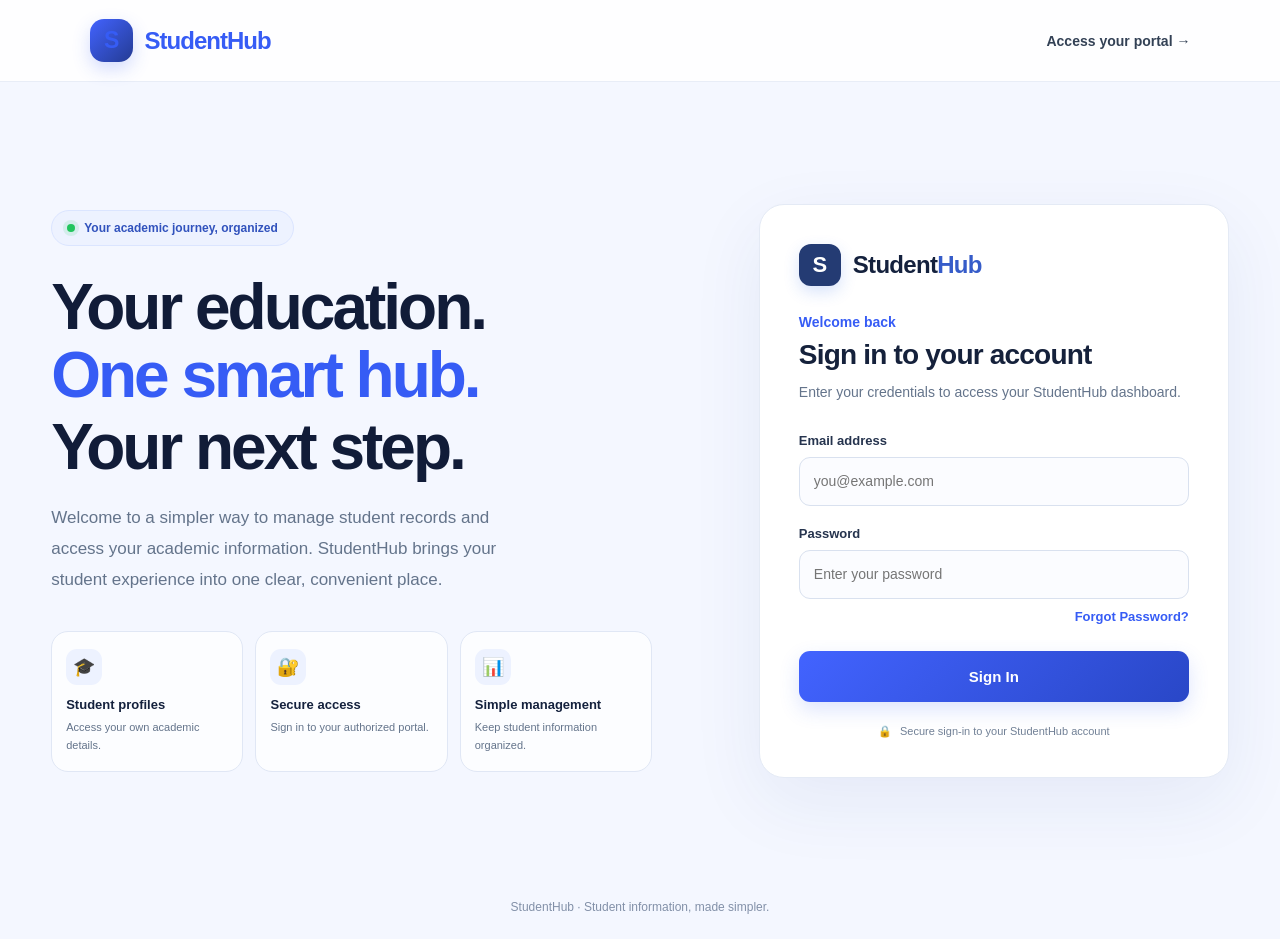
<file: student-management-frontend/index.html>
<!doctype html>
<html lang="en">
  <head>
    <meta charset="UTF-8" />
    <meta name="viewport" content="width=device-width, initial-scale=1.0" />
    <title>StudentHub | Welcome Back</title>
    <link rel="stylesheet" href="css/style.css" />

    <style>
      :root {
        --navy: #172554;
        --blue: #365cf5;
        --muted: #64748b;
        --line: #e2e8f0;
      }

      * {
        box-sizing: border-box;
      }

      body {
        margin: 0;
        min-height: 100vh;
        background: #f4f7ff;
        color: #14213d;
        font-family: Inter, "Segoe UI", Arial, sans-serif;
      }

      a {
        text-decoration: none;
      }

      .site-header {
        height: 82px;
        padding: 0 7%;
        display: flex;
        align-items: center;
        justify-content: space-between;
        background: rgba(255, 255, 255, 0.92);
        border-bottom: 1px solid #e8edf7;
      }

      .site-logo {
        display: flex;
        align-items: center;
        gap: 12px;
        color: #14213d;
        font-size: 24px;
        font-weight: 800;
        letter-spacing: -1px;
      }

      .site-logo span {
        color: var(--blue);
      }

      .logo-mark {
        width: 43px;
        height: 43px;
        display: grid;
        place-items: center;
        border-radius: 14px;
        color: white;
        font-size: 23px;
        background: linear-gradient(135deg, #4263ff, #243b93);
        box-shadow: 0 7px 18px #365cf536;
      }

      .header-link {
        color: #334155;
        font-size: 14px;
        font-weight: 650;
      }

      .header-link:hover {
        color: var(--blue);
      }

      .page-layout {
        width: min(1250px, 92%);
        min-height: calc(100vh - 82px);
        margin: auto;
        padding: 55px 0;
        display: grid;
        grid-template-columns: 1.08fr 0.92fr;
        gap: 65px;
        align-items: center;
      }

      .welcome-panel {
        padding: 20px 0;
      }

      .trust-label {
        display: inline-flex;
        align-items: center;
        gap: 9px;
        padding: 10px 15px;
        border: 1px solid #dbe5ff;
        border-radius: 30px;
        background: #edf2ff;
        color: #3152bd;
        font-size: 12px;
        font-weight: 750;
      }

      .trust-dot {
        width: 8px;
        height: 8px;
        border-radius: 50%;
        background: #22c55e;
        box-shadow: 0 0 0 4px #22c55e20;
      }

      .hero-title {
        max-width: 650px;
        margin: 28px 0 20px;
        color: #111c38;
        font-size: clamp(42px, 5vw, 67px);
        line-height: 1.06;
        letter-spacing: -3px;
        font-weight: 850;
      }

      .animated-words {
        display: block;
        min-height: 1.12em;
        color: var(--blue);
        overflow: hidden;
      }

      .animated-words span {
        display: block;
        animation: wordCycle 9s infinite;
      }

      @keyframes wordCycle {
        0%,
        26% {
          transform: translateY(0);
          opacity: 1;
        }
        30%,
        32% {
          transform: translateY(-18px);
          opacity: 0;
        }
        34%,
        60% {
          transform: translateY(0);
          opacity: 1;
        }
        64%,
        66% {
          transform: translateY(-18px);
          opacity: 0;
        }
        68%,
        94% {
          transform: translateY(0);
          opacity: 1;
        }
        98%,
        100% {
          transform: translateY(-18px);
          opacity: 0;
        }
      }

      .hero-description {
        max-width: 490px;
        margin: 0;
        color: var(--muted);
        font-size: 17px;
        line-height: 1.85;
      }

      .feature-list {
        display: grid;
        grid-template-columns: repeat(3, minmax(0, 1fr));
        gap: 12px;
        margin-top: 35px;
      }

      .feature-card {
        min-height: 118px;
        padding: 17px 14px;
        border: 1px solid #e0e7f5;
        border-radius: 17px;
        background: rgba(255, 255, 255, 0.78);
        transition:
          transform 0.2s,
          box-shadow 0.2s;
      }

      .feature-card:hover {
        transform: translateY(-5px);
        box-shadow: 0 14px 30px #1725540d;
      }

      .feature-icon {
        width: 36px;
        height: 36px;
        display: grid;
        place-items: center;
        margin-bottom: 12px;
        border-radius: 11px;
        background: #edf2ff;
        font-size: 18px;
      }

      .feature-card strong {
        display: block;
        margin-bottom: 5px;
        font-size: 13px;
      }

      .feature-card small {
        color: var(--muted);
        font-size: 11px;
        line-height: 1.5;
      }

      .login-panel {
        width: 100%;
        max-width: 470px;
        justify-self: end;
        padding: 39px;
        border: 1px solid #e4eaf5;
        border-radius: 25px;
        background: #ffffff;
        box-shadow: 0 24px 75px #1e3a8a12;
      }

      .login-panel .brand {
        margin-bottom: 28px;
      }

      .login-panel .subtitle {
        margin-bottom: 9px;
        color: var(--blue);
        font-size: 14px;
        font-weight: 700;
      }

      .login-panel h2 {
        margin: 0 0 10px;
        color: #15213b;
        font-size: 28px;
        letter-spacing: -0.8px;
      }

      .login-panel .description {
        margin-bottom: 28px;
        color: var(--muted);
        font-size: 14px;
        line-height: 1.7;
      }

      .login-panel .form-group {
        margin-bottom: 20px;
      }

      .login-panel label {
        display: block;
        margin-bottom: 9px;
        color: #26344e;
        font-size: 13px;
        font-weight: 700;
      }

      .login-panel input {
        width: 100%;
        min-height: 49px;
        padding: 13px 14px;
        border: 1px solid #d9e1ef;
        border-radius: 11px;
        outline: none;
        background: #fbfcff;
        color: #14213d;
        font: inherit;
        font-size: 14px;
        transition:
          border-color 0.2s,
          box-shadow 0.2s;
      }

      .login-panel input:focus {
        border-color: var(--blue);
        box-shadow: 0 0 0 4px #365cf51a;
        background: #fff;
      }

      .forgot-link {
        display: block;
        margin-top: 10px;
        text-align: right;
        color: var(--blue);
        font-size: 13px;
        font-weight: 650;
      }

      .forgot-link:hover,
      .auth-footer a:hover {
        text-decoration: underline;
      }

      .login-panel .primary-button {
        width: 100%;
        min-height: 51px;
        margin-top: 7px;
        border: 0;
        border-radius: 11px;
        background: linear-gradient(135deg, #4263ff, #2947c7);
        color: white;
        font-size: 15px;
        font-weight: 750;
        cursor: pointer;
        box-shadow: 0 8px 20px #365cf52b;
        transition:
          transform 0.2s,
          box-shadow 0.2s;
      }

      .login-panel .primary-button:hover {
        transform: translateY(-2px);
        box-shadow: 0 12px 25px #365cf53b;
      }

      .login-panel .primary-button:disabled {
        opacity: 0.7;
        cursor: wait;
        transform: none;
      }

      .login-panel .message {
        font-size: 13px;
        line-height: 1.5;
      }

      .login-panel .auth-footer {
        margin: 24px 0 0;
        text-align: center;
        color: var(--muted);
        font-size: 13px;
      }

      .login-panel .auth-footer a {
        color: var(--blue);
        font-weight: 750;
      }

      .security-note {
        display: flex;
        align-items: center;
        justify-content: center;
        gap: 8px;
        margin-top: 23px;
        color: #718096;
        font-size: 11px;
      }

      .bottom-note {
        padding: 0 20px 25px;
        text-align: center;
        color: #8290a8;
        font-size: 12px;
      }

      @media (max-width: 950px) {
        .page-layout {
          grid-template-columns: 1fr;
          gap: 35px;
          max-width: 650px;
          padding: 38px 0;
        }

        .welcome-panel {
          padding: 0;
        }

        .hero-title {
          max-width: 620px;
          font-size: clamp(40px, 8vw, 60px);
        }

        .hero-description {
          max-width: 600px;
        }

        .login-panel {
          justify-self: center;
          max-width: 560px;
        }

        .feature-list {
          margin-top: 25px;
        }
      }

      @media (max-width: 520px) {
        .site-header {
          height: 70px;
          padding: 0 5%;
        }

        .site-logo {
          font-size: 21px;
        }

        .logo-mark {
          width: 38px;
          height: 38px;
        }

        .page-layout {
          width: 90%;
          padding: 30px 0;
          gap: 30px;
        }

        .hero-title {
          margin-top: 22px;
          font-size: 43px;
          letter-spacing: -2px;
        }

        .hero-description {
          font-size: 15px;
        }

        .feature-list {
          gap: 8px;
        }

        .feature-card {
          padding: 13px 10px;
          min-height: 110px;
        }

        .feature-card strong {
          font-size: 12px;
        }

        .feature-card small {
          font-size: 10px;
        }

        .login-panel {
          padding: 26px 21px;
          border-radius: 20px;
        }

        .login-panel h2 {
          font-size: 25px;
        }
      }

      @media (prefers-reduced-motion: reduce) {
        *,
        *::before,
        *::after {
          animation-duration: 0.01ms !important;
          animation-iteration-count: 1 !important;
          scroll-behavior: auto !important;
          transition-duration: 0.01ms !important;
        }
      }
    </style>
  </head>

  <body>
    <header class="site-header">
      <a class="site-logo" href="home.html" aria-label="StudentHub home">
        <span class="logo-mark">S</span>
        <span>Student<span>Hub</span></span>
      </a>

      <a class="header-link" href="#login">Access your portal →</a>
    </header>

    <main class="page-layout">
      <section class="welcome-panel">
        <div class="trust-label">
          <span class="trust-dot"></span>
          Your academic journey, organized
        </div>

        <h1 class="hero-title">
          Your education.
          <span class="animated-words">
            <span>One smart hub.</span>
          </span>
          Your next step.
        </h1>

        <p class="hero-description">
          Welcome to a simpler way to manage student records and access your
          academic information. StudentHub brings your student experience into
          one clear, convenient place.
        </p>

        <div class="feature-list">
          <article class="feature-card">
            <div class="feature-icon">🎓</div>
            <strong>Student profiles</strong>
            <small>Access your own academic details.</small>
          </article>

          <article class="feature-card">
            <div class="feature-icon">🔐</div>
            <strong>Secure access</strong>
            <small>Sign in to your authorized portal.</small>
          </article>

          <article class="feature-card">
            <div class="feature-icon">📊</div>
            <strong>Simple management</strong>
            <small>Keep student information organized.</small>
          </article>
        </div>
      </section>

      <section class="login-panel" id="login">
        <div class="brand">
          <div class="brand-icon">S</div>
          <h1>Student<span>Hub</span></h1>
        </div>

        <p class="subtitle">Welcome back</p>
        <h2>Sign in to your account</h2>
        <p class="description">
          Enter your credentials to access your StudentHub dashboard.
        </p>

        <form id="loginForm">
          <div class="form-group">
            <label for="email">Email address</label>
            <input
              type="email"
              id="email"
              name="email"
              placeholder="you@example.com"
              autocomplete="username"
              required
            />
          </div>

          <div class="form-group">
            <label for="password">Password</label>
            <input
              type="password"
              id="password"
              name="password"
              placeholder="Enter your password"
              autocomplete="current-password"
              required
            />

            <a class="forgot-link" href="pages/forgot-password.html">
              Forgot Password?
            </a>
          </div>

          <p id="message" class="message" role="alert" aria-live="polite"></p>

          <button type="submit" id="loginButton" class="primary-button">
            Sign In
          </button>
        </form>

        <!-- <p class="auth-footer">
          Don't have an account?
          <a href="register.html">Create one</a>
        </p> -->

        <div class="security-note">
          <span>🔒</span>
          Secure sign-in to your StudentHub account
        </div>
      </section>
    </main>

    <footer class="bottom-note">
      StudentHub · Student information, made simpler.
    </footer>

    <script src="js/api.js"></script>
    <script src="js/auth.js"></script>
  </body>
</html>
</file>
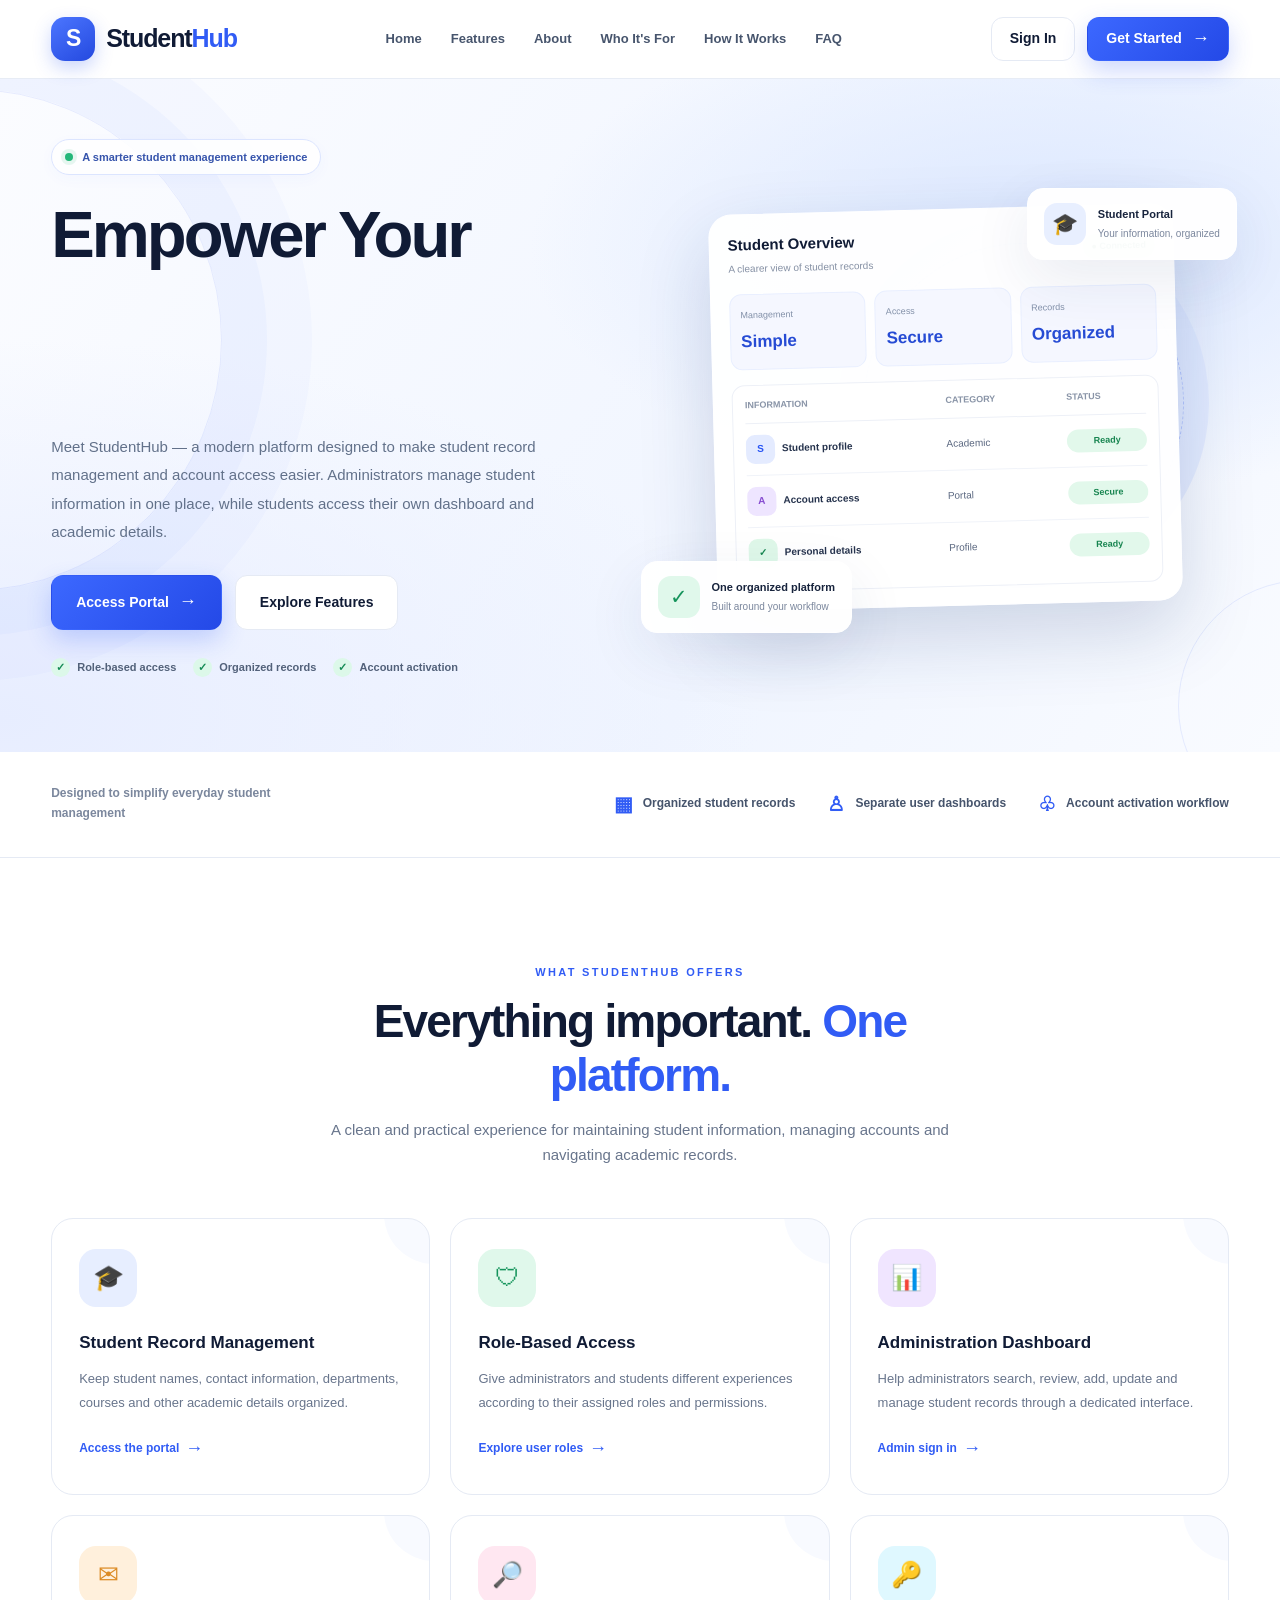
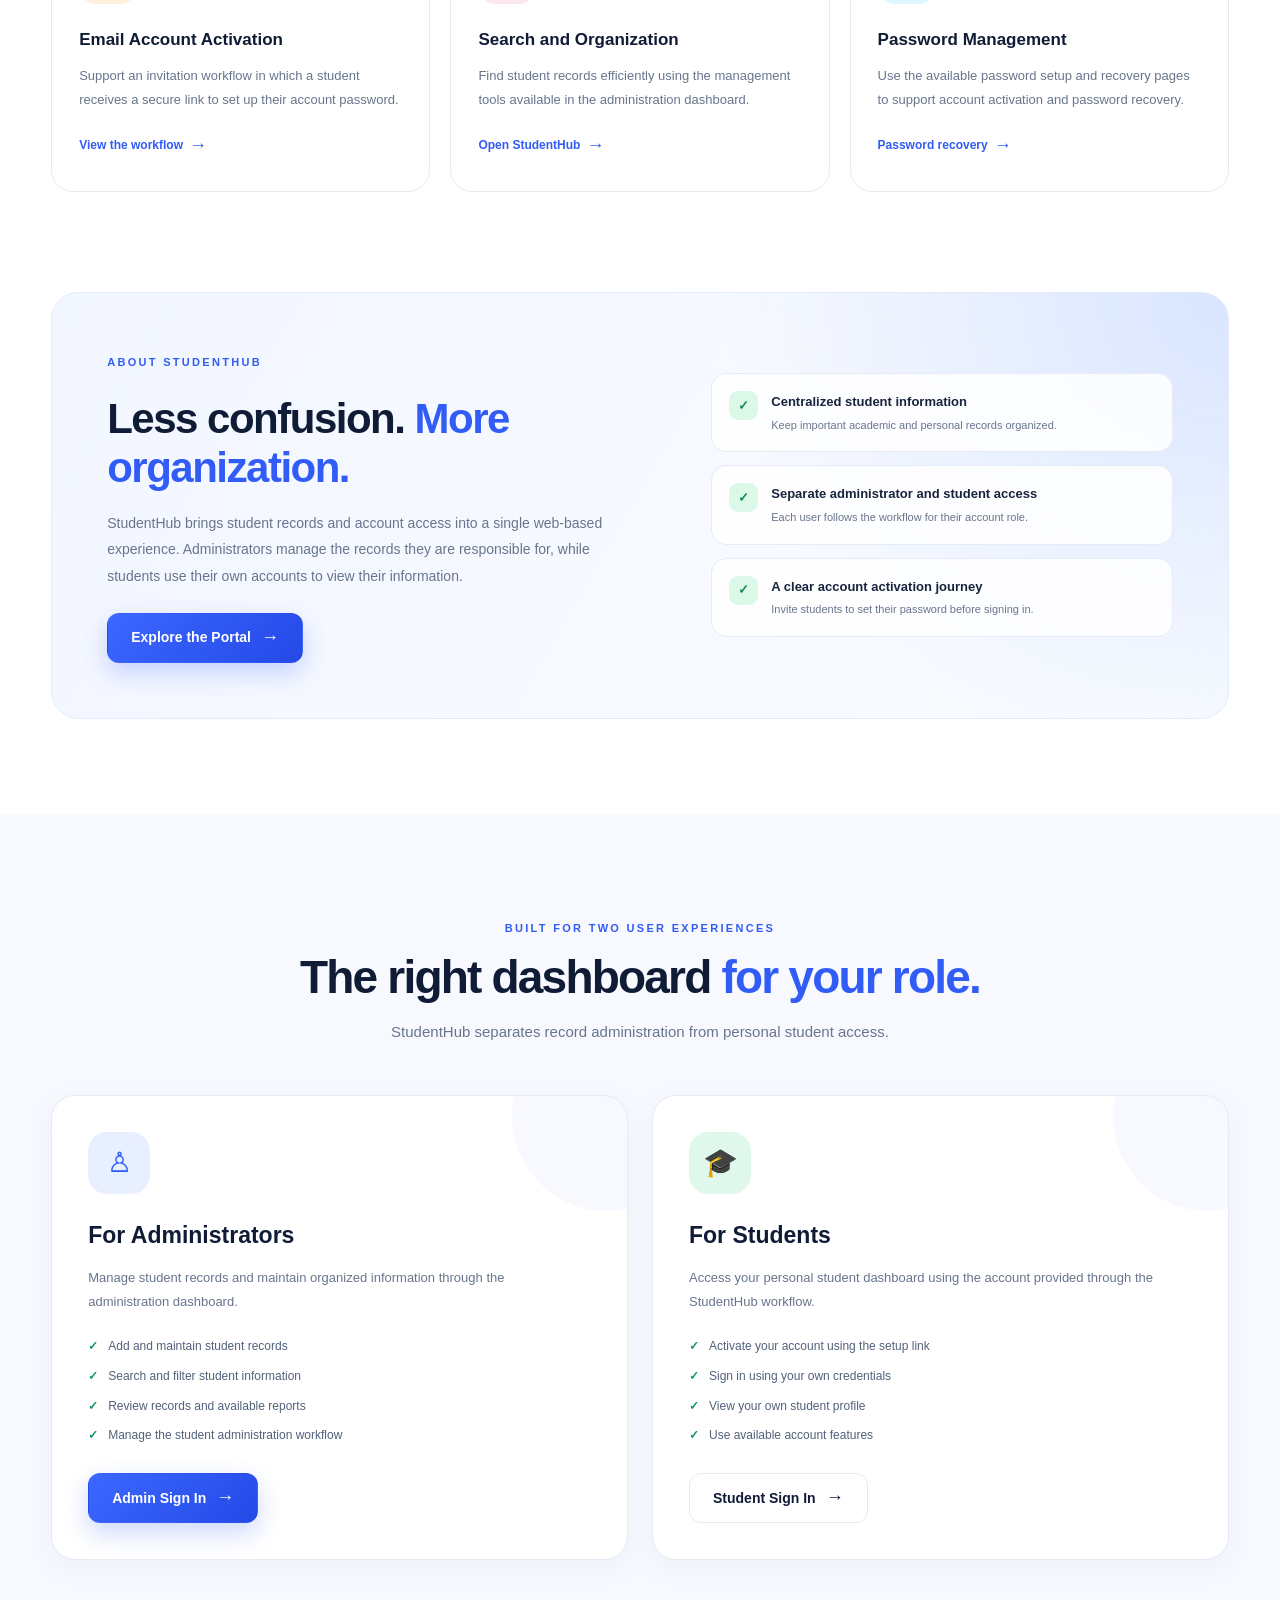
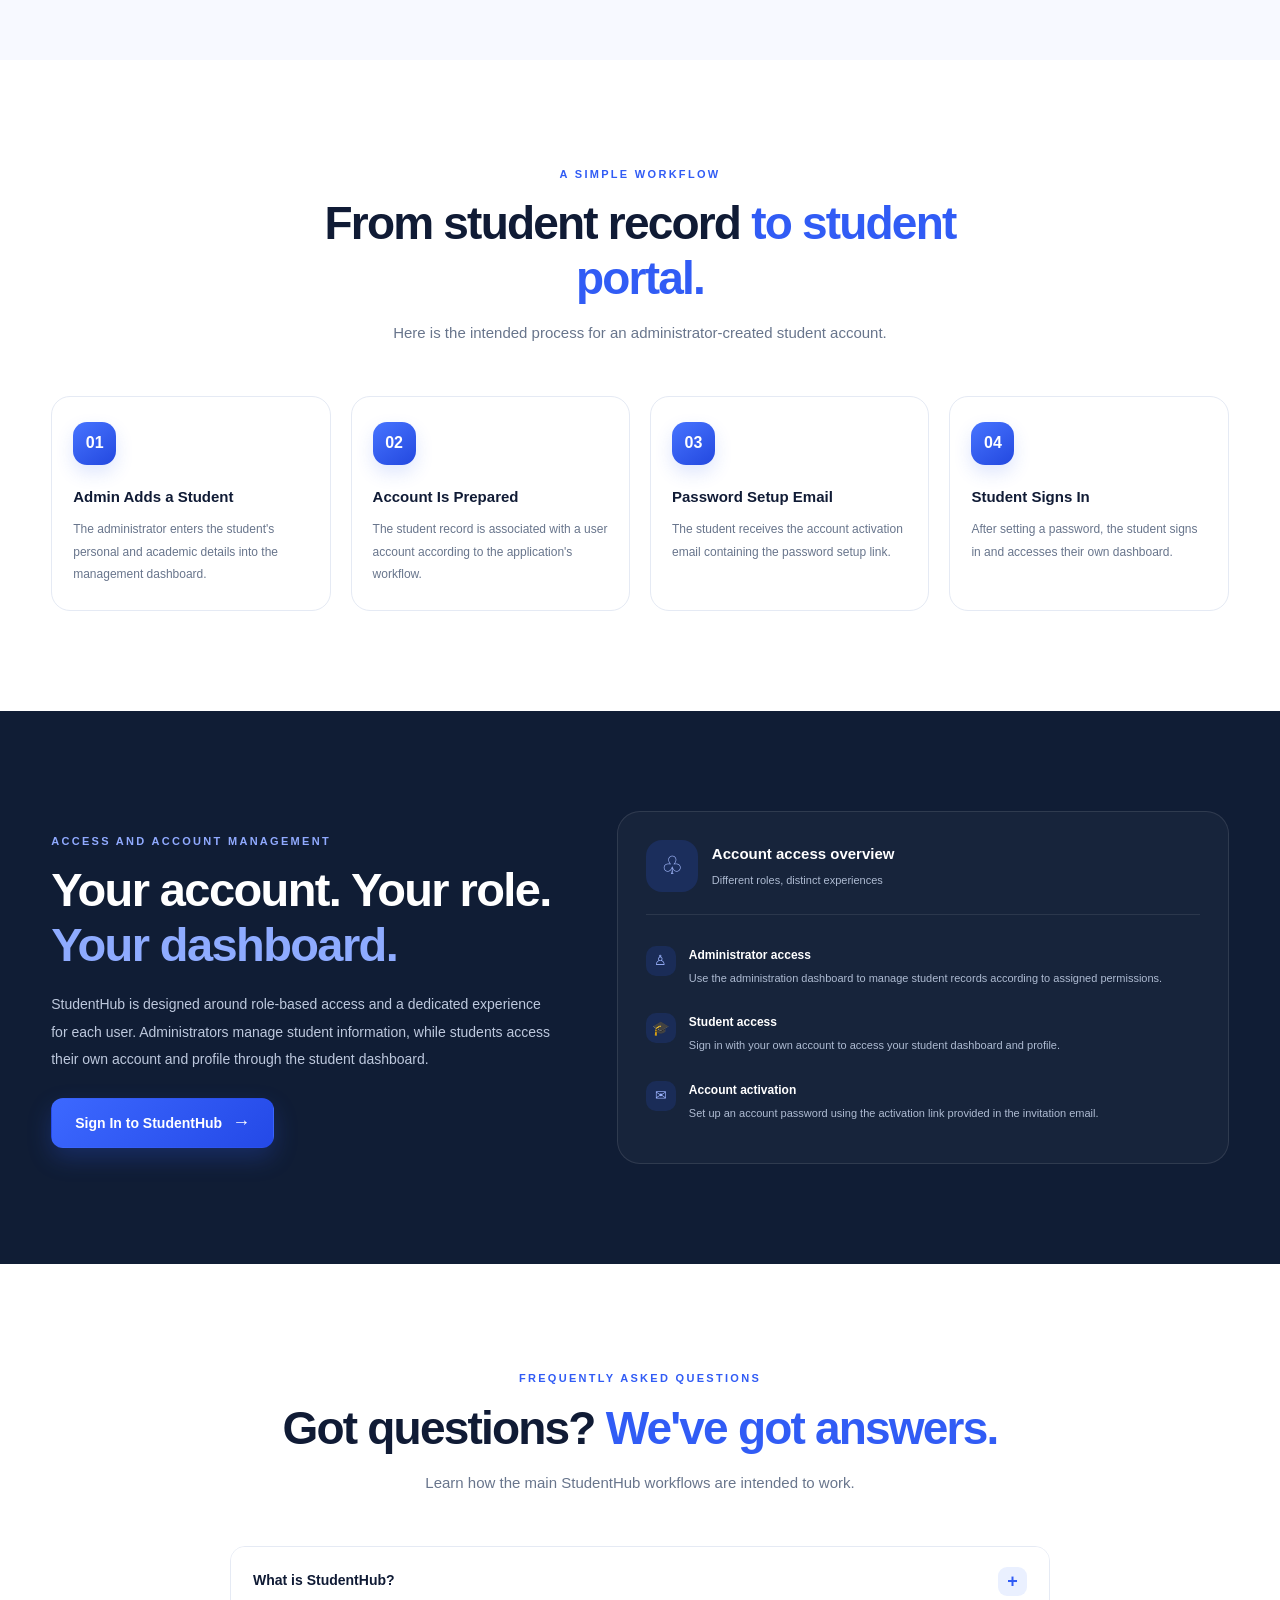
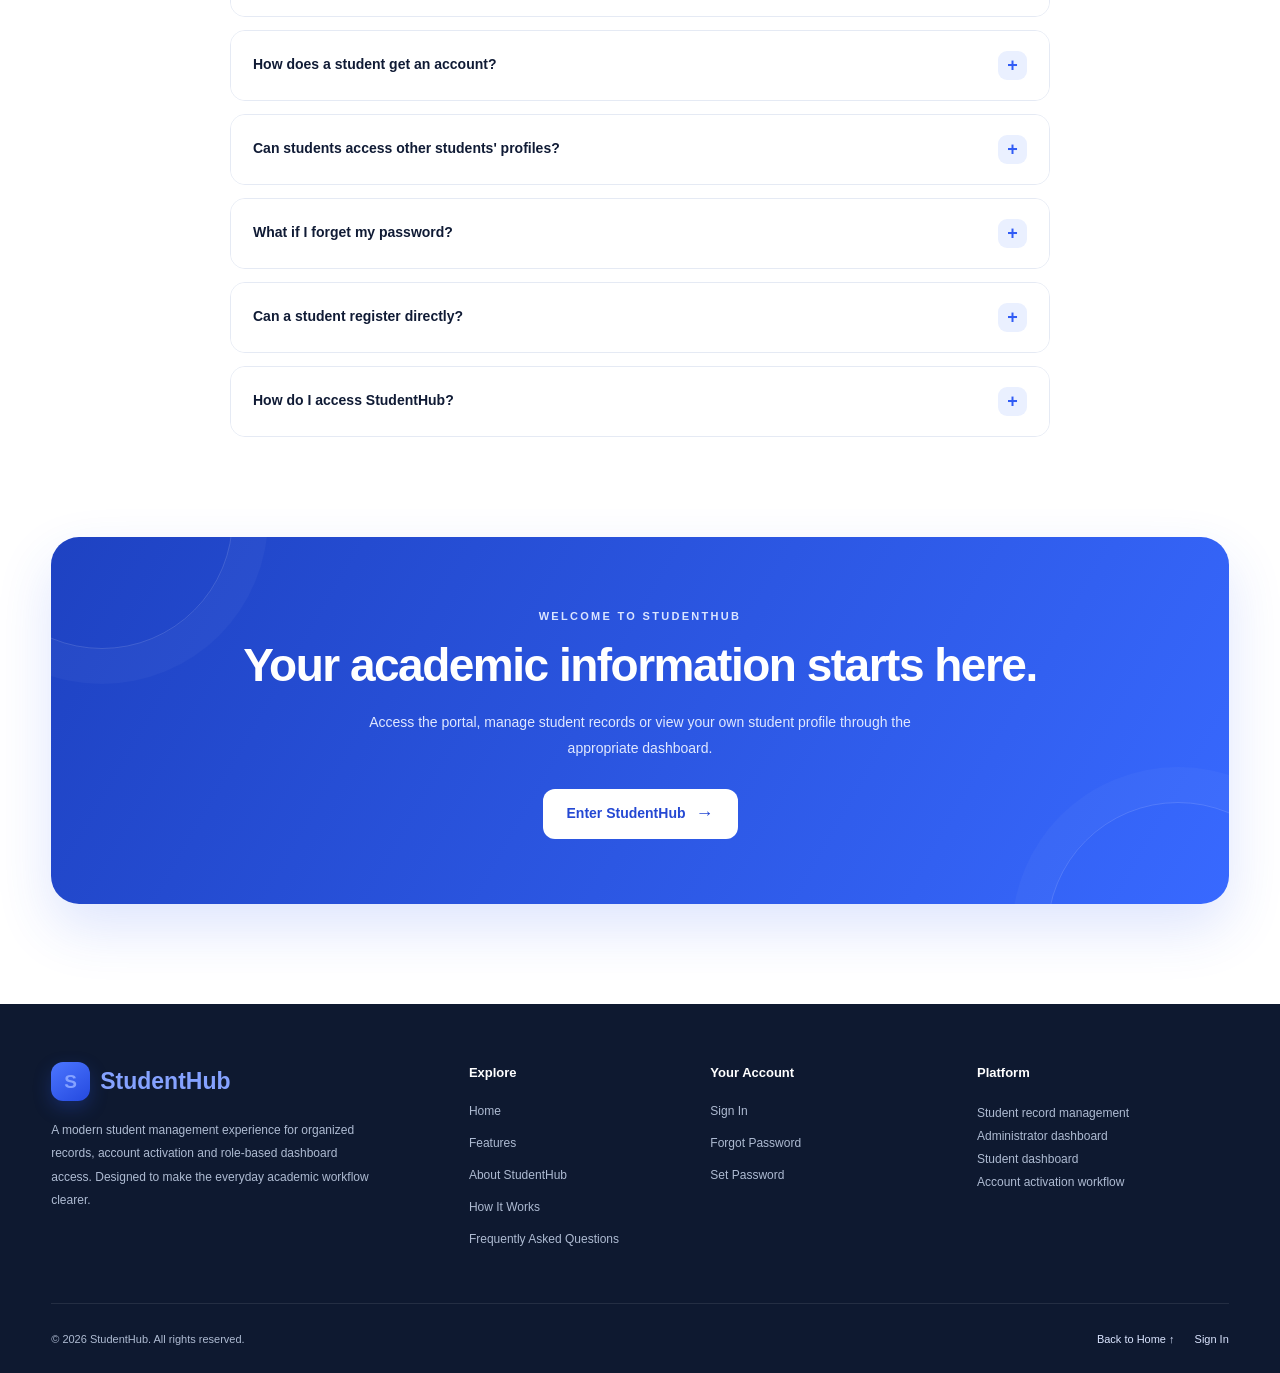
<file: student-management-frontend/home.html>
<!DOCTYPE html>
<html lang="en">
<head>
  <meta charset="UTF-8">
  <meta name="viewport" content="width=device-width, initial-scale=1.0">
  <meta name="description" content="StudentHub is a student management platform for organized records, secure student accounts and easy academic information access.">
  <meta name="theme-color" content="#f7f9ff">
  <title>StudentHub — Empower Your Academic Journey</title>

  <style>
    /* =========================================
       1. DESIGN SYSTEM
    ========================================= */

    :root {
      --primary: #315cf5;
      --primary-dark: #2144d4;
      --primary-light: #eaf0ff;
      --navy: #101b35;
      --text: #18243d;
      --muted: #68758c;
      --background: #f7f9ff;
      --white: #ffffff;
      --border: #e5eaf4;
      --green: #15985d;
      --shadow: 0 20px 60px rgba(31, 57, 116, 0.09);
      --radius: 22px;
      --max-width: 1200px;
    }

    * {
      margin: 0;
      padding: 0;
      box-sizing: border-box;
    }

    html {
      scroll-behavior: smooth;
      scroll-padding-top: 100px;
    }

    body {
      font-family: Inter, "Segoe UI", Arial, sans-serif;
      color: var(--text);
      background: var(--white);
      line-height: 1.65;
      overflow-x: hidden;
    }

    body.menu-open {
      overflow: hidden;
    }

    a {
      color: inherit;
      text-decoration: none;
    }

    button {
      font: inherit;
    }

    button, a {
      -webkit-tap-highlight-color: transparent;
    }

    button:focus-visible,
    a:focus-visible {
      outline: 3px solid #86a3ff;
      outline-offset: 4px;
    }

    img, svg {
      max-width: 100%;
    }

    .container {
      width: min(var(--max-width), 92%);
      margin-inline: auto;
    }

    .section {
      padding: 100px 0;
    }

    .section-heading {
      max-width: 720px;
      text-align: center;
      margin: 0 auto 50px;
    }

    .section-label {
      display: inline-block;
      color: var(--primary);
      font-size: 11px;
      font-weight: 850;
      text-transform: uppercase;
      letter-spacing: 2.3px;
      margin-bottom: 13px;
    }

    .section-heading h2 {
      font-size: clamp(30px, 4vw, 46px);
      letter-spacing: -1.8px;
      line-height: 1.18;
      color: var(--navy);
      margin-bottom: 16px;
    }

    .section-heading p {
      max-width: 620px;
      margin: auto;
      color: var(--muted);
      font-size: 15px;
    }

    .blue-text {
      color: var(--primary);
    }

    .btn {
      min-height: 50px;
      display: inline-flex;
      justify-content: center;
      align-items: center;
      gap: 10px;
      padding: 0 23px;
      border-radius: 12px;
      border: 1px solid transparent;
      font-size: 14px;
      font-weight: 750;
      cursor: pointer;
      transition:
        transform .22s ease,
        box-shadow .22s ease,
        background .22s ease;
    }

    .btn:hover {
      transform: translateY(-3px);
    }

    .btn-primary {
      background: linear-gradient(135deg, #3c68ff, #2449e7);
      color: white;
      box-shadow: 0 10px 25px rgba(49, 92, 245, .24);
    }

    .btn-primary:hover {
      box-shadow: 0 15px 32px rgba(49, 92, 245, .32);
    }

    .btn-secondary {
      background: white;
      color: var(--navy);
      border-color: var(--border);
    }

    .btn-secondary:hover {
      border-color: #c5d3ff;
      box-shadow: 0 8px 22px rgba(31, 57, 116, .07);
    }

    .arrow {
      display: inline-block;
      font-size: 18px;
      transition: transform .2s;
    }

    .btn:hover .arrow {
      transform: translateX(4px);
    }

    /* =========================================
       2. NAVIGATION BAR
    ========================================= */

    .header {
      position: sticky;
      top: 0;
      z-index: 100;
      background: rgba(255, 255, 255, .94);
      backdrop-filter: blur(18px);
      border-bottom: 1px solid rgba(229, 234, 244, .9);
    }

    .navbar {
      min-height: 78px;
      display: flex;
      align-items: center;
      justify-content: space-between;
      gap: 24px;
    }

    .brand {
      display: inline-flex;
      align-items: center;
      gap: 11px;
      font-size: 25px;
      font-weight: 900;
      letter-spacing: -1.1px;
      white-space: nowrap;
    }

    .brand-icon {
      width: 44px;
      height: 44px;
      display: grid;
      place-items: center;
      border-radius: 14px;
      color: white;
      background: linear-gradient(145deg, #4c76ff, #2449df);
      box-shadow: 0 7px 18px rgba(49, 92, 245, .25);
      font-size: 23px;
      font-weight: 900;
    }

    .brand-name {
      color: var(--navy);
    }

    .brand-name span {
      color: var(--primary);
    }

    .nav-links {
      display: flex;
      align-items: center;
      gap: 29px;
    }

    .nav-links a {
      position: relative;
      color: #47556d;
      font-size: 13px;
      font-weight: 700;
      transition: color .2s;
    }

    .nav-links a::after {
      content: "";
      position: absolute;
      bottom: -8px;
      left: 0;
      width: 0;
      height: 2px;
      background: var(--primary);
      transition: width .2s;
    }

    .nav-links a:hover {
      color: var(--primary);
    }

    .nav-links a:hover::after {
      width: 100%;
    }

    .nav-actions {
      display: flex;
      align-items: center;
      gap: 12px;
    }

    .nav-actions .btn {
      min-height: 44px;
      padding-inline: 18px;
    }

    .menu-toggle {
      display: none;
      width: 45px;
      height: 45px;
      border: 1px solid var(--border);
      background: white;
      border-radius: 12px;
      color: var(--navy);
      font-size: 23px;
      cursor: pointer;
    }

    /* =========================================
       3. HERO SECTION
    ========================================= */

    .hero {
      position: relative;
      isolation: isolate;
      overflow: hidden;
      background:
        radial-gradient(ellipse at 82% 25%, #dbe7ff 0, transparent 35%),
        radial-gradient(ellipse at 0% 95%, #e7edff 0, transparent 42%),
        linear-gradient(125deg, #fbfcff, #f0f5ff 64%, #f9fbff);
    }

    .hero::before {
      content: "";
      position: absolute;
      z-index: -1;
      width: 500px;
      height: 500px;
      border: 1px solid #315cf51a;
      border-radius: 50%;
      left: -280px;
      top: 10px;
      box-shadow:
        0 0 0 45px #315cf508,
        0 0 0 90px #315cf506;
    }

    .hero::after {
      content: "";
      position: absolute;
      z-index: -1;
      width: 250px;
      height: 250px;
      border: 1px solid #315cf51a;
      border-radius: 50%;
      right: -150px;
      bottom: -80px;
    }

    .hero-grid {
      min-height: 660px;
      display: grid;
      grid-template-columns: 1fr 1fr;
      align-items: center;
      gap: 45px;
      padding-top: 60px;
      padding-bottom: 75px;
    }

    .hero-content {
      position: relative;
      z-index: 2;
    }

    .hero-badge {
      display: inline-flex;
      align-items: center;
      gap: 9px;
      padding: 8px 13px;
      background: rgba(255, 255, 255, .85);
      border: 1px solid #dce5ff;
      border-radius: 99px;
      color: #3654ac;
      font-size: 11px;
      font-weight: 800;
      margin-bottom: 25px;
      box-shadow: 0 4px 15px #315cf508;
    }

    .badge-dot {
      width: 8px;
      height: 8px;
      background: #24b779;
      border-radius: 50%;
      box-shadow: 0 0 0 4px #24b7791c;
    }

    .hero h1 {
      color: #101b35;
      font-size: clamp(43px, 5.1vw, 68px);
      line-height: 1.06;
      letter-spacing: -3px;
      margin-bottom: 23px;
    }

    .hero-static-line {
      display: block;
    }

    /* Animated headline */

    .headline-rotator {
      display: grid;
      width: 100%;
      min-height: 2.15em;
      overflow: hidden;
      color: var(--primary);
    }

    .headline-word {
      grid-area: 1 / 1;
      align-self: start;
      opacity: 0;
      transform: translateY(25px);
      animation: headlineCycle 16s infinite;
      overflow-wrap: anywhere;
    }

    .headline-word:nth-child(2) {
      animation-delay: 4s;
    }

    .headline-word:nth-child(3) {
      animation-delay: 8s;
    }

    .headline-word:nth-child(4) {
      animation-delay: 12s;
    }

    @keyframes headlineCycle {
      0% {
        opacity: 0;
        transform: translateY(25px);
      }

      5%, 20% {
        opacity: 1;
        transform: translateY(0);
      }

      25%, 100% {
        opacity: 0;
        transform: translateY(-25px);
      }
    }

    .hero-description {
      max-width: 535px;
      color: #62718a;
      font-size: 15px;
      line-height: 1.9;
      margin-bottom: 28px;
    }

    .hero-buttons {
      display: flex;
      flex-wrap: wrap;
      gap: 13px;
    }

    .hero-buttons .btn {
      min-height: 55px;
      padding-inline: 24px;
    }

    .hero-trust {
      display: flex;
      flex-wrap: wrap;
      gap: 17px;
      margin-top: 28px;
    }

    .trust-item {
      display: inline-flex;
      align-items: center;
      gap: 7px;
      color: #52617a;
      font-size: 11px;
      font-weight: 700;
    }

    .trust-check {
      width: 19px;
      height: 19px;
      display: grid;
      place-items: center;
      color: #148b54;
      background: #dcf8e9;
      border-radius: 50%;
      font-size: 11px;
    }

    /* =========================================
       4. DASHBOARD ILLUSTRATION
    ========================================= */

    .hero-visual {
      position: relative;
      min-height: 470px;
      display: grid;
      place-items: center;
    }

    .visual-circle {
      position: absolute;
      width: 370px;
      height: 370px;
      right: 20px;
      top: 45px;
      border-radius: 50%;
      background: linear-gradient(140deg, #cadcff, #e9efff);
    }

    .visual-circle::after {
      content: "";
      position: absolute;
      inset: 25px;
      border: 1px dashed #315cf544;
      border-radius: 50%;
    }

    .dashboard-window {
      position: relative;
      z-index: 2;
      width: min(100%, 465px);
      padding: 18px;
      background: rgba(255, 255, 255, .97);
      border: 1px solid white;
      border-radius: 23px;
      box-shadow: 0 30px 75px rgba(27, 54, 112, .18);
      transform: rotate(-1.5deg);
      animation: dashboardFloat 6s ease-in-out infinite;
    }

    @keyframes dashboardFloat {
      0%, 100% { transform: translateY(0) rotate(-1.5deg); }
      50% { transform: translateY(-8px) rotate(-1deg); }
    }

    .window-top {
      display: flex;
      align-items: center;
      justify-content: space-between;
      gap: 12px;
      padding-bottom: 17px;
    }

    .window-heading {
      font-size: 15px;
      font-weight: 850;
      color: var(--navy);
    }

    .window-subtitle {
      color: #8590a4;
      font-size: 10px;
      margin-top: 3px;
    }

    .connected-pill {
      padding: 5px 9px;
      border-radius: 99px;
      background: #e2f8eb;
      color: #16844f;
      font-size: 9px;
      font-weight: 850;
      white-space: nowrap;
    }

    .window-stats {
      display: grid;
      grid-template-columns: repeat(3, 1fr);
      gap: 9px;
      margin-bottom: 15px;
    }

    .window-stat {
      min-width: 0;
      padding: 13px 10px;
      border-radius: 12px;
      border: 1px solid #e9efff;
      background: #f5f7ff;
    }

    .window-stat small {
      display: block;
      color: #8290a8;
      font-size: 9px;
      margin-bottom: 5px;
    }

    .window-stat strong {
      color: #264bd4;
      font-size: 17px;
      overflow-wrap: anywhere;
    }

    .window-table {
      padding: 12px;
      background: white;
      border: 1px solid #edf0f7;
      border-radius: 13px;
    }

    .table-row {
      display: grid;
      grid-template-columns: 1.45fr .85fr .6fr;
      align-items: center;
      gap: 8px;
    }

    .table-head {
      padding-bottom: 10px;
      border-bottom: 1px solid #edf0f7;
      color: #8994a7;
      font-size: 9px;
      font-weight: 850;
      text-transform: uppercase;
    }

    .table-data {
      padding: 11px 0;
      color: #5b6880;
      font-size: 10px;
    }

    .table-data + .table-data {
      border-top: 1px solid #f0f3f9;
    }

    .student-cell {
      display: flex;
      align-items: center;
      gap: 7px;
      min-width: 0;
      color: #26334d;
      font-weight: 750;
    }

    .student-avatar {
      width: 29px;
      height: 29px;
      flex: 0 0 29px;
      display: grid;
      place-items: center;
      border-radius: 9px;
      color: #2855f5;
      background: #e4ebff;
      font-weight: 900;
    }

    .student-cell span:last-child {
      overflow-wrap: anywhere;
    }

    .table-status {
      padding: 4px 5px;
      text-align: center;
      border-radius: 99px;
      color: #16844f;
      background: #e2f8eb;
      font-size: 9px;
      font-weight: 800;
    }

    .floating-card {
      position: absolute;
      z-index: 4;
      display: flex;
      align-items: center;
      gap: 12px;
      padding: 14px 16px;
      border: 1px solid #ffffff;
      border-radius: 16px;
      background: rgba(255, 255, 255, .97);
      box-shadow: var(--shadow);
      animation: floatCard 5s ease-in-out infinite;
    }

    .floating-card.top {
      top: 15px;
      right: -8px;
    }

    .floating-card.bottom {
      bottom: 10px;
      left: -22px;
      animation-delay: -2.5s;
    }

    @keyframes floatCard {
      0%, 100% { transform: translateY(0); }
      50% { transform: translateY(-7px); }
    }

    .floating-icon {
      width: 42px;
      height: 42px;
      flex: 0 0 42px;
      display: grid;
      place-items: center;
      border-radius: 13px;
      color: #2855f5;
      background: #e8efff;
      font-size: 21px;
    }

    .floating-card strong {
      display: block;
      font-size: 11px;
    }

    .floating-card small {
      display: block;
      color: #7b879d;
      font-size: 10px;
      margin-top: 3px;
    }

    /* =========================================
       5. TRUST STRIP
    ========================================= */

    .trust-strip {
      border-bottom: 1px solid var(--border);
      background: white;
    }

    .trust-strip-inner {
      min-height: 105px;
      display: flex;
      align-items: center;
      justify-content: space-between;
      gap: 25px;
    }

    .trust-strip-title {
      max-width: 230px;
      color: #7b879d;
      font-size: 12px;
      font-weight: 750;
    }

    .trust-points {
      display: flex;
      flex-wrap: wrap;
      gap: 32px;
    }

    .trust-point {
      display: flex;
      align-items: center;
      gap: 10px;
      color: #46546c;
      font-size: 12px;
      font-weight: 750;
    }

    .trust-point span {
      color: var(--primary);
      font-size: 20px;
    }

    /* =========================================
       6. FEATURES
    ========================================= */

    .features-section {
      background: white;
    }

    .feature-grid {
      display: grid;
      grid-template-columns: repeat(3, 1fr);
      gap: 20px;
    }

    .feature-card {
      position: relative;
      overflow: hidden;
      padding: 30px 27px;
      border: 1px solid var(--border);
      border-radius: var(--radius);
      background: white;
      transition:
        transform .25s ease,
        box-shadow .25s ease,
        border-color .25s ease;
    }

    .feature-card::after {
      content: "";
      position: absolute;
      width: 100px;
      height: 100px;
      right: -55px;
      top: -55px;
      border-radius: 50%;
      background: #315cf508;
      transition: transform .3s;
    }

    .feature-card:hover {
      transform: translateY(-7px);
      border-color: #cbd8ff;
      box-shadow: var(--shadow);
    }

    .feature-card:hover::after {
      transform: scale(2.5);
    }

    .feature-icon {
      width: 58px;
      height: 58px;
      display: grid;
      place-items: center;
      border-radius: 17px;
      font-size: 25px;
      margin-bottom: 22px;
    }

    .icon-blue {
      background: #e7eeff;
      color: #2855f5;
    }

    .icon-green {
      background: #e0f8eb;
      color: #15945b;
    }

    .icon-purple {
      background: #f0e5ff;
      color: #8c49d8;
    }

    .icon-orange {
      background: #fff0dc;
      color: #dc8b25;
    }

    .icon-pink {
      background: #ffe7f1;
      color: #d94683;
    }

    .icon-cyan {
      background: #dff8ff;
      color: #1689b5;
    }

    .feature-card h3 {
      color: var(--navy);
      font-size: 17px;
      margin-bottom: 10px;
    }

    .feature-card p {
      color: var(--muted);
      font-size: 13px;
      line-height: 1.85;
    }

    .feature-link {
      display: inline-flex;
      align-items: center;
      gap: 6px;
      color: var(--primary);
      font-size: 12px;
      font-weight: 800;
      margin-top: 19px;
    }

    /* =========================================
       7. HIGHLIGHT BANNER
    ========================================= */

    .highlight-section {
      padding: 0 0 95px;
    }

    .highlight-banner {
      position: relative;
      overflow: hidden;
      display: grid;
      grid-template-columns: 1.1fr .9fr;
      align-items: center;
      gap: 40px;
      padding: 55px;
      border: 1px solid #e2eaff;
      border-radius: 28px;
      background:
        radial-gradient(circle at 100% 0%, #d9e5ff 0, transparent 40%),
        linear-gradient(120deg, #f2f6ff, #fafcff);
    }

    .highlight-copy h2 {
      color: var(--navy);
      font-size: clamp(29px, 3.5vw, 42px);
      line-height: 1.18;
      letter-spacing: -1.5px;
      margin: 10px 0 17px;
    }

    .highlight-copy p {
      max-width: 520px;
      color: var(--muted);
      font-size: 14px;
      line-height: 1.9;
    }

    .highlight-copy .btn {
      margin-top: 23px;
    }

    .highlight-list {
      display: grid;
      gap: 13px;
    }

    .highlight-item {
      display: flex;
      align-items: flex-start;
      gap: 13px;
      padding: 17px;
      background: rgba(255, 255, 255, .87);
      border: 1px solid #e5ebf7;
      border-radius: 15px;
    }

    .highlight-check {
      width: 29px;
      height: 29px;
      flex: 0 0 29px;
      display: grid;
      place-items: center;
      color: #148b54;
      background: #dcf8e9;
      border-radius: 9px;
      font-size: 13px;
      font-weight: 900;
    }

    .highlight-item strong {
      display: block;
      font-size: 13px;
      margin-bottom: 3px;
    }

    .highlight-item p {
      color: var(--muted);
      font-size: 11px;
      line-height: 1.7;
    }

    /* =========================================
       8. WHO USES STUDENTHUB?
    ========================================= */

    .roles-section {
      background: var(--background);
    }

    .roles-grid {
      display: grid;
      grid-template-columns: repeat(2, 1fr);
      gap: 24px;
    }

    .role-card {
      position: relative;
      overflow: hidden;
      padding: 36px;
      background: white;
      border: 1px solid var(--border);
      border-radius: 24px;
      box-shadow: 0 8px 30px #1b36700a;
    }

    .role-card::after {
      content: "";
      position: absolute;
      width: 190px;
      height: 190px;
      right: -75px;
      top: -75px;
      border-radius: 50%;
      background: #315cf509;
    }

    .role-icon {
      width: 62px;
      height: 62px;
      display: grid;
      place-items: center;
      border-radius: 19px;
      background: #e8efff;
      color: var(--primary);
      font-size: 28px;
      margin-bottom: 23px;
    }

    .role-card h3 {
      color: var(--navy);
      font-size: 23px;
      margin-bottom: 11px;
    }

    .role-card > p {
      max-width: 470px;
      color: var(--muted);
      font-size: 13px;
      line-height: 1.9;
    }

    .role-list {
      display: grid;
      gap: 10px;
      margin: 22px 0 27px;
      list-style: none;
    }

    .role-list li {
      display: flex;
      align-items: flex-start;
      gap: 10px;
      color: #52617a;
      font-size: 12px;
    }

    .role-list li span {
      color: var(--green);
      font-weight: 900;
    }

    .role-card .btn {
      position: relative;
      z-index: 2;
    }

    /* =========================================
       9. WORKFLOW
    ========================================= */

    .workflow-grid {
      display: grid;
      grid-template-columns: repeat(4, 1fr);
      gap: 20px;
    }

    .workflow-card {
      position: relative;
      padding: 25px 21px;
      border: 1px solid var(--border);
      border-radius: 19px;
      background: white;
    }

    .workflow-number {
      width: 43px;
      height: 43px;
      display: grid;
      place-items: center;
      color: white;
      background: linear-gradient(145deg, #4774ff, #2348df);
      border-radius: 14px;
      box-shadow: 0 8px 18px #315cf527;
      font-weight: 900;
      margin-bottom: 20px;
    }

    .workflow-card h3 {
      font-size: 15px;
      color: var(--navy);
      margin-bottom: 9px;
    }

    .workflow-card p {
      color: var(--muted);
      font-size: 12px;
      line-height: 1.85;
    }

    /* =========================================
       10. SECURITY SECTION
    ========================================= */

    .security-section {
      background: #101d35;
      color: white;
    }

    .security-grid {
      display: grid;
      grid-template-columns: .9fr 1.1fr;
      align-items: center;
      gap: 65px;
    }

    .security-copy .section-label {
      color: #90aaff;
    }

    .security-copy h2 {
      font-size: clamp(31px, 4vw, 47px);
      line-height: 1.16;
      letter-spacing: -1.6px;
      margin-bottom: 19px;
    }

    .security-copy p {
      color: #bdc8dd;
      font-size: 14px;
      line-height: 1.95;
    }

    .security-copy .btn {
      margin-top: 25px;
    }

    .security-panel {
      padding: 28px;
      border: 1px solid #ffffff1b;
      border-radius: 23px;
      background: #ffffff08;
    }

    .security-panel-head {
      display: flex;
      align-items: center;
      gap: 14px;
      padding-bottom: 22px;
      border-bottom: 1px solid #ffffff16;
      margin-bottom: 18px;
    }

    .security-shield {
      width: 52px;
      height: 52px;
      display: grid;
      place-items: center;
      background: #315cf52e;
      color: #a5bbff;
      border-radius: 16px;
      font-size: 25px;
    }

    .security-panel-head strong {
      display: block;
      font-size: 15px;
    }

    .security-panel-head small {
      display: block;
      color: #aebbd2;
      font-size: 11px;
      margin-top: 4px;
    }

    .security-point {
      display: flex;
      gap: 13px;
      align-items: flex-start;
      padding: 13px 0;
    }

    .security-point-icon {
      width: 30px;
      height: 30px;
      flex: 0 0 30px;
      display: grid;
      place-items: center;
      border-radius: 10px;
      color: #9db4ff;
      background: #315cf527;
      font-size: 14px;
    }

    .security-point strong {
      display: block;
      font-size: 12px;
      margin-bottom: 3px;
    }

    .security-point p {
      color: #aebbd2;
      font-size: 11px;
      line-height: 1.7;
    }

    /* =========================================
       11. FAQ
    ========================================= */

    .faq-section {
      background: white;
    }

    .faq-list {
      max-width: 820px;
      margin: auto;
      display: grid;
      gap: 13px;
    }

    .faq-item {
      border: 1px solid var(--border);
      border-radius: 15px;
      background: white;
      overflow: hidden;
    }

    .faq-question {
      width: 100%;
      display: flex;
      align-items: center;
      justify-content: space-between;
      gap: 20px;
      padding: 20px 22px;
      border: 0;
      background: white;
      color: var(--navy);
      text-align: left;
      font-size: 14px;
      font-weight: 800;
      cursor: pointer;
    }

    .faq-symbol {
      width: 29px;
      height: 29px;
      flex: 0 0 29px;
      display: grid;
      place-items: center;
      border-radius: 9px;
      background: var(--primary-light);
      color: var(--primary);
      font-size: 18px;
      transition: transform .2s;
    }

    .faq-item.active .faq-symbol {
      transform: rotate(45deg);
    }

    .faq-answer {
      display: none;
      padding: 0 22px 21px;
      color: var(--muted);
      font-size: 13px;
      line-height: 1.9;
    }

    .faq-item.active .faq-answer {
      display: block;
      animation: answerAppear .22s ease;
    }

    @keyframes answerAppear {
      from { opacity: 0; transform: translateY(-4px); }
      to { opacity: 1; transform: translateY(0); }
    }

    /* =========================================
       12. CALL TO ACTION
    ========================================= */

    .cta-section {
      padding: 0 0 100px;
    }

    .cta-banner {
      position: relative;
      overflow: hidden;
      padding: 65px 30px;
      border-radius: 28px;
      text-align: center;
      color: white;
      background: linear-gradient(120deg, #1e42c2, #3869ff);
      box-shadow: 0 24px 55px #315cf529;
    }

    .cta-banner::before,
    .cta-banner::after {
      content: "";
      position: absolute;
      width: 260px;
      height: 260px;
      border: 1px solid #ffffff24;
      border-radius: 50%;
    }

    .cta-banner::before {
      top: -150px;
      left: -80px;
      box-shadow: 0 0 0 35px #ffffff08;
    }

    .cta-banner::after {
      right: -80px;
      bottom: -160px;
      box-shadow: 0 0 0 35px #ffffff08;
    }

    .cta-content {
      position: relative;
      z-index: 1;
    }

    .cta-content .section-label {
      color: #dbe5ff;
    }

    .cta-content h2 {
      font-size: clamp(31px, 4vw, 46px);
      line-height: 1.2;
      letter-spacing: -1.5px;
      margin-bottom: 16px;
    }

    .cta-content p {
      max-width: 610px;
      margin: 0 auto 27px;
      color: #e0e8ff;
      font-size: 14px;
      line-height: 1.9;
    }

    .cta-content .btn {
      background: white;
      color: #2448d3;
    }

    /* =========================================
       13. FOOTER
    ========================================= */

    .footer {
      background: #0e1930;
      color: white;
    }

    .footer-grid {
      display: grid;
      grid-template-columns: 1.5fr .8fr .9fr 1fr;
      gap: 40px;
      padding: 58px 0 42px;
    }

    .footer-brand {
      display: inline-flex;
      align-items: center;
      gap: 10px;
      font-size: 23px;
      font-weight: 900;
      margin-bottom: 18px;
    }

    .footer-brand .brand-icon {
      width: 39px;
      height: 39px;
      border-radius: 12px;
      font-size: 19px;
    }

    .footer-brand span {
      color: #85a2ff;
    }

    .footer-about p {
      max-width: 330px;
      color: #aebbd2;
      font-size: 12px;
      line-height: 1.95;
    }

    .footer-column h3 {
      font-size: 13px;
      margin-bottom: 19px;
    }

    .footer-column a {
      display: block;
      width: fit-content;
      color: #aebbd2;
      font-size: 12px;
      margin-bottom: 12px;
      transition: color .2s;
    }

    .footer-column a:hover {
      color: white;
    }

    .footer-contact {
      color: #aebbd2;
      font-size: 12px;
      line-height: 1.9;
    }

    .footer-bottom {
      min-height: 70px;
      display: flex;
      justify-content: space-between;
      align-items: center;
      flex-wrap: wrap;
      gap: 15px;
      border-top: 1px solid #ffffff17;
      color: #aebbd2;
      font-size: 11px;
    }

    .footer-bottom-links {
      display: flex;
      gap: 20px;
    }

    .footer-bottom a {
      color: #dbe5ff;
    }

    .back-to-top {
      position: fixed;
      z-index: 50;
      right: 23px;
      bottom: 23px;
      width: 46px;
      height: 46px;
      display: grid;
      place-items: center;
      border: 0;
      border-radius: 14px;
      color: white;
      background: var(--primary);
      box-shadow: 0 8px 24px #315cf544;
      font-size: 21px;
      cursor: pointer;
      opacity: 0;
      visibility: hidden;
      transform: translateY(10px);
      transition: opacity .2s, visibility .2s, transform .2s;
    }

    .back-to-top.visible {
      opacity: 1;
      visibility: visible;
      transform: translateY(0);
    }

    /* =========================================
       14. RESPONSIVE DESIGN
    ========================================= */

    @media (max-width: 1050px) {
      .nav-links {
        gap: 18px;
      }

      .hero-grid {
        gap: 25px;
      }

      .hero h1 {
        font-size: clamp(43px, 5.2vw, 59px);
      }

      .visual-circle {
        width: 310px;
        height: 310px;
      }

      .feature-grid {
        grid-template-columns: repeat(2, 1fr);
      }

      .workflow-grid {
        grid-template-columns: repeat(2, 1fr);
      }

      .footer-grid {
        grid-template-columns: repeat(2, 1fr);
      }
    }

    @media (max-width: 780px) {
      .navbar {
        min-height: 70px;
      }

      .menu-toggle {
        display: grid;
        place-items: center;
      }

      .nav-links {
        position: fixed;
        top: 70px;
        left: 0;
        right: 0;
        bottom: 0;
        display: none;
        align-items: stretch;
        gap: 0;
        padding: 18px 5% 30px;
        background: white;
        overflow-y: auto;
      }

      .nav-links.open {
        display: flex;
        flex-direction: column;
      }

      .nav-links a {
        padding: 15px 3px;
        border-bottom: 1px solid var(--border);
        font-size: 15px;
      }

      .nav-links a::after {
        display: none;
      }

      .nav-actions .btn {
        min-height: 41px;
        padding-inline: 13px;
        font-size: 12px;
      }

      .hero-grid {
        grid-template-columns: 1fr;
        gap: 22px;
        padding-top: 55px;
        padding-bottom: 45px;
      }

      .hero h1 {
        font-size: clamp(43px, 8vw, 61px);
        letter-spacing: -2px;
      }

      .hero-description {
        font-size: 14px;
      }

      .hero-visual {
        min-height: 435px;
        margin: 0 12px;
      }

      .visual-circle {
        right: 10%;
      }

      .floating-card.top {
        right: -5px;
      }

      .floating-card.bottom {
        left: -5px;
      }

      .trust-strip-inner {
        padding: 24px 0;
        align-items: flex-start;
        flex-direction: column;
      }

      .trust-strip-title {
        max-width: none;
      }

      .trust-points {
        gap: 18px;
      }

      .section {
        padding: 72px 0;
      }

      .highlight-section {
        padding-bottom: 72px;
      }

      .highlight-banner {
        grid-template-columns: 1fr;
        padding: 35px;
        gap: 28px;
      }

      .security-grid {
        grid-template-columns: 1fr;
        gap: 35px;
      }

      .roles-grid {
        gap: 15px;
      }

      .role-card {
        padding: 25px;
      }

      .cta-section {
        padding-bottom: 72px;
      }

      .footer-grid {
        gap: 35px 25px;
      }
    }

    @media (max-width: 520px) {
      .container {
        width: 91%;
      }

      .brand {
        font-size: 21px;
      }

      .brand-icon {
        width: 39px;
        height: 39px;
      }

      .nav-actions .btn {
        padding-inline: 11px;
      }

      .hero-grid {
        padding-top: 42px;
      }

      .hero h1 {
        font-size: 43px;
      }

      .hero-badge {
        font-size: 10px;
      }

      .hero-buttons {
        flex-direction: column;
      }

      .hero-buttons .btn {
        width: 100%;
      }

      .hero-trust {
        gap: 10px;
      }

      .trust-item {
        font-size: 10px;
      }

      .hero-visual {
        min-height: 360px;
        margin: 0;
      }

      .dashboard-window {
        padding: 12px;
      }

      .visual-circle {
        width: 240px;
        height: 240px;
        top: 50px;
      }

      .window-stat {
        padding: 10px 7px;
      }

      .window-stat strong {
        font-size: 14px;
      }

      .window-table {
        padding: 9px;
      }

      .table-row {
        grid-template-columns: 1.35fr .65fr .58fr;
        gap: 5px;
      }

      .student-cell {
        font-size: 9px;
        gap: 5px;
      }

      .student-avatar {
        width: 23px;
        height: 23px;
        flex-basis: 23px;
      }

      .table-data {
        font-size: 9px;
      }

      .table-status {
        font-size: 8px;
        padding-inline: 3px;
      }

      .floating-card {
        gap: 8px;
        padding: 9px;
      }

      .floating-card.top {
        top: 0;
      }

      .floating-card.bottom {
        bottom: 0;
      }

      .floating-icon {
        width: 32px;
        height: 32px;
        flex-basis: 32px;
        font-size: 17px;
      }

      .floating-card strong {
        font-size: 10px;
      }

      .floating-card small {
        font-size: 9px;
      }

      .trust-points {
        display: grid;
        grid-template-columns: 1fr 1fr;
        gap: 14px;
      }

      .section-heading {
        margin-bottom: 32px;
      }

      .section-heading h2 {
        font-size: 32px;
        letter-spacing: -1px;
      }

      .feature-grid {
        grid-template-columns: 1fr;
      }

      .feature-card {
        padding: 25px;
      }

      .highlight-banner {
        padding: 27px 21px;
      }

      .highlight-copy h2 {
        font-size: 32px;
      }

      .roles-grid {
        grid-template-columns: 1fr;
      }

      .role-card {
        padding: 27px 23px;
      }

      .workflow-grid {
        grid-template-columns: 1fr;
      }

      .security-panel {
        padding: 19px;
      }

      .faq-question {
        padding: 17px;
        font-size: 12px;
      }

      .faq-answer {
        padding: 0 17px 18px;
      }

      .cta-banner {
        padding: 48px 20px;
      }

      .footer-grid {
        grid-template-columns: 1fr 1fr;
        gap: 32px 18px;
      }

      .footer-about {
        grid-column: 1 / -1;
      }

      .footer-bottom {
        padding: 20px 0;
        align-items: flex-start;
        flex-direction: column;
      }
    }

    @media (prefers-reduced-motion: reduce) {
      html {
        scroll-behavior: auto;
      }

      *,
      *::before,
      *::after {
        animation-duration: .01ms !important;
        animation-iteration-count: 1 !important;
        transition-duration: .01ms !important;
      }

      .headline-word {
        display: none;
      }

      .headline-word:first-child {
        display: block;
        opacity: 1;
        transform: none;
      }
    }
  </style>
</head>

<body>

  <!-- =======================================
       HEADER
  ======================================== -->

  <header class="header">
    <nav class="navbar container" aria-label="Main navigation">

      <a href="home.html" class="brand" aria-label="StudentHub home">
        <span class="brand-icon">S</span>
        <span class="brand-name">Student<span>Hub</span></span>
      </a>

      <button
        class="menu-toggle"
        id="menuToggle"
        type="button"
        aria-label="Open navigation menu"
        aria-expanded="false"
        aria-controls="navLinks">
        ☰
      </button>

      <div class="nav-links" id="navLinks">
        <a href="#home">Home</a>
        <a href="#features">Features</a>
        <a href="#about">About</a>
        <a href="#roles">Who It's For</a>
        <a href="#workflow">How It Works</a>
        <a href="#faq">FAQ</a>
      </div>

      <div class="nav-actions">
        <a class="btn btn-secondary" href="index.html">Sign In</a>
        <a class="btn btn-primary" href="index.html">
          Get Started <span class="arrow">→</span>
        </a>
      </div>

    </nav>
  </header>


  <main>

    <!-- =====================================
         HERO
    ====================================== -->

    <section class="hero" id="home">
      <div class="hero-grid container">

        <div class="hero-content">

          <div class="hero-badge">
            <span class="badge-dot"></span>
            A smarter student management experience
          </div>

          <h1>
            <span class="hero-static-line">Empower Your</span>

            <span class="headline-rotator"
                  aria-label="Academic Journey">
              <span class="headline-word">Academic Journey</span>
              <span class="headline-word">Student Management</span>
              <span class="headline-word">Digital Campus</span>
              <span class="headline-word">Future with StudentHub</span>
            </span>
          </h1>

          <p class="hero-description">
            Meet StudentHub — a modern platform designed to make student
            record management and account access easier. Administrators
            manage student information in one place, while students access
            their own dashboard and academic details.
          </p>

          <div class="hero-buttons">
            <a class="btn btn-primary" href="index.html">
              Access Portal <span class="arrow">→</span>
            </a>

            <a class="btn btn-secondary" href="#features">
              Explore Features
            </a>
          </div>

          <div class="hero-trust">
            <span class="trust-item">
              <span class="trust-check">✓</span>
              Role-based access
            </span>

            <span class="trust-item">
              <span class="trust-check">✓</span>
              Organized records
            </span>

            <span class="trust-item">
              <span class="trust-check">✓</span>
              Account activation
            </span>
          </div>

        </div>


        <!-- Dashboard preview illustration -->

        <div class="hero-visual"
             aria-label="Illustration of a student management dashboard">

          <div class="visual-circle"></div>

          <div class="floating-card top">
            <div class="floating-icon">🎓</div>
            <div>
              <strong>Student Portal</strong>
              <small>Your information, organized</small>
            </div>
          </div>

          <div class="dashboard-window">

            <div class="window-top">
              <div>
                <div class="window-heading">Student Overview</div>
                <div class="window-subtitle">
                  A clearer view of student records
                </div>
              </div>

              <span class="connected-pill">● Connected</span>
            </div>

            <div class="window-stats">

              <div class="window-stat">
                <small>Management</small>
                <strong>Simple</strong>
              </div>

              <div class="window-stat">
                <small>Access</small>
                <strong>Secure</strong>
              </div>

              <div class="window-stat">
                <small>Records</small>
                <strong>Organized</strong>
              </div>

            </div>

            <div class="window-table">

              <div class="table-row table-head">
                <span>Information</span>
                <span>Category</span>
                <span>Status</span>
              </div>

              <div class="table-row table-data">
                <span class="student-cell">
                  <span class="student-avatar">S</span>
                  <span>Student profile</span>
                </span>
                <span>Academic</span>
                <span class="table-status">Ready</span>
              </div>

              <div class="table-row table-data">
                <span class="student-cell">
                  <span class="student-avatar"
                        style="background:#eee5ff;color:#864bd0">A</span>
                  <span>Account access</span>
                </span>
                <span>Portal</span>
                <span class="table-status">Secure</span>
              </div>

              <div class="table-row table-data">
                <span class="student-cell">
                  <span class="student-avatar"
                        style="background:#dff8e9;color:#168650">✓</span>
                  <span>Personal details</span>
                </span>
                <span>Profile</span>
                <span class="table-status">Ready</span>
              </div>

            </div>
          </div>

          <div class="floating-card bottom">
            <div class="floating-icon"
                 style="background:#e0f8eb;color:#15945b">✓</div>
            <div>
              <strong>One organized platform</strong>
              <small>Built around your workflow</small>
            </div>
          </div>

        </div>

      </div>
    </section>


    <!-- =====================================
         TRUST STRIP
    ====================================== -->

    <section class="trust-strip">
      <div class="container trust-strip-inner">

        <p class="trust-strip-title">
          Designed to simplify everyday student management
        </p>

        <div class="trust-points">
          <div class="trust-point">
            <span>▦</span>
            Organized student records
          </div>

          <div class="trust-point">
            <span>♙</span>
            Separate user dashboards
          </div>

          <div class="trust-point">
            <span>♧</span>
            Account activation workflow
          </div>
        </div>

      </div>
    </section>


    <!-- =====================================
         FEATURES
    ====================================== -->

    <section class="section features-section" id="features">
      <div class="container">

        <div class="section-heading">
          <span class="section-label">What StudentHub offers</span>

          <h2>
            Everything important.
            <span class="blue-text">One platform.</span>
          </h2>

          <p>
            A clean and practical experience for maintaining student
            information, managing accounts and navigating academic records.
          </p>
        </div>


        <div class="feature-grid">

          <article class="feature-card">
            <div class="feature-icon icon-blue">🎓</div>
            <h3>Student Record Management</h3>
            <p>
              Keep student names, contact information, departments,
              courses and other academic details organized.
            </p>
            <a href="index.html" class="feature-link">
              Access the portal <span class="arrow">→</span>
            </a>
          </article>

          <article class="feature-card">
            <div class="feature-icon icon-green">🛡</div>
            <h3>Role-Based Access</h3>
            <p>
              Give administrators and students different experiences
              according to their assigned roles and permissions.
            </p>
            <a href="#roles" class="feature-link">
              Explore user roles <span class="arrow">→</span>
            </a>
          </article>

          <article class="feature-card">
            <div class="feature-icon icon-purple">📊</div>
            <h3>Administration Dashboard</h3>
            <p>
              Help administrators search, review, add, update and manage
              student records through a dedicated interface.
            </p>
            <a href="index.html" class="feature-link">
              Admin sign in <span class="arrow">→</span>
            </a>
          </article>

          <article class="feature-card">
            <div class="feature-icon icon-orange">✉</div>
            <h3>Email Account Activation</h3>
            <p>
              Support an invitation workflow in which a student receives
              a secure link to set up their account password.
            </p>
            <a href="#workflow" class="feature-link">
              View the workflow <span class="arrow">→</span>
            </a>
          </article>

          <article class="feature-card">
            <div class="feature-icon icon-pink">🔎</div>
            <h3>Search and Organization</h3>
            <p>
              Find student records efficiently using the management
              tools available in the administration dashboard.
            </p>
            <a href="index.html" class="feature-link">
              Open StudentHub <span class="arrow">→</span>
            </a>
          </article>

          <article class="feature-card">
            <div class="feature-icon icon-cyan">🔑</div>
            <h3>Password Management</h3>
            <p>
              Use the available password setup and recovery pages
              to support account activation and password recovery.
            </p>
            <a href="pages/forgot-password.html" class="feature-link">
              Password recovery <span class="arrow">→</span>
            </a>
          </article>

        </div>
      </div>
    </section>


    <!-- =====================================
         HIGHLIGHT
    ====================================== -->

    <section class="highlight-section" id="about">
      <div class="container">

        <div class="highlight-banner">

          <div class="highlight-copy">
            <span class="section-label">About StudentHub</span>

            <h2>
              Less confusion.
              <span class="blue-text">More organization.</span>
            </h2>

            <p>
              StudentHub brings student records and account access into
              a single web-based experience. Administrators manage the
              records they are responsible for, while students use their
              own accounts to view their information.
            </p>

            <a href="index.html" class="btn btn-primary">
              Explore the Portal <span class="arrow">→</span>
            </a>
          </div>

          <div class="highlight-list">

            <div class="highlight-item">
              <span class="highlight-check">✓</span>
              <div>
                <strong>Centralized student information</strong>
                <p>Keep important academic and personal records organized.</p>
              </div>
            </div>

            <div class="highlight-item">
              <span class="highlight-check">✓</span>
              <div>
                <strong>Separate administrator and student access</strong>
                <p>Each user follows the workflow for their account role.</p>
              </div>
            </div>

            <div class="highlight-item">
              <span class="highlight-check">✓</span>
              <div>
                <strong>A clear account activation journey</strong>
                <p>Invite students to set their password before signing in.</p>
              </div>
            </div>

          </div>
        </div>
      </div>
    </section>


    <!-- =====================================
         USER ROLES
    ====================================== -->

    <section class="section roles-section" id="roles">
      <div class="container">

        <div class="section-heading">
          <span class="section-label">Built for two user experiences</span>

          <h2>
            The right dashboard
            <span class="blue-text">for your role.</span>
          </h2>

          <p>
            StudentHub separates record administration from personal
            student access.
          </p>
        </div>


        <div class="roles-grid">

          <article class="role-card">
            <div class="role-icon">♙</div>

            <h3>For Administrators</h3>

            <p>
              Manage student records and maintain organized information
              through the administration dashboard.
            </p>

            <ul class="role-list">
              <li><span>✓</span> Add and maintain student records</li>
              <li><span>✓</span> Search and filter student information</li>
              <li><span>✓</span> Review records and available reports</li>
              <li><span>✓</span> Manage the student administration workflow</li>
            </ul>

            <a href="index.html" class="btn btn-primary">
              Admin Sign In <span class="arrow">→</span>
            </a>
          </article>


          <article class="role-card">
            <div class="role-icon"
                 style="background:#e0f8eb;color:#15945b">🎓</div>

            <h3>For Students</h3>

            <p>
              Access your personal student dashboard using the account
              provided through the StudentHub workflow.
            </p>

            <ul class="role-list">
              <li><span>✓</span> Activate your account using the setup link</li>
              <li><span>✓</span> Sign in using your own credentials</li>
              <li><span>✓</span> View your own student profile</li>
              <li><span>✓</span> Use available account features</li>
            </ul>

            <a href="index.html" class="btn btn-secondary">
              Student Sign In <span class="arrow">→</span>
            </a>
          </article>

        </div>
      </div>
    </section>


    <!-- =====================================
         HOW IT WORKS
    ====================================== -->

    <section class="section" id="workflow">
      <div class="container">

        <div class="section-heading">
          <span class="section-label">A simple workflow</span>

          <h2>
            From student record
            <span class="blue-text">to student portal.</span>
          </h2>

          <p>
            Here is the intended process for an administrator-created
            student account.
          </p>
        </div>


        <div class="workflow-grid">

          <article class="workflow-card">
            <div class="workflow-number">01</div>
            <h3>Admin Adds a Student</h3>
            <p>
              The administrator enters the student's personal and
              academic details into the management dashboard.
            </p>
          </article>

          <article class="workflow-card">
            <div class="workflow-number">02</div>
            <h3>Account Is Prepared</h3>
            <p>
              The student record is associated with a user account
              according to the application's workflow.
            </p>
          </article>

          <article class="workflow-card">
            <div class="workflow-number">03</div>
            <h3>Password Setup Email</h3>
            <p>
              The student receives the account activation email
              containing the password setup link.
            </p>
          </article>

          <article class="workflow-card">
            <div class="workflow-number">04</div>
            <h3>Student Signs In</h3>
            <p>
              After setting a password, the student signs in and
              accesses their own dashboard.
            </p>
          </article>

        </div>
      </div>
    </section>


    <!-- =====================================
         SECURITY
    ====================================== -->

    <section class="section security-section">
      <div class="container security-grid">

        <div class="security-copy">
          <span class="section-label">Access and account management</span>

          <h2>
            Your account.
            Your role.
            <span style="color:#8eabff">Your dashboard.</span>
          </h2>

          <p>
            StudentHub is designed around role-based access and a
            dedicated experience for each user. Administrators manage
            student information, while students access their own
            account and profile through the student dashboard.
          </p>

          <a href="index.html" class="btn btn-primary">
            Sign In to StudentHub <span class="arrow">→</span>
          </a>
        </div>


        <div class="security-panel">

          <div class="security-panel-head">
            <div class="security-shield">♧</div>
            <div>
              <strong>Account access overview</strong>
              <small>Different roles, distinct experiences</small>
            </div>
          </div>

          <div class="security-point">
            <div class="security-point-icon">♙</div>
            <div>
              <strong>Administrator access</strong>
              <p>
                Use the administration dashboard to manage student
                records according to assigned permissions.
              </p>
            </div>
          </div>

          <div class="security-point">
            <div class="security-point-icon">🎓</div>
            <div>
              <strong>Student access</strong>
              <p>
                Sign in with your own account to access your student
                dashboard and profile.
              </p>
            </div>
          </div>

          <div class="security-point">
            <div class="security-point-icon">✉</div>
            <div>
              <strong>Account activation</strong>
              <p>
                Set up an account password using the activation link
                provided in the invitation email.
              </p>
            </div>
          </div>

        </div>
      </div>
    </section>


    <!-- =====================================
         FAQ
    ====================================== -->

    <section class="section faq-section" id="faq">
      <div class="container">

        <div class="section-heading">
          <span class="section-label">Frequently asked questions</span>

          <h2>
            Got questions?
            <span class="blue-text">We've got answers.</span>
          </h2>

          <p>
            Learn how the main StudentHub workflows are intended to work.
          </p>
        </div>


        <div class="faq-list">

          <article class="faq-item">
            <button class="faq-question"
                    type="button"
                    aria-expanded="false">
              What is StudentHub?
              <span class="faq-symbol">+</span>
            </button>
            <div class="faq-answer">
              StudentHub is a student management web application for
              maintaining student records and providing separate
              administrator and student dashboards.
            </div>
          </article>


          <article class="faq-item">
            <button class="faq-question"
                    type="button"
                    aria-expanded="false">
              How does a student get an account?
              <span class="faq-symbol">+</span>
            </button>
            <div class="faq-answer">
              In the current intended workflow, the administrator adds
              a student and the student receives an activation email
              with a link to set up their password.
            </div>
          </article>


          <article class="faq-item">
            <button class="faq-question"
                    type="button"
                    aria-expanded="false">
              Can students access other students' profiles?
              <span class="faq-symbol">+</span>
            </button>
            <div class="faq-answer">
              Students should only be able to access their own permitted
              information. Actual access depends on the backend security
              and authorization rules.
            </div>
          </article>


          <article class="faq-item">
            <button class="faq-question"
                    type="button"
                    aria-expanded="false">
              What if I forget my password?
              <span class="faq-symbol">+</span>
            </button>
            <div class="faq-answer">
              Use the Forgot Password page to start the password recovery
              process. You may need access to the email address associated
              with your account.
              <br><br>
              <a href="pages/forgot-password.html"
                 class="feature-link">Open Forgot Password →</a>
            </div>
          </article>


          <article class="faq-item">
            <button class="faq-question"
                    type="button"
                    aria-expanded="false">
              Can a student register directly?
              <span class="faq-symbol">+</span>
            </button>
            <div class="faq-answer">
              Public registration is not part of the primary workflow
              we are using right now. The Register page is being kept
              for possible future use.
            </div>
          </article>


          <article class="faq-item">
            <button class="faq-question"
                    type="button"
                    aria-expanded="false">
              How do I access StudentHub?
              <span class="faq-symbol">+</span>
            </button>
            <div class="faq-answer">
              Select Sign In or Get Started. You will be taken to the
              existing login page, where you can sign in with your
              account credentials.
            </div>
          </article>

        </div>
      </div>
    </section>


    <!-- =====================================
         CALL TO ACTION
    ====================================== -->

    <section class="cta-section">
      <div class="container">

        <div class="cta-banner">
          <div class="cta-content">

            <span class="section-label">Welcome to StudentHub</span>

            <h2>Your academic information starts here.</h2>

            <p>
              Access the portal, manage student records or view your
              own student profile through the appropriate dashboard.
            </p>

            <a href="index.html" class="btn">
              Enter StudentHub <span class="arrow">→</span>
            </a>

          </div>
        </div>

      </div>
    </section>

  </main>


  <!-- =======================================
       FOOTER
  ======================================== -->

  <footer class="footer" id="contact">

    <div class="container">

      <div class="footer-grid">

        <div class="footer-about">

          <a href="home.html" class="footer-brand">
            <span class="brand-icon">S</span>
            <span>Student<span>Hub</span></span>
          </a>

          <p>
            A modern student management experience for organized
            records, account activation and role-based dashboard access.
            Designed to make the everyday academic workflow clearer.
          </p>

        </div>


        <div class="footer-column">
          <h3>Explore</h3>
          <a href="#home">Home</a>
          <a href="#features">Features</a>
          <a href="#about">About StudentHub</a>
          <a href="#workflow">How It Works</a>
          <a href="#faq">Frequently Asked Questions</a>
        </div>


        <div class="footer-column">
          <h3>Your Account</h3>
          <a href="index.html">Sign In</a>
          <a href="pages/forgot-password.html">Forgot Password</a>
          <a href="pages/set-password.html">Set Password</a>
        </div>


        <div class="footer-column">
          <h3>Platform</h3>
          <p class="footer-contact">
            Student record management<br>
            Administrator dashboard<br>
            Student dashboard<br>
            Account activation workflow
          </p>
        </div>

      </div>


      <div class="footer-bottom">

        <p>
          © <span id="currentYear"></span> StudentHub.
          All rights reserved.
        </p>

        <div class="footer-bottom-links">
          <a href="#home">Back to Home ↑</a>
          <a href="index.html">Sign In</a>
        </div>

      </div>

    </div>

  </footer>


  <button class="back-to-top"
          id="backToTop"
          type="button"
          aria-label="Back to top">
    ↑
  </button>


  <!-- =======================================
       JAVASCRIPT INTERACTIONS
  ======================================== -->

  <script>
    "use strict";

    // Mobile navigation

    const menuToggle = document.getElementById("menuToggle");
    const navLinks = document.getElementById("navLinks");

    function closeMenu() {
      navLinks.classList.remove("open");
      menuToggle.setAttribute("aria-expanded", "false");
      menuToggle.setAttribute("aria-label", "Open navigation menu");
      menuToggle.textContent = "☰";
      document.body.classList.remove("menu-open");
    }

    menuToggle.addEventListener("click", function () {
      const isOpen = navLinks.classList.toggle("open");

      menuToggle.setAttribute("aria-expanded", String(isOpen));
      menuToggle.setAttribute(
        "aria-label",
        isOpen ? "Close navigation menu" : "Open navigation menu"
      );

      menuToggle.textContent = isOpen ? "✕" : "☰";
      document.body.classList.toggle("menu-open", isOpen);
    });

    navLinks.querySelectorAll("a").forEach(function (link) {
      link.addEventListener("click", closeMenu);
    });

    // Close mobile menu if the window becomes wide again

    window.addEventListener("resize", function () {
      if (window.innerWidth > 780) {
        closeMenu();
      }
    });


    // FAQ accordion

    const faqQuestions = document.querySelectorAll(".faq-question");

    faqQuestions.forEach(function (question) {
      question.addEventListener("click", function () {
        const currentItem = question.closest(".faq-item");
        const wasOpen = currentItem.classList.contains("active");

        document.querySelectorAll(".faq-item").forEach(function (item) {
          item.classList.remove("active");

          const button = item.querySelector(".faq-question");
          button.setAttribute("aria-expanded", "false");
        });

        if (!wasOpen) {
          currentItem.classList.add("active");
          question.setAttribute("aria-expanded", "true");
        }
      });
    });


    // Automatically update the footer year

    document.getElementById("currentYear").textContent =
      new Date().getFullYear();


    // Back-to-top button

    const backToTop = document.getElementById("backToTop");

    window.addEventListener("scroll", function () {
      backToTop.classList.toggle("visible", window.scrollY > 450);
    }, { passive: true });

    backToTop.addEventListener("click", function () {
      window.scrollTo({
        top: 0,
        behavior: window.matchMedia(
          "(prefers-reduced-motion: reduce)"
        ).matches ? "auto" : "smooth"
      });
    });
  </script>

</body>
</html>
</file>
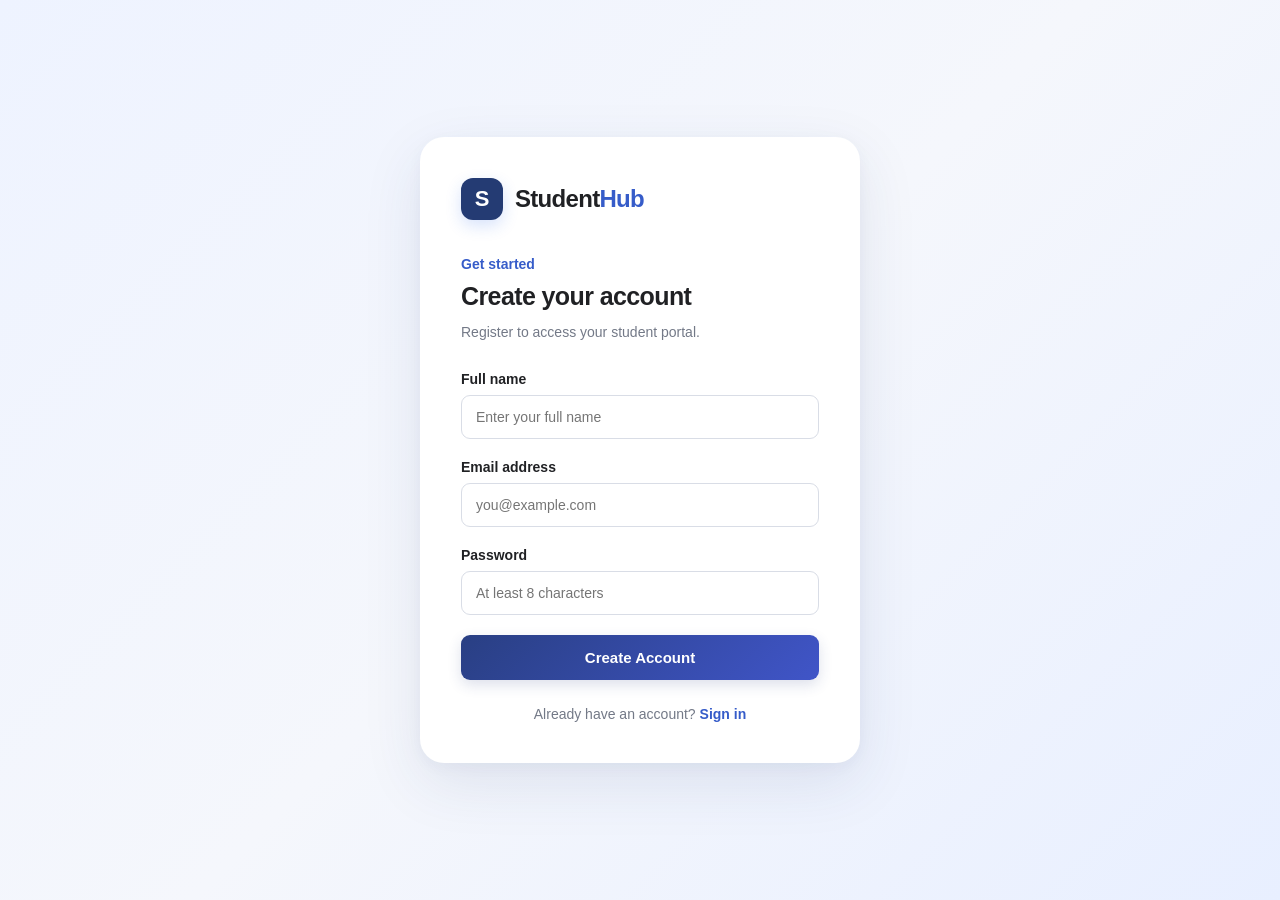
<file: student-management-frontend/register.html>
<!doctype html>
<html lang="en">
  <head>
    <meta charset="UTF-8" />
    <meta name="viewport" content="width=device-width, initial-scale=1.0" />
    <title>StudentHub | Register</title>
    <link rel="stylesheet" href="css/style.css" />
  </head>

  <body>
    <main class="auth-container">
      <section class="auth-card">
        <div class="brand">
          <div class="brand-icon">S</div>
          <h1>Student<span>Hub</span></h1>
        </div>

        <p class="subtitle">Get started</p>
        <h2>Create your account</h2>
        <p class="description">Register to access your student portal.</p>

        <form id="registerForm">
          <div class="form-group">
            <label for="name">Full name</label>
            <input
              type="text"
              id="name"
              name="name"
              placeholder="Enter your full name"
              autocomplete="name"
              required
            />
          </div>

          <div class="form-group">
            <label for="email">Email address</label>
            <input
              type="email"
              id="email"
              name="email"
              placeholder="you@example.com"
              autocomplete="email"
              required
            />
          </div>

          <div class="form-group">
            <label for="password">Password</label>
            <input
              type="password"
              id="password"
              name="password"
              placeholder="At least 8 characters"
              minlength="8"
              autocomplete="new-password"
              required
            />
          </div>

          <p id="message" class="message" role="alert" aria-live="polite"></p>

          <button type="submit" class="primary-button">Create Account</button>
        </form>

        <p class="auth-footer">
          Already have an account?
          <a href="index.html">Sign in</a>
        </p>
      </section>
    </main>

    <script src="js/api.js"></script>
    <script src="js/auth.js"></script>
    <script src="js/register.js"></script>
  </body>
</html>
</file>
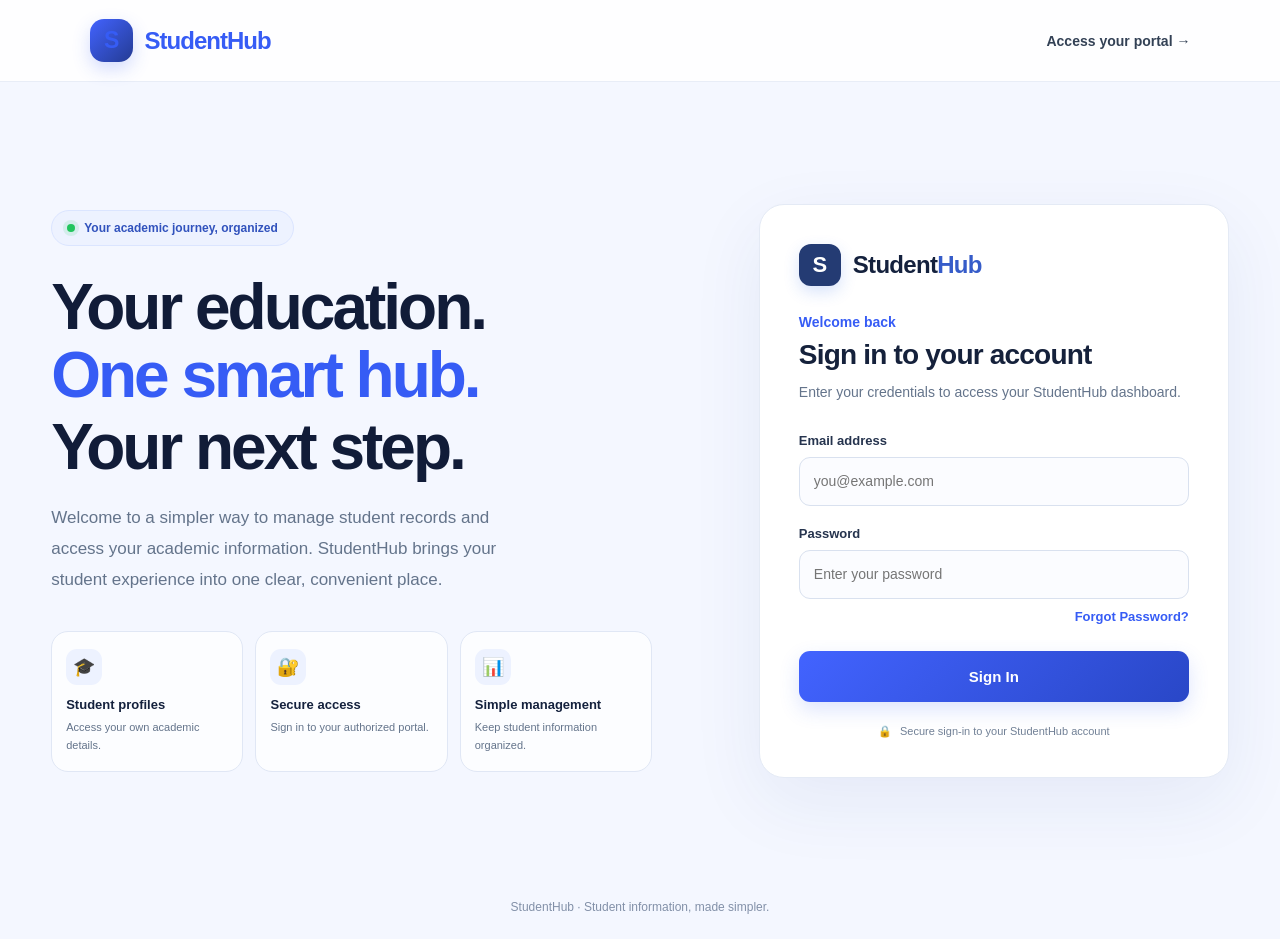
<file: student-management-frontend/pages/admin-dashboard.html>
<!DOCTYPE html>
<html lang="en">
<head>
    <meta charset="UTF-8">
    <meta name="viewport" content="width=device-width, initial-scale=1.0">
    <title>Admin Dashboard | StudentHub</title>
    <link rel="stylesheet" href="../css/style.css">

    <style>
        :root {
            --primary: #4055c8;
            --primary-dark: #293a9b;
            --sidebar: #182347;
            --background: #f5f7fc;
            --surface: #ffffff;
            --text: #202b45;
            --muted: #7b849a;
            --border: #e8ebf3;
            --success: #17864a;
            --danger: #c63d48;
            --radius: 16px;
        }

        * { box-sizing: border-box; }

        body {
            margin: 0;
            background: var(--background);
            color: var(--text);
            font-family: "Segoe UI", Arial, sans-serif;
        }

        button, input, select {
            font: inherit;
        }

        button { cursor: pointer; }

        button:disabled {
            opacity: .6;
            cursor: not-allowed;
        }

        .app {
            min-height: 100vh;
        }

        .sidebar {
            position: fixed;
            inset: 0 auto 0 0;
            width: 250px;
            background: var(--sidebar);
            color: white;
            padding: 26px 18px;
            display: flex;
            flex-direction: column;
            z-index: 10;
        }

        .brand {
            display: flex;
            align-items: center;
            gap: 12px;
            padding: 4px 8px 30px;
        }

        .brand-icon {
            width: 43px;
            height: 43px;
            border-radius: 13px;
            background: #5268e4;
            display: grid;
            place-items: center;
            font-size: 22px;
            font-weight: 800;
        }

        .brand h1 {
            margin: 0;
            font-size: 23px;
            letter-spacing: -.6px;
        }

        .brand h1 span { color: #aebaff; }

        .nav-label {
            padding: 10px 12px;
            color: #99a5c6;
            font-size: 11px;
            font-weight: 800;
            letter-spacing: 1.5px;
            text-transform: uppercase;
        }

        .nav-button {
            display: flex;
            align-items: center;
            gap: 12px;
            width: 100%;
            padding: 13px 14px;
            margin-bottom: 7px;
            color: #d3daf0;
            background: transparent;
            border: 0;
            border-radius: 11px;
            text-align: left;
            transition: background .2s, color .2s;
        }

        .nav-button:hover,
        .nav-button.active {
            background: #34457d;
            color: #ffffff;
        }

        .nav-icon {
            width: 22px;
            text-align: center;
            font-size: 18px;
        }

        .sidebar-bottom {
            margin-top: auto;
            border-top: 1px solid #344064;
            padding-top: 18px;
        }

        .admin-mini {
            display: flex;
            align-items: center;
            gap: 11px;
            padding: 10px;
            margin-bottom: 10px;
        }

        .avatar {
            width: 40px;
            height: 40px;
            border-radius: 50%;
            display: grid;
            place-items: center;
            background: #dfe5ff;
            color: var(--primary-dark);
            font-weight: 800;
            flex-shrink: 0;
        }

        .admin-mini strong,
        .admin-mini small {
            display: block;
            overflow-wrap: anywhere;
        }

        .admin-mini strong { font-size: 13px; }
        .admin-mini small { color: #aeb9d6; margin-top: 4px; }

        .sidebar .logout {
            width: 100%;
            border: 1px solid #465174;
            background: transparent;
            color: white;
            border-radius: 10px;
            padding: 11px;
        }

        .sidebar .logout:hover { background: #344064; }

        .main {
            margin-left: 250px;
            padding: 30px 34px 45px;
            max-width: 1800px;
        }

        .topbar {
            display: flex;
            justify-content: space-between;
            align-items: center;
            gap: 18px;
            margin-bottom: 30px;
        }

        .eyebrow {
            margin: 0 0 6px;
            color: var(--primary);
            font-size: 12px;
            font-weight: 800;
            letter-spacing: 1.4px;
            text-transform: uppercase;
        }

        .topbar h2 {
            margin: 0;
            font-size: clamp(24px, 3vw, 31px);
            letter-spacing: -.8px;
        }

        .topbar p {
            color: var(--muted);
            margin: 7px 0 0;
        }

        .top-actions {
            display: flex;
            flex-wrap: wrap;
            gap: 10px;
        }

        .btn {
            display: inline-flex;
            align-items: center;
            justify-content: center;
            gap: 7px;
            min-height: 42px;
            padding: 10px 15px;
            border: 1px solid transparent;
            border-radius: 10px;
            background: var(--primary);
            color: white;
            font-weight: 650;
            transition: .2s;
        }

        .btn:hover:not(:disabled) {
            background: var(--primary-dark);
            transform: translateY(-1px);
        }

        .btn-light {
            background: white;
            color: var(--text);
            border-color: var(--border);
        }

        .btn-light:hover:not(:disabled) {
            background: #f1f3fc;
            color: var(--primary-dark);
        }

        .btn-danger { background: var(--danger); }
        .btn-danger:hover:not(:disabled) { background: #a82b36; }

        .btn-small {
            min-height: 34px;
            padding: 7px 10px;
            font-size: 12px;
        }

        .stats {
            display: grid;
            grid-template-columns: repeat(4, minmax(0, 1fr));
            gap: 17px;
            margin-bottom: 27px;
        }

        .stat-card {
            min-width: 0;
            padding: 22px;
            background: var(--surface);
            border: 1px solid var(--border);
            border-radius: var(--radius);
            box-shadow: 0 5px 20px rgba(30, 45, 90, .035);
        }

        .stat-top {
            display: flex;
            justify-content: space-between;
            align-items: center;
            gap: 10px;
        }

        .stat-label {
            margin: 0;
            color: var(--muted);
            font-size: 13px;
            font-weight: 600;
        }

        .stat-icon {
            width: 40px;
            height: 40px;
            border-radius: 12px;
            display: grid;
            place-items: center;
            background: #edf0ff;
            color: var(--primary);
            font-size: 19px;
        }

        .stat-value {
            display: block;
            margin-top: 17px;
            font-size: 31px;
            line-height: 1.2;
            letter-spacing: -.7px;
        }

        .stat-note {
            margin: 8px 0 0;
            color: var(--muted);
            font-size: 12px;
        }

        .panel {
            min-width: 0;
            margin-bottom: 24px;
            padding: 25px;
            background: var(--surface);
            border: 1px solid var(--border);
            border-radius: var(--radius);
            box-shadow: 0 5px 20px rgba(30, 45, 90, .035);
        }

        .panel-heading {
            display: flex;
            justify-content: space-between;
            align-items: flex-start;
            flex-wrap: wrap;
            gap: 16px;
            margin-bottom: 21px;
        }

        .panel-heading h3 {
            margin: 0;
            font-size: 19px;
        }

        .panel-heading p {
            margin: 6px 0 0;
            color: var(--muted);
            font-size: 13px;
        }

        .status {
            display: inline-flex;
            align-items: center;
            gap: 7px;
            padding: 7px 11px;
            border-radius: 20px;
            background: #edf8f0;
            color: var(--success);
            font-size: 12px;
            font-weight: 700;
        }

        .status::before {
            content: "";
            width: 7px;
            height: 7px;
            border-radius: 50%;
            background: currentColor;
        }

        .status.error {
            background: #fff0f0;
            color: var(--danger);
        }

        .status.loading {
            background: #eef2ff;
            color: var(--primary);
        }

        .toolbar {
            display: grid;
            grid-template-columns: minmax(220px, 2fr) repeat(2, minmax(140px, 1fr)) auto;
            gap: 11px;
            margin-bottom: 17px;
        }

        .field-control {
            width: 100%;
            min-width: 0;
            min-height: 43px;
            padding: 10px 12px;
            border: 1px solid #dce1ed;
            border-radius: 9px;
            outline: none;
            background: white;
            color: var(--text);
        }

        .field-control:focus {
            border-color: var(--primary);
            box-shadow: 0 0 0 3px rgba(64, 85, 200, .12);
        }

        .table-meta {
            display: flex;
            justify-content: space-between;
            flex-wrap: wrap;
            gap: 10px;
            margin: 12px 0;
            color: var(--muted);
            font-size: 13px;
        }

        .table-wrapper {
            width: 100%;
            overflow-x: auto;
            border: 1px solid var(--border);
            border-radius: 12px;
        }

        table {
            width: 100%;
            min-width: 1000px;
            border-collapse: collapse;
            text-align: left;
        }

        th, td {
            padding: 14px 15px;
            border-bottom: 1px solid var(--border);
            font-size: 13px;
            vertical-align: middle;
        }

        th {
            background: #f7f8fc;
            color: #626d87;
            font-size: 11px;
            letter-spacing: .65px;
            text-transform: uppercase;
            white-space: nowrap;
        }

        tbody tr:hover { background: #f8f9ff; }
        tbody tr:last-child td { border-bottom: none; }

        .student-name {
            color: var(--text);
            font-weight: 700;
        }

        .student-email {
            color: var(--muted);
            overflow-wrap: anywhere;
        }

        .id-badge {
            display: inline-block;
            padding: 5px 8px;
            background: #f0f2fa;
            border-radius: 7px;
            color: #4d5a7c;
            font-weight: 700;
        }

        .actions {
            display: flex;
            gap: 7px;
            flex-wrap: nowrap;
        }

        .pagination {
            display: flex;
            justify-content: space-between;
            align-items: center;
            flex-wrap: wrap;
            gap: 12px;
            margin-top: 18px;
        }

        .page-buttons {
            display: flex;
            gap: 7px;
        }

        .page-buttons .btn {
            min-width: 40px;
        }

        .form-panel {
            margin: 20px 0;
            padding: 23px;
            background: #f8f9ff;
            border: 1px solid #e1e6f4;
            border-radius: 13px;
        }

        .form-panel h4 {
            margin: 0 0 5px;
            font-size: 17px;
        }

        .form-description {
            margin: 0 0 20px;
            color: var(--muted);
            font-size: 13px;
        }

        .form-grid {
            display: grid;
            grid-template-columns: repeat(2, minmax(0, 1fr));
            gap: 17px;
        }

        .form-group label {
            display: block;
            margin-bottom: 7px;
            font-size: 13px;
            font-weight: 700;
        }

        .form-actions {
            display: flex;
            flex-wrap: wrap;
            gap: 9px;
            margin-top: 20px;
        }

        .message {
            min-height: 20px;
            margin: 12px 0;
            color: var(--muted);
            font-size: 13px;
        }

        .message.success { color: var(--success); }
        .message.error { color: var(--danger); }

        .empty-state {
            padding: 35px 15px;
            text-align: center;
            color: var(--muted);
        }

        .empty-state strong {
            display: block;
            margin-bottom: 6px;
            color: var(--text);
            font-size: 15px;
        }

        .hidden { display: none !important; }

        .mobile-brand { display: none; }

        @media (max-width: 1150px) {
            .stats { grid-template-columns: repeat(2, minmax(0, 1fr)); }

            .toolbar {
                grid-template-columns: repeat(2, minmax(0, 1fr));
            }
        }

        @media (max-width: 760px) {
            .sidebar {
                position: static;
                width: 100%;
                padding: 13px 16px;
            }

            .brand { padding: 0 4px 14px; }

            .sidebar nav {
                display: flex;
                overflow-x: auto;
                gap: 6px;
            }

            .nav-label { display: none; }

            .nav-button {
                width: auto;
                min-width: max-content;
                margin: 0;
                padding: 10px 12px;
            }

            .sidebar-bottom {
                display: flex;
                align-items: center;
                justify-content: space-between;
                gap: 10px;
                padding-top: 12px;
                margin-top: 12px;
            }

            .admin-mini { margin: 0; padding: 0; }
            .sidebar .logout { width: auto; padding: 10px 14px; }

            .main { margin-left: 0; padding: 21px 14px 35px; }

            .topbar { align-items: flex-start; flex-direction: column; }

            .panel { padding: 18px; }

            .stats { gap: 11px; }

            .stat-card { padding: 16px; }

            .stat-value { font-size: 27px; }

            .toolbar { grid-template-columns: 1fr; }

            .form-grid { grid-template-columns: 1fr; }
        }

        @media (max-width: 420px) {
            .stats { grid-template-columns: 1fr; }

            .top-actions { width: 100%; }

            .top-actions .btn { flex: 1; }
        }
    </style>
</head>

<body>
<div class="app">

    <aside class="sidebar">
        <div class="brand">
            <div class="brand-icon">S</div>
            <h1>Student<span>Hub</span></h1>
        </div>

        <nav aria-label="Admin navigation">
            <div class="nav-label">Workspace</div>

            <button type="button" class="nav-button active" data-view="overview">
                <span class="nav-icon">▦</span> Overview
            </button>

            <button type="button" class="nav-button" data-view="students">
                <span class="nav-icon">♙</span> Students
            </button>

            <button type="button" class="nav-button" data-view="reports">
                <span class="nav-icon">▤</span> Reports
            </button>
        </nav>

        <div class="sidebar-bottom">
            <div class="admin-mini">
                <div class="avatar" id="adminAvatar">A</div>
                <div>
                    <strong id="adminName">Administrator</strong>
                    <small>Administrator</small>
                </div>
            </div>

            <button type="button" class="logout" id="logoutButton">
                ↪ Logout
            </button>
        </div>
    </aside>

    <main class="main">
        <header class="topbar">
            <div>
                <p class="eyebrow" id="pageEyebrow">ADMINISTRATION</p>
                <h2 id="pageTitle">Dashboard Overview</h2>
                <p id="welcomeMessage">Welcome to StudentHub.</p>
            </div>

            <div class="top-actions">
                <button type="button" class="btn btn-light" id="refreshButton">
                    ↻ Refresh
                </button>
                <button type="button" class="btn" id="headerAddButton">
                    + Add Student
                </button>
            </div>
        </header>

        <div id="globalMessage" class="message" role="status"
             aria-live="polite"></div>

        <!-- OVERVIEW -->
        <section id="overviewView">
            <div class="stats">
                <article class="stat-card">
                    <div class="stat-top">
                        <p class="stat-label">Total Students</p>
                        <span class="stat-icon">♙</span>
                    </div>
                    <strong class="stat-value" id="totalStudents">—</strong>
                    <p class="stat-note">All loaded student records</p>
                </article>

                <article class="stat-card">
                    <div class="stat-top">
                        <p class="stat-label">Departments</p>
                        <span class="stat-icon">▦</span>
                    </div>
                    <strong class="stat-value" id="totalDepartments">—</strong>
                    <p class="stat-note">Distinct departments represented</p>
                </article>

                <article class="stat-card">
                    <div class="stat-top">
                        <p class="stat-label">Courses</p>
                        <span class="stat-icon">▤</span>
                    </div>
                    <strong class="stat-value" id="totalCourses">—</strong>
                    <p class="stat-note">Distinct courses represented</p>
                </article>

                <article class="stat-card">
                    <div class="stat-top">
                        <p class="stat-label">Average Age</p>
                        <span class="stat-icon">◷</span>
                    </div>
                    <strong class="stat-value" id="averageAge">—</strong>
                    <p class="stat-note">Calculated from available ages</p>
                </article>
            </div>

            <section class="panel">
                <div class="panel-heading">
                    <div>
                        <h3>Recent Student Records</h3>
                        <p>The latest records in the currently loaded list.</p>
                    </div>
                    <button type="button" class="btn btn-light"
                            id="viewAllButton">View All Students →</button>
                </div>

                <div class="table-wrapper">
                    <table>
                        <thead>
                        <tr>
                            <th>ID</th>
                            <th>Student</th>
                            <th>Course</th>
                            <th>Department</th>
                            <th>Age</th>
                        </tr>
                        </thead>
                        <tbody id="recentTableBody"></tbody>
                    </table>
                </div>

                <p id="recentEmpty" class="message hidden">No student records available.</p>
            </section>

            <section class="panel">
                <div class="panel-heading">
                    <div>
                        <h3>Department Summary</h3>
                        <p>Student distribution by department.</p>
                    </div>
                </div>
                <div id="departmentSummary"></div>
            </section>
        </section>

        <!-- STUDENT MANAGEMENT -->
        <section id="studentsView" class="hidden">
            <section class="panel">
                <div class="panel-heading">
                    <div>
                        <h3>Student Management</h3>
                        <p>Search, filter, add, edit, export, and delete student records.</p>
                    </div>
                    <span class="status loading" id="connectionStatus">Connecting</span>
                </div>

                <div class="toolbar">
                    <input type="search" class="field-control" id="searchInput"
                           placeholder="Search name, ID, email, phone..."
                           aria-label="Search students">

                    <select class="field-control" id="departmentFilter"
                            aria-label="Filter by department">
                        <option value="">All Departments</option>
                    </select>

                    <select class="field-control" id="courseFilter"
                            aria-label="Filter by course">
                        <option value="">All Courses</option>
                    </select>

                    <button type="button" class="btn btn-light" id="clearFiltersButton">
                        Clear Filters
                    </button>
                </div>

                <div class="toolbar">
                    <select class="field-control" id="sortSelect"
                            aria-label="Sort students">
                        <option value="id-desc">Newest ID first</option>
                        <option value="id-asc">Oldest ID first</option>
                        <option value="name-asc">Name A–Z</option>
                        <option value="name-desc">Name Z–A</option>
                        <option value="age-asc">Age: low to high</option>
                        <option value="age-desc">Age: high to low</option>
                    </select>

                    <select class="field-control" id="pageSize"
                            aria-label="Records per page">
                        <option value="10">10 per page</option>
                        <option value="25">25 per page</option>
                        <option value="50">50 per page</option>
                        <option value="100">100 per page</option>
                    </select>

                    <button type="button" class="btn btn-light" id="exportButton">
                        ↓ Export CSV
                    </button>

                    <button type="button" class="btn" id="tableAddButton">
                        + Add Student
                    </button>
                </div>

                <div class="table-meta">
                    <span id="visibleCount">0 records</span>
                    <span id="tableSummary">Waiting for records...</span>
                </div>

                <div class="table-wrapper">
                    <table>
                        <thead>
                        <tr>
                            <th>ID</th>
                            <th>Student</th>
                            <th>Email</th>
                            <th>Phone</th>
                            <th>Course</th>
                            <th>Department</th>
                            <th>Age</th>
                            <th>Actions</th>
                        </tr>
                        </thead>
                        <tbody id="studentTableBody"></tbody>
                    </table>
                </div>

                <div id="tableEmpty" class="empty-state hidden">
                    <strong id="emptyTitle">No students found</strong>
                    <span id="emptyDescription">Try changing your search or filters.</span>
                </div>

                <div class="pagination">
                    <span id="paginationInfo">Page 1</span>
                    <div class="page-buttons">
                        <button type="button" class="btn btn-light"
                                id="previousPage">← Previous</button>
                        <button type="button" class="btn btn-light"
                                id="nextPage">Next →</button>
                    </div>
                </div>
            </section>

            <!-- ADD FORM -->
            <form id="addForm" class="form-panel hidden">
                <h4>Add New Student</h4>
                <p class="form-description">
                    Student account invitation behavior is handled by your existing backend.
                </p>

                <div class="form-grid">
                    <div class="form-group">
                        <label for="addName">Full Name</label>
                        <input class="field-control" id="addName"
                               maxlength="100" required>
                    </div>

                    <div class="form-group">
                        <label for="addEmail">Email Address</label>
                        <input class="field-control" id="addEmail"
                               type="email" maxlength="150" required>
                    </div>

                    <div class="form-group">
                        <label for="addPhone">Phone (10 digits)</label>
                        <input class="field-control" id="addPhone"
                               type="tel" pattern="[0-9]{10}"
                               maxlength="10" inputmode="numeric" required>
                    </div>

                    <div class="form-group">
                        <label for="addCourse">Course</label>
                        <input class="field-control" id="addCourse"
                               maxlength="100" required>
                    </div>

                    <div class="form-group">
                        <label for="addDepartment">Department</label>
                        <input class="field-control" id="addDepartment"
                               maxlength="100" required>
                    </div>

                    <div class="form-group">
                        <label for="addAge">Age</label>
                        <input class="field-control" id="addAge"
                               type="number" min="1" max="120" required>
                    </div>
                </div>

                <p id="addMessage" class="message" role="alert"></p>

                <div class="form-actions">
                    <button type="submit" id="saveAddButton" class="btn">
                        Save Student
                    </button>
                    <button type="button" id="cancelAddButton"
                            class="btn btn-light">Cancel</button>
                </div>
            </form>

            <!-- EDIT FORM -->
            <form id="editForm" class="form-panel hidden">
                <h4>Edit Student</h4>
                <p class="form-description">
                    Update the student's existing record.
                </p>

                <input type="hidden" id="editId">

                <div class="form-grid">
                    <div class="form-group">
                        <label for="editName">Full Name</label>
                        <input class="field-control" id="editName"
                               maxlength="100" required>
                    </div>

                    <div class="form-group">
                        <label for="editEmail">Email Address</label>
                        <input class="field-control" id="editEmail"
                               type="email" maxlength="150" required>
                    </div>

                    <div class="form-group">
                        <label for="editPhone">Phone (10 digits)</label>
                        <input class="field-control" id="editPhone"
                               type="tel" pattern="[0-9]{10}"
                               maxlength="10" inputmode="numeric" required>
                    </div>

                    <div class="form-group">
                        <label for="editCourse">Course</label>
                        <input class="field-control" id="editCourse"
                               maxlength="100" required>
                    </div>

                    <div class="form-group">
                        <label for="editDepartment">Department</label>
                        <input class="field-control" id="editDepartment"
                               maxlength="100" required>
                    </div>

                    <div class="form-group">
                        <label for="editAge">Age</label>
                        <input class="field-control" id="editAge"
                               type="number" min="1" max="120" required>
                    </div>
                </div>

                <p id="editMessage" class="message" role="alert"></p>

                <div class="form-actions">
                    <button type="submit" id="saveEditButton" class="btn">
                        Save Changes
                    </button>
                    <button type="button" id="cancelEditButton"
                            class="btn btn-light">Cancel</button>
                </div>
            </form>
        </section>

        <!-- REPORTS -->
        <section id="reportsView" class="hidden">
            <section class="panel">
                <div class="panel-heading">
                    <div>
                        <h3>Student Reports</h3>
                        <p>Summary calculated from the student records returned by the API.</p>
                    </div>
                    <button type="button" class="btn" id="reportExportButton">
                        ↓ Export All Students
                    </button>
                </div>

                <div class="stats">
                    <article class="stat-card">
                        <p class="stat-label">Students</p>
                        <strong class="stat-value" id="reportTotal">0</strong>
                    </article>
                    <article class="stat-card">
                        <p class="stat-label">Departments</p>
                        <strong class="stat-value" id="reportDepartments">0</strong>
                    </article>
                    <article class="stat-card">
                        <p class="stat-label">Courses</p>
                        <strong class="stat-value" id="reportCourses">0</strong>
                    </article>
                    <article class="stat-card">
                        <p class="stat-label">Average Age</p>
                        <strong class="stat-value" id="reportAge">—</strong>
                    </article>
                </div>

                <h3>Students by Department</h3>
                <div id="reportDepartmentSummary"></div>

                <p class="message">
                    These reports use the records currently returned by the student API.
                    They do not represent email delivery status or account activity.
                </p>
            </section>
        </section>
    </main>
</div>

<script src="../js/api.js"></script>
<script>
"use strict";

/* AUTHENTICATION */
const userText = sessionStorage.getItem("loggedInUser");
let currentUser = null;

try {
    currentUser = userText ? JSON.parse(userText) : null;
} catch (error) {
    currentUser = null;
}

if (!currentUser || currentUser.role !== "ADMIN") {
    sessionStorage.removeItem("loggedInUser");
    sessionStorage.removeItem("apiCredentials");
    window.location.replace("../index.html");
}

/* STATE */
let allStudents = [];
let busy = false;
let currentPage = 1;

const $ = id => document.getElementById(id);

const tableBody = $("studentTableBody");
const addForm = $("addForm");
const editForm = $("editForm");
const pageMessage = $("globalMessage");

const escapeCSV = value => {
    const text = value == null ? "" : String(value);
    return '"' + text.replace(/"/g, '""') + '"';
};

function showMessage(element, message, type = "") {
    element.textContent = message;
    element.className = "message" + (type ? " " + type : "");
}

function uniqueValues(field) {
    return [...new Set(
        allStudents
            .map(student => String(student[field] ?? "").trim())
            .filter(Boolean)
    )].sort((a, b) => a.localeCompare(b));
}

function setConnectionStatus(text, state = "loading") {
    const element = $("connectionStatus");
    element.textContent = text;
    element.className = "status " + state;
}

function setBusy(value) {
    busy = value;

    [
        "refreshButton", "headerAddButton", "tableAddButton",
        "saveAddButton", "saveEditButton", "exportButton",
        "reportExportButton"
    ].forEach(id => {
        const element = $(id);
        if (element) element.disabled = value;
    });
}

/* NAVIGATION */
function showView(view) {
    const views = {
        overview: $("overviewView"),
        students: $("studentsView"),
        reports: $("reportsView")
    };

    Object.entries(views).forEach(([name, element]) => {
        element.classList.toggle("hidden", name !== view);
    });

    document.querySelectorAll(".nav-button").forEach(button => {
        button.classList.toggle("active", button.dataset.view === view);
    });

    const headings = {
        overview: ["ADMINISTRATION", "Dashboard Overview"],
        students: ["RECORD MANAGEMENT", "Student Management"],
        reports: ["ANALYTICS", "Student Reports"]
    };

    $("pageEyebrow").textContent = headings[view][0];
    $("pageTitle").textContent = headings[view][1];

    if (view === "students") renderStudents();
}

document.querySelectorAll(".nav-button").forEach(button => {
    button.addEventListener("click", () => showView(button.dataset.view));
});

$("viewAllButton").addEventListener("click", () => showView("students"));

/* OVERVIEW */
function updateStatistics() {
    const departments = uniqueValues("department");
    const courses = uniqueValues("course");

    const ages = allStudents
        .map(student => Number(student.age))
        .filter(age => Number.isFinite(age) && age > 0);

    const average = ages.length
        ? (ages.reduce((sum, age) => sum + age, 0) / ages.length).toFixed(1)
        : "—";

    $("totalStudents").textContent = allStudents.length;
    $("totalDepartments").textContent = departments.length;
    $("totalCourses").textContent = courses.length;
    $("averageAge").textContent = average;

    $("reportTotal").textContent = allStudents.length;
    $("reportDepartments").textContent = departments.length;
    $("reportCourses").textContent = courses.length;
    $("reportAge").textContent = average;

    renderDepartmentSummary($("departmentSummary"));
    renderDepartmentSummary($("reportDepartmentSummary"));
    renderRecentStudents();
}

function renderDepartmentSummary(container) {
    container.replaceChildren();

    const counts = {};

    allStudents.forEach(student => {
        const department = String(student.department || "Unspecified").trim();
        counts[department] = (counts[department] || 0) + 1;
    });

    const entries = Object.entries(counts)
        .sort((a, b) => b[1] - a[1]);

    if (!entries.length) {
        const message = document.createElement("p");
        message.className = "message";
        message.textContent = "No department data available.";
        container.appendChild(message);
        return;
    }

    entries.forEach(([department, count]) => {
        const row = document.createElement("div");
        row.style.margin = "17px 0";

        const label = document.createElement("div");
        label.style.display = "flex";
        label.style.justifyContent = "space-between";
        label.style.gap = "12px";
        label.style.marginBottom = "8px";
        label.style.fontSize = "13px";

        const name = document.createElement("strong");
        name.textContent = department;

        const number = document.createElement("span");
        number.textContent = count + (count === 1 ? " student" : " students");

        label.append(name, number);

        const track = document.createElement("div");
        track.style.height = "8px";
        track.style.borderRadius = "10px";
        track.style.overflow = "hidden";
        track.style.background = "#edf0f8";

        const fill = document.createElement("div");
        fill.style.height = "100%";
        fill.style.width = (count / allStudents.length * 100) + "%";
        fill.style.background = "#4055c8";
        fill.style.borderRadius = "10px";

        track.appendChild(fill);
        row.append(label, track);
        container.appendChild(row);
    });
}

function renderRecentStudents() {
    const body = $("recentTableBody");
    body.replaceChildren();

    const recent = [...allStudents]
        .sort((a, b) => Number(b.id || 0) - Number(a.id || 0))
        .slice(0, 5);

    $("recentEmpty").classList.toggle("hidden", recent.length > 0);

    recent.forEach(student => {
        const row = document.createElement("tr");

        [
            student.id,
            student.name,
            student.course,
            student.department,
            student.age
        ].forEach((value, index) => {
            const cell = document.createElement("td");
            cell.textContent = value ?? "—";

            if (index === 0) {
                const badge = document.createElement("span");
                badge.className = "id-badge";
                badge.textContent = value ?? "—";
                cell.replaceChildren(badge);
            }

            if (index === 1) {
                cell.className = "student-name";
            }

            row.appendChild(cell);
        });

        body.appendChild(row);
    });
}

/* FILTERS */
function populateSelect(select, values, label) {
    const selected = select.value;
    select.replaceChildren();

    const first = document.createElement("option");
    first.value = "";
    first.textContent = label;
    select.appendChild(first);

    values.forEach(value => {
        const option = document.createElement("option");
        option.value = value;
        option.textContent = value;
        select.appendChild(option);
    });

    if (values.includes(selected)) select.value = selected;
}

function refreshFilters() {
    populateSelect($("departmentFilter"), uniqueValues("department"), "All Departments");
    populateSelect($("courseFilter"), uniqueValues("course"), "All Courses");
}

function getFilteredStudents() {
    const query = $("searchInput").value.trim().toLowerCase();
    const department = $("departmentFilter").value;
    const course = $("courseFilter").value;
    const sort = $("sortSelect").value;

    const filtered = allStudents.filter(student => {
        const searchable = [
            student.id, student.name, student.email,
            student.phone, student.course,
            student.department, student.age
        ].join(" ").toLowerCase();

        return searchable.includes(query)
            && (!department || String(student.department ?? "").trim() === department)
            && (!course || String(student.course ?? "").trim() === course);
    });

    const comparators = {
        "id-asc": (a, b) => Number(a.id || 0) - Number(b.id || 0),
        "id-desc": (a, b) => Number(b.id || 0) - Number(a.id || 0),
        "name-asc": (a, b) => String(a.name || "").localeCompare(String(b.name || "")),
        "name-desc": (a, b) => String(b.name || "").localeCompare(String(a.name || "")),
        "age-asc": (a, b) => Number(a.age || 0) - Number(b.age || 0),
        "age-desc": (a, b) => Number(b.age || 0) - Number(a.age || 0)
    };

    filtered.sort(comparators[sort] || comparators["id-desc"]);
    return filtered;
}

/* STUDENT TABLE */
function makeCell(value, className = "") {
    const cell = document.createElement("td");
    cell.textContent = value == null || value === "" ? "—" : String(value);
    if (className) cell.className = className;
    return cell;
}

function makeButton(label, className, action) {
    const button = document.createElement("button");
    button.type = "button";
    button.className = "btn btn-small " + className;
    button.textContent = label;
    button.addEventListener("click", action);
    return button;
}

function renderStudents() {
    const filtered = getFilteredStudents();
    const pageSize = Number($("pageSize").value) || 10;
    const totalPages = Math.max(1, Math.ceil(filtered.length / pageSize));

    currentPage = Math.min(currentPage, totalPages);
    currentPage = Math.max(currentPage, 1);

    const start = (currentPage - 1) * pageSize;
    const pageStudents = filtered.slice(start, start + pageSize);

    tableBody.replaceChildren();

    $("visibleCount").textContent =
        filtered.length + (filtered.length === 1 ? " student" : " students");

    $("tableSummary").textContent =
        "Showing " + (filtered.length ? start + 1 : 0) + "–"
        + Math.min(start + pageSize, filtered.length)
        + " of " + filtered.length;

    $("paginationInfo").textContent =
        "Page " + currentPage + " of " + totalPages;

    $("previousPage").disabled = currentPage <= 1;
    $("nextPage").disabled = currentPage >= totalPages;

    $("tableEmpty").classList.toggle("hidden", pageStudents.length > 0);

    if (!filtered.length) {
        $("emptyTitle").textContent = allStudents.length
            ? "No matching students"
            : "No students available";

        $("emptyDescription").textContent = allStudents.length
            ? "Try changing your search or filters."
            : "Use Add Student to create the first record.";
    }

    pageStudents.forEach(student => {
        const row = document.createElement("tr");

        row.appendChild(makeCell(student.id, "id-badge"));
        row.appendChild(makeCell(student.name, "student-name"));
        row.appendChild(makeCell(student.email, "student-email"));
        row.appendChild(makeCell(student.phone));
        row.appendChild(makeCell(student.course));
        row.appendChild(makeCell(student.department));
        row.appendChild(makeCell(student.age));

        const actionCell = document.createElement("td");
        const actions = document.createElement("div");
        actions.className = "actions";

        actions.appendChild(makeButton("Edit", "btn-light", () => openEditForm(student)));

        actions.appendChild(makeButton("Delete", "btn-danger", () => removeStudent(student)));

        actionCell.appendChild(actions);
        row.appendChild(actionCell);
        tableBody.appendChild(row);
    });
}

/* LOAD DATA */
async function loadStudents() {
    if (busy) return;

    setBusy(true);
    setConnectionStatus("Loading records", "loading");
    showMessage(pageMessage, "Loading student records...");

    try {
        const data = await getAllStudents();

        if (!Array.isArray(data)) {
            throw new Error("The student API did not return a list.");
        }

        allStudents = data;
        refreshFilters();
        updateStatistics();
        renderStudents();

        setConnectionStatus("Connected", "");
        showMessage(pageMessage, "Student records loaded successfully.", "success");
    } catch (error) {
        setConnectionStatus("Connection error", "error");
        showMessage(pageMessage, error.message || "Unable to load students.", "error");
    } finally {
        setBusy(false);
    }
}

/* FORM CONTROLS */
function openAddForm() {
    editForm.classList.add("hidden");
    addForm.classList.remove("hidden");
    addForm.reset();
    showMessage($("addMessage"), "");
    showView("students");
    addForm.scrollIntoView({ behavior: "smooth", block: "start" });
    $("addName").focus();
}

function closeAddForm() {
    addForm.classList.add("hidden");
    addForm.reset();
    showMessage($("addMessage"), "");
}

function openEditForm(student) {
    closeAddForm();
    showView("students");
    editForm.classList.remove("hidden");

    $("editId").value = student.id;
    $("editName").value = student.name ?? "";
    $("editEmail").value = student.email ?? "";
    $("editPhone").value = student.phone ?? "";
    $("editCourse").value = student.course ?? "";
    $("editDepartment").value = student.department ?? "";
    $("editAge").value = student.age ?? "";

    showMessage($("editMessage"), "");
    editForm.scrollIntoView({ behavior: "smooth", block: "start" });
    $("editName").focus();
}

function closeEditForm() {
    editForm.classList.add("hidden");
    editForm.reset();
    showMessage($("editMessage"), "");
}

$("headerAddButton").addEventListener("click", openAddForm);
$("tableAddButton").addEventListener("click", openAddForm);

$("cancelAddButton").addEventListener("click", closeAddForm);
$("cancelEditButton").addEventListener("click", closeEditForm);

/* ADD STUDENT */
addForm.addEventListener("submit", async event => {
    event.preventDefault();
    if (busy) return;

    const student = {
        name: $("addName").value.trim(),
        email: $("addEmail").value.trim(),
        phone: $("addPhone").value.trim(),
        course: $("addCourse").value.trim(),
        department: $("addDepartment").value.trim(),
        age: Number($("addAge").value)
    };

    if (!student.name || !student.email || !student.phone
        || !student.course || !student.department
        || !Number.isInteger(student.age) || student.age < 1 || student.age > 120) {
        showMessage($("addMessage"), "Please check all student details.", "error");
        return;
    }

    setBusy(true);
    $("saveAddButton").textContent = "Saving...";
    showMessage($("addMessage"), "Saving student record...");

    try {
        await addStudent(student);

        closeAddForm();
        showMessage(pageMessage,
            "Student added successfully. Check the invitation workflow if configured.",
            "success");

        await reloadAfterMutation();
    } catch (error) {
        showMessage($("addMessage"), error.message || "Unable to add student.", "error");
    } finally {
        $("saveAddButton").textContent = "Save Student";
        setBusy(false);
    }
});

/* UPDATE STUDENT */
editForm.addEventListener("submit", async event => {
    event.preventDefault();
    if (busy) return;

    const studentId = Number($("editId").value);

    const student = {
        name: $("editName").value.trim(),
        email: $("editEmail").value.trim(),
        phone: $("editPhone").value.trim(),
        course: $("editCourse").value.trim(),
        department: $("editDepartment").value.trim(),
        age: Number($("editAge").value)
    };

    if (!student.name || !student.email || !student.phone
        || !student.course || !student.department
        || !Number.isInteger(student.age) || student.age < 1 || student.age > 120) {
        showMessage($("editMessage"), "Please check all student details.", "error");
        return;
    }

    setBusy(true);
    $("saveEditButton").textContent = "Updating...";
    showMessage($("editMessage"), "Updating student record...");

    try {
        await updateStudent(studentId, student);

        closeEditForm();
        showMessage(pageMessage, "Student updated successfully.", "success");
        await reloadAfterMutation();
    } catch (error) {
        showMessage($("editMessage"), error.message || "Unable to update student.", "error");
    } finally {
        $("saveEditButton").textContent = "Save Changes";
        setBusy(false);
    }
});

/* DELETE STUDENT */
async function removeStudent(student) {
    if (busy) return;

    const confirmed = window.confirm(
        "Delete " + student.name + " (ID: " + student.id + ")?\n\n"
        + "This action cannot be undone."
    );

    if (!confirmed) return;

    setBusy(true);
    showMessage(pageMessage, "Deleting student...");

    try {
        await deleteStudent(student.id);
        showMessage(pageMessage, "Student deleted successfully.", "success");
        await reloadAfterMutation();
    } catch (error) {
        showMessage(pageMessage, error.message || "Unable to delete student.", "error");
    } finally {
        setBusy(false);
    }
}

/* REFRESH AFTER CREATE / UPDATE / DELETE */
async function reloadAfterMutation() {
    const data = await getAllStudents();

    if (!Array.isArray(data)) {
        throw new Error("The student API did not return a list.");
    }

    allStudents = data;
    refreshFilters();
    updateStatistics();
    renderStudents();
}

/* SEARCH, FILTERS, SORTING, PAGINATION */
function resetPageAndRender() {
    currentPage = 1;
    renderStudents();
}

$("searchInput").addEventListener("input", resetPageAndRender);
$("departmentFilter").addEventListener("change", resetPageAndRender);
$("courseFilter").addEventListener("change", resetPageAndRender);
$("sortSelect").addEventListener("change", resetPageAndRender);
$("pageSize").addEventListener("change", resetPageAndRender);

$("clearFiltersButton").addEventListener("click", () => {
    $("searchInput").value = "";
    $("departmentFilter").value = "";
    $("courseFilter").value = "";
    $("sortSelect").value = "id-desc";
    currentPage = 1;
    renderStudents();
});

$("previousPage").addEventListener("click", () => {
    if (currentPage > 1) {
        currentPage--;
        renderStudents();
    }
});

$("nextPage").addEventListener("click", () => {
    const totalPages = Math.max(
        1,
        Math.ceil(getFilteredStudents().length / Number($("pageSize").value))
    );

    if (currentPage < totalPages) {
        currentPage++;
        renderStudents();
    }
});

/* CSV EXPORT */
function exportStudents(students) {
    if (!students.length) {
        showMessage(pageMessage, "There are no student records to export.", "error");
        return;
    }

    const columns = [
        ["ID", "id"],
        ["Name", "name"],
        ["Email", "email"],
        ["Phone", "phone"],
        ["Course", "course"],
        ["Department", "department"],
        ["Age", "age"]
    ];

    const rows = [
        columns.map(column => escapeCSV(column[0])).join(","),
        ...students.map(student =>
            columns.map(column => escapeCSV(student[column[1]])).join(",")
        )
    ];

    const blob = new Blob(["\uFEFF" + rows.join("\r\n")], {
        type: "text/csv;charset=utf-8;"
    });

    const url = URL.createObjectURL(blob);
    const link = document.createElement("a");
    link.href = url;
    link.download = "studenthub-students-" +
        new Date().toISOString().slice(0, 10) + ".csv";

    document.body.appendChild(link);
    link.click();
    link.remove();
    URL.revokeObjectURL(url);

    showMessage(pageMessage, "CSV export started.", "success");
}

$("exportButton").addEventListener("click", () => {
    exportStudents(getFilteredStudents());
});

$("reportExportButton").addEventListener("click", () => {
    exportStudents(allStudents);
});

/* REFRESH AND LOGOUT */
$("refreshButton").addEventListener("click", loadStudents);

$("logoutButton").addEventListener("click", () => {
    sessionStorage.removeItem("loggedInUser");
    sessionStorage.removeItem("apiCredentials");
    window.location.replace("../index.html");
});

/* INITIALIZE */
if (currentUser && currentUser.role === "ADMIN") {
    $("welcomeMessage").textContent =
        "Welcome back, " + (currentUser.name || "Administrator") +
        ". Manage your student records from one place.";

    $("adminName").textContent = currentUser.name || "Administrator";
    $("adminAvatar").textContent =
        (currentUser.name || "A").trim().charAt(0).toUpperCase();

    showView("overview");
    loadStudents();
}
</script>
</body>
</html>
</file>
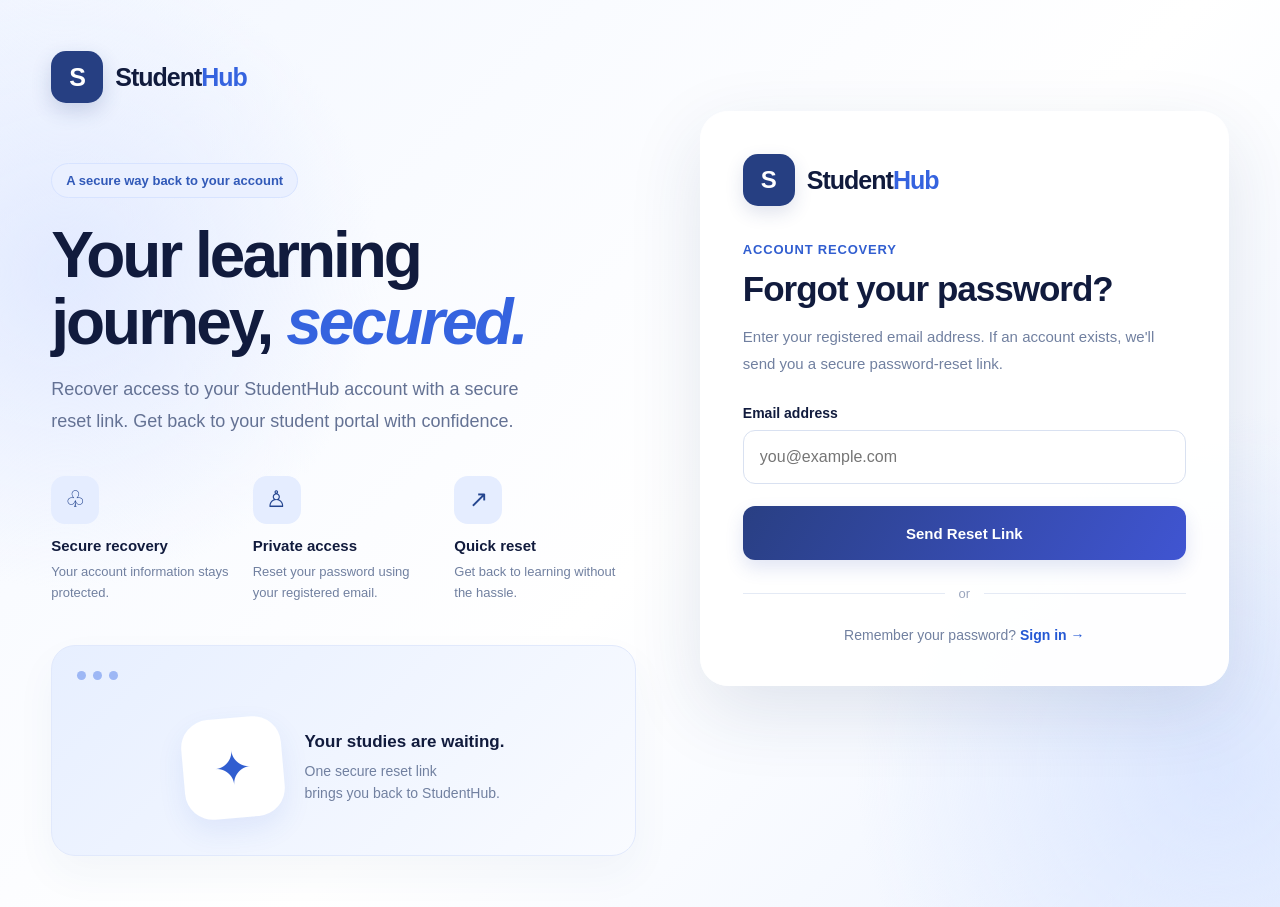
<file: student-management-frontend/pages/forgot-password.html>
<!doctype html>
<html lang="en">
  <head>
    <meta charset="UTF-8" />
    <meta name="viewport" content="width=device-width, initial-scale=1.0" />
    <title>Forgot Password | StudentHub</title>
    <link rel="stylesheet" href="../css/style.css" />

    <style>
      * {
        box-sizing: border-box;
      }

      body {
        margin: 0;
        min-height: 100vh;
        background:
          radial-gradient(circle at 5% 30%, #e2eaff 0, transparent 23%),
          radial-gradient(circle at 95% 85%, #dce7ff 0, transparent 25%),
          linear-gradient(135deg, #f3f7ff, #ffffff 55%, #edf3ff);
        color: #111b3d;
      }

      .recovery-layout {
        width: min(1240px, 92%);
        min-height: 100vh;
        margin: auto;
        display: grid;
        grid-template-columns: 1.05fr 0.95fr;
        align-items: center;
        gap: 64px;
        padding: 35px 0;
      }

      .recovery-intro {
        padding: 16px 0;
      }

      .recovery-brand {
        display: flex;
        align-items: center;
        gap: 12px;
        margin-bottom: 60px;
        font-size: 25px;
        font-weight: 800;
        letter-spacing: -1px;
      }

      .recovery-brand-icon {
        display: grid;
        place-items: center;
        width: 52px;
        height: 52px;
        border-radius: 15px;
        background: #263f82;
        color: white;
        box-shadow: 0 8px 20px #263f8230;
      }

      .recovery-brand span,
      .card-brand h2 span {
        color: #3563df;
      }

      .eyebrow {
        display: inline-block;
        padding: 9px 14px;
        border: 1px solid #d7e3ff;
        border-radius: 30px;
        background: #eaf0ff;
        color: #3159b8;
        font-size: 13px;
        font-weight: 700;
      }

      .recovery-intro h1 {
        max-width: 600px;
        margin: 24px 0 18px;
        font-size: clamp(42px, 5vw, 68px);
        line-height: 1.04;
        letter-spacing: -3px;
      }

      .recovery-intro h1 span {
        color: #3563df;
        font-style: italic;
      }

      .intro-description {
        max-width: 490px;
        color: #647294;
        font-size: 18px;
        line-height: 1.8;
      }

      .benefits {
        display: grid;
        grid-template-columns: repeat(3, minmax(0, 1fr));
        gap: 20px;
        margin-top: 38px;
      }

      .benefit-icon {
        display: grid;
        place-items: center;
        width: 48px;
        height: 48px;
        margin-bottom: 13px;
        border-radius: 14px;
        background: #e5edff;
        color: #24458f;
        font-size: 23px;
      }

      .benefit h3 {
        margin: 0 0 8px;
        font-size: 15px;
      }

      .benefit p {
        margin: 0;
        color: #7180a0;
        font-size: 13px;
        line-height: 1.6;
      }

      .illustration {
        margin-top: 42px;
        padding: 25px;
        border: 1px solid #e1e9fc;
        border-radius: 24px;
        background: linear-gradient(135deg, #e7efff, #f9fbff);
        box-shadow: 0 18px 40px #344f8a0c;
        overflow: hidden;
      }

      .illustration-top {
        display: flex;
        align-items: center;
        gap: 7px;
        margin-bottom: 25px;
      }

      .illustration-top i {
        width: 9px;
        height: 9px;
        border-radius: 50%;
        background: #9db7f5;
      }

      .study-art {
        display: flex;
        align-items: center;
        justify-content: center;
        gap: 22px;
        min-height: 125px;
      }

      .study-symbol {
        display: grid;
        place-items: center;
        flex-shrink: 0;
        width: 100px;
        height: 100px;
        border-radius: 28px;
        background: white;
        color: #315ed0;
        font-size: 46px;
        box-shadow: 0 12px 28px #315ed018;
        transform: rotate(-5deg);
      }

      .study-copy strong {
        display: block;
        margin-bottom: 8px;
        font-size: 17px;
      }

      .study-copy p {
        margin: 0;
        color: #7180a0;
        font-size: 14px;
        line-height: 1.6;
      }

      /* Recovery form card */
      .recovery-card {
        width: 100%;
        padding: 42px;
        border: 1px solid #ffffff;
        border-radius: 28px;
        background: rgba(255, 255, 255, 0.96);
        box-shadow: 0 25px 75px rgba(35, 55, 110, 0.12);
        transition:
          box-shadow 0.25s ease,
          transform 0.25s ease;
      }

      .recovery-card:hover {
        box-shadow: 0 30px 85px rgba(35, 55, 110, 0.16);
        transform: translateY(-57px);
      }

      .card-brand {
        display: flex;
        align-items: center;
        gap: 12px;
        margin-bottom: 36px;
      }

      .card-brand-icon {
        display: grid;
        place-items: center;
        width: 52px;
        height: 52px;
        border-radius: 15px;
        background: #263f82;
        color: white;
        font-size: 24px;
        font-weight: 800;
        box-shadow: 0 7px 18px #263f8225;
      }

      .card-brand h2 {
        margin: 0;
        font-size: 25px;
        letter-spacing: -1px;
      }

      .card-eyebrow {
        margin: 0 0 12px;
        color: #315ed0;
        font-size: 13px;
        font-weight: 800;
        text-transform: uppercase;
        letter-spacing: 0.8px;
      }

      .recovery-card h1 {
        margin: 0 0 14px;
        font-size: clamp(27px, 3vw, 35px);
        letter-spacing: -1px;
      }

      .card-description {
        margin: 0 0 28px;
        color: #7180a0;
        font-size: 15px;
        line-height: 1.8;
      }

      .recovery-card .form-group {
        margin-bottom: 22px;
      }

      .recovery-card label {
        display: block;
        margin-bottom: 9px;
        font-size: 14px;
        font-weight: 700;
      }

      .recovery-card input {
        width: 100%;
        min-height: 54px;
        padding: 14px 16px;
        border: 1px solid #d9e1f1;
        border-radius: 12px;
        background: #fff;
        color: #17213f;
        font: inherit;
        outline: none;
        transition:
          border-color 0.2s,
          box-shadow 0.2s;
      }

      .recovery-card input:focus {
        border-color: #4164d7;
        box-shadow: 0 0 0 4px #4164d719;
      }

      .recovery-card .primary-button {
        width: 100%;
        min-height: 54px;
        border: 0;
        border-radius: 12px;
        background: linear-gradient(120deg, #293f83, #4055d2);
        color: #fff;
        font-size: 15px;
        font-weight: 700;
        cursor: pointer;
        box-shadow: 0 8px 18px #344fb326;
        transition:
          transform 0.2s,
          box-shadow 0.2s;
      }

      .recovery-card .primary-button:hover:not(:disabled) {
        transform: translateY(-2px);
        box-shadow: 0 12px 24px #344fb33d;
      }

      .recovery-card .primary-button:disabled {
        cursor: wait;
        opacity: 0.7;
      }

      .message {
        overflow-wrap: anywhere;
        line-height: 1.6;
      }

      .card-divider {
        display: flex;
        align-items: center;
        gap: 14px;
        margin: 26px 0;
        color: #9aa5bd;
        font-size: 13px;
      }

      .card-divider::before,
      .card-divider::after {
        content: "";
        flex: 1;
        height: 1px;
        background: #e4eaf5;
      }

      .recovery-footer {
        margin: 0;
        text-align: center;
        color: #7180a0;
        font-size: 14px;
      }

      .recovery-footer a {
        color: #2458d4;
        font-weight: 700;
        text-decoration: none;
      }

      .recovery-footer a:hover {
        text-decoration: underline;
      }

      /* Keep the form slightly higher on desktop */
      @media (min-width: 901px) {
        .recovery-card {
          transform: translateY(-55px);
        }

        .recovery-card:hover {
          transform: translateY(-57px);
        }
      }

      @media (max-width: 900px) {
        .recovery-layout {
          grid-template-columns: 1fr;
          max-width: 580px;
          gap: 34px;
          padding: 38px 0;
        }

        .recovery-brand {
          margin-bottom: 32px;
        }

        .recovery-intro h1 {
          letter-spacing: -2px;
        }

        .illustration {
          margin-top: 28px;
        }

        .recovery-card {
          padding: 32px;
        }
      }

      @media (max-width: 480px) {
        .recovery-layout {
          width: 92%;
        }

        .recovery-intro h1 {
          font-size: 42px;
        }

        .benefits {
          gap: 12px;
        }

        .benefit h3 {
          font-size: 13px;
        }

        .benefit p {
          font-size: 12px;
        }

        .recovery-card {
          padding: 25px 21px;
          border-radius: 22px;
        }

        .card-brand h2 {
          font-size: 22px;
        }
      }

      @media (prefers-reduced-motion: reduce) {
        *,
        *::before,
        *::after {
          transition: none !important;
          scroll-behavior: auto !important;
        }
      }
    </style>
  </head>

  <body>
    <main class="recovery-layout">
      <section class="recovery-intro">
        <div class="recovery-brand">
          <div class="recovery-brand-icon">S</div>
          <div>Student<span>Hub</span></div>
        </div>

        <span class="eyebrow">A secure way back to your account</span>

        <h1>Your learning journey, <span>secured.</span></h1>

        <p class="intro-description">
          Recover access to your StudentHub account with a secure reset link.
          Get back to your student portal with confidence.
        </p>

        <div class="benefits">
          <div class="benefit">
            <div class="benefit-icon">♧</div>
            <h3>Secure recovery</h3>
            <p>Your account information stays protected.</p>
          </div>

          <div class="benefit">
            <div class="benefit-icon">♙</div>
            <h3>Private access</h3>
            <p>Reset your password using your registered email.</p>
          </div>

          <div class="benefit">
            <div class="benefit-icon">↗</div>
            <h3>Quick reset</h3>
            <p>Get back to learning without the hassle.</p>
          </div>
        </div>

        <div class="illustration">
          <div class="illustration-top"><i></i><i></i><i></i></div>
          <div class="study-art">
            <div class="study-symbol">✦</div>
            <div class="study-copy">
              <strong>Your studies are waiting.</strong>
              <p>One secure reset link<br />brings you back to StudentHub.</p>
            </div>
          </div>
        </div>
      </section>

      <section class="recovery-card">
        <div class="card-brand">
          <div class="card-brand-icon">S</div>
          <h2>Student<span>Hub</span></h2>
        </div>

        <p class="card-eyebrow">Account recovery</p>
        <h1>Forgot your password?</h1>

        <p class="card-description">
          Enter your registered email address. If an account exists, we'll send
          you a secure password-reset link.
        </p>

        <form id="forgotPasswordForm">
          <div class="form-group">
            <label for="email">Email address</label>
            <input
              type="email"
              id="email"
              name="email"
              placeholder="you@example.com"
              autocomplete="email"
              required
            />
          </div>

          <p id="message" class="message" role="status" aria-live="polite"></p>

          <button type="submit" id="submitButton" class="primary-button">
            Send Reset Link
          </button>
        </form>

        <div class="card-divider">or</div>

        <p class="recovery-footer">
          Remember your password?
          <a href="../index.html">Sign in →</a>
        </p>
      </section>
    </main>

    <script>
      const form = document.getElementById("forgotPasswordForm");
      const message = document.getElementById("message");
      const button = document.getElementById("submitButton");

      form.addEventListener("submit", async function (event) {
        event.preventDefault();

        const email = document.getElementById("email").value.trim();

        button.disabled = true;
        button.textContent = "Sending...";
        message.textContent = "";

        try {
          const response = await fetch(
            "http://localhost:8080/auth/forgot-password",
            {
              method: "POST",
              headers: {
                "Content-Type": "application/json",
              },
              body: JSON.stringify({ email: email }),
            },
          );

          const responseText = await response.text();
          let data = {};

          try {
            data = responseText ? JSON.parse(responseText) : {};
          } catch {
            data = {};
          }

          if (!response.ok) {
            throw new Error(
              data.detail ||
                data.message ||
                "Unable to process your request. Please try again.",
            );
          }

          message.textContent =
            data.message ||
            "If an account exists with this email, a password-reset link will be sent.";
        } catch (error) {
          message.textContent =
            error.message || "Unable to connect to the server.";
        } finally {
          button.disabled = false;
          button.textContent = "Send Reset Link";
        }
      });
    </script>
  </body>
</html>
</file>
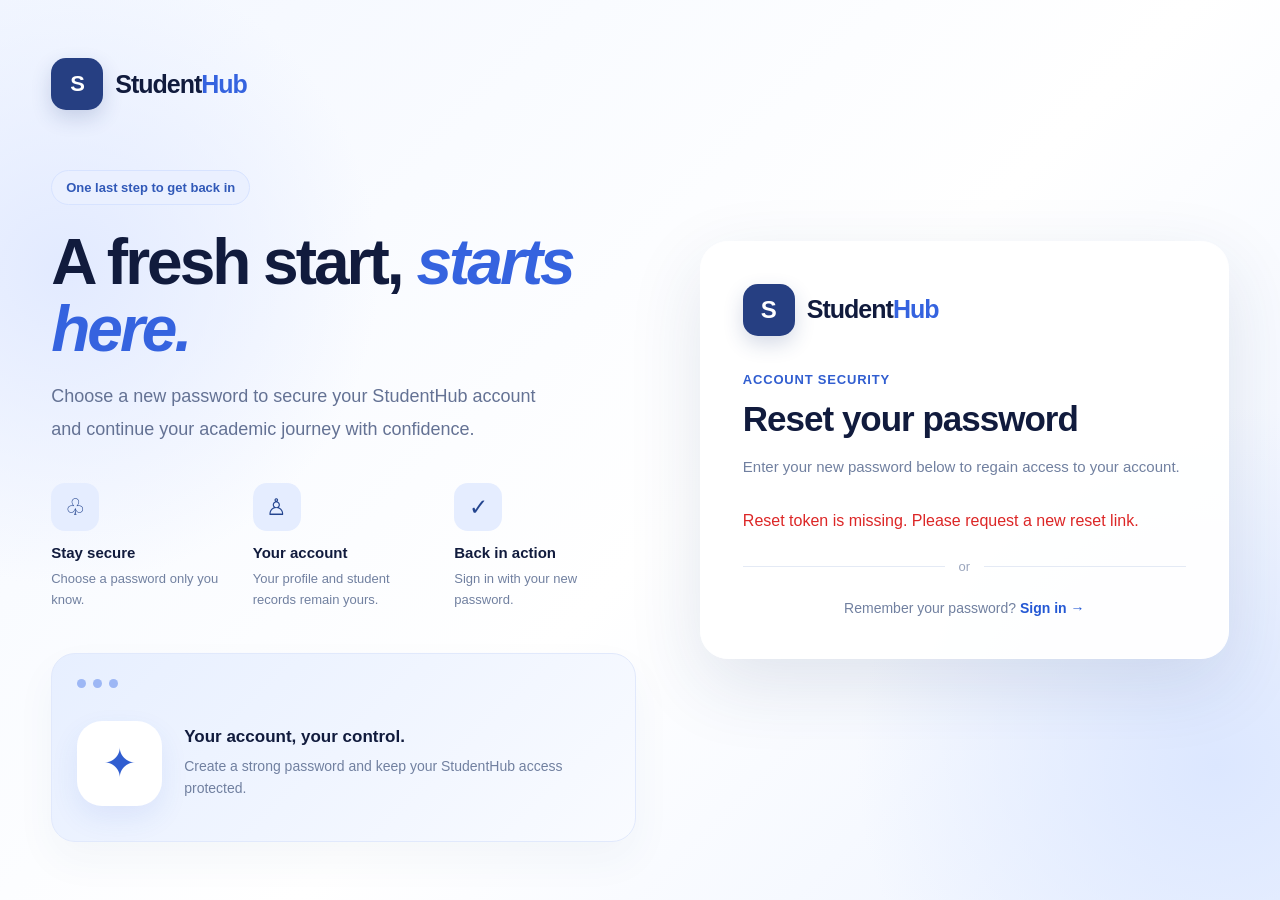
<file: student-management-frontend/pages/reset-password.html>
<!doctype html>
<html lang="en">
  <head>
    <meta charset="UTF-8" />
    <meta name="viewport" content="width=device-width, initial-scale=1.0" />
    <title>Reset Password | StudentHub</title>
    <link rel="stylesheet" href="../css/style.css" />

    <style>
      * {
        box-sizing: border-box;
      }

      body {
        margin: 0;
        min-height: 100vh;
        background:
          radial-gradient(circle at 5% 30%, #e2eaff 0, transparent 23%),
          radial-gradient(circle at 95% 85%, #dce7ff 0, transparent 25%),
          linear-gradient(135deg, #f3f7ff, #ffffff 55%, #edf3ff);
        color: #111b3d;
      }

      .reset-layout {
        width: min(1240px, 92%);
        min-height: 100vh;
        margin: auto;
        display: grid;
        grid-template-columns: 1.05fr 0.95fr;
        align-items: center;
        gap: 64px;
        padding: 35px 0;
      }

      .reset-intro {
        padding: 16px 0;
      }

      .brand {
        display: flex;
        align-items: center;
        gap: 12px;
        margin-bottom: 60px;
        font-size: 25px;
        font-weight: 800;
        letter-spacing: -1px;
      }

      .brand-icon {
        display: grid;
        place-items: center;
        width: 52px;
        height: 52px;
        border-radius: 15px;
        background: #263f82;
        color: white;
        box-shadow: 0 8px 20px #263f8230;
      }

      .brand-name span {
        color: #3563df;
      }

      .eyebrow {
        display: inline-block;
        padding: 9px 14px;
        border: 1px solid #d7e3ff;
        border-radius: 30px;
        background: #eaf0ff;
        color: #3159b8;
        font-size: 13px;
        font-weight: 700;
      }

      .reset-intro h1 {
        max-width: 600px;
        margin: 24px 0 18px;
        font-size: clamp(42px, 5vw, 68px);
        line-height: 1.04;
        letter-spacing: -3px;
      }

      .reset-intro h1 span {
        color: #3563df;
        font-style: italic;
      }

      .intro-description {
        max-width: 490px;
        color: #647294;
        font-size: 18px;
        line-height: 1.8;
      }

      .benefits {
        display: grid;
        grid-template-columns: repeat(3, minmax(0, 1fr));
        gap: 20px;
        margin-top: 38px;
      }

      .benefit-icon {
        display: grid;
        place-items: center;
        width: 48px;
        height: 48px;
        margin-bottom: 13px;
        border-radius: 14px;
        background: #e5edff;
        color: #24458f;
        font-size: 23px;
      }

      .benefit h3 {
        margin: 0 0 8px;
        font-size: 15px;
      }

      .benefit p {
        margin: 0;
        color: #7180a0;
        font-size: 13px;
        line-height: 1.6;
      }

      .info-panel {
        margin-top: 42px;
        padding: 25px;
        border: 1px solid #e1e9fc;
        border-radius: 24px;
        background: linear-gradient(135deg, #e7efff, #f9fbff);
        box-shadow: 0 18px 40px #344f8a0c;
      }

      .info-dots {
        display: flex;
        gap: 7px;
        margin-bottom: 23px;
      }

      .info-dots span {
        width: 9px;
        height: 9px;
        border-radius: 50%;
        background: #9db7f5;
      }

      .info-content {
        display: flex;
        align-items: center;
        gap: 22px;
        min-height: 105px;
      }

      .info-symbol {
        display: grid;
        place-items: center;
        flex-shrink: 0;
        width: 85px;
        height: 85px;
        border-radius: 25px;
        background: white;
        color: #315ed0;
        font-size: 40px;
        box-shadow: 0 12px 28px #315ed018;
      }

      .info-content strong {
        display: block;
        margin-bottom: 8px;
        font-size: 17px;
      }

      .info-content p {
        margin: 0;
        color: #7180a0;
        font-size: 14px;
        line-height: 1.6;
      }

      /* Reset form card */
      .reset-card {
        width: 100%;
        padding: 42px;
        border: 1px solid #ffffff;
        border-radius: 28px;
        background: rgba(255, 255, 255, 0.96);
        box-shadow: 0 25px 75px rgba(35, 55, 110, 0.12);
        transition: box-shadow 0.25s ease;
      }

      .reset-card:hover {
        box-shadow: 0 30px 85px rgba(35, 55, 110, 0.16);
      }

      .card-brand {
        display: flex;
        align-items: center;
        gap: 12px;
        margin-bottom: 36px;
      }

      .card-brand .brand-icon {
        flex-shrink: 0;
        font-size: 24px;
      }

      .card-brand h2 {
        margin: 0;
        font-size: 25px;
        letter-spacing: -1px;
      }

      .card-brand h2 span {
        color: #3563df;
      }

      .card-eyebrow {
        margin: 0 0 12px;
        color: #315ed0;
        font-size: 13px;
        font-weight: 800;
        text-transform: uppercase;
        letter-spacing: 0.8px;
      }

      .reset-card h1 {
        margin: 0 0 14px;
        font-size: clamp(27px, 3vw, 35px);
        letter-spacing: -1px;
      }

      .card-description {
        margin: 0 0 28px;
        color: #7180a0;
        font-size: 15px;
        line-height: 1.8;
      }

      .form-group {
        margin-bottom: 22px;
      }

      .form-group label {
        display: block;
        margin-bottom: 9px;
        font-size: 14px;
        font-weight: 700;
      }

      .reset-card input {
        width: 100%;
        min-height: 54px;
        padding: 14px 16px;
        border: 1px solid #d9e1f1;
        border-radius: 12px;
        background: #fff;
        color: #17213f;
        font: inherit;
        outline: none;
        transition:
          border-color 0.2s,
          box-shadow 0.2s;
      }

      .reset-card input:focus {
        border-color: #4164d7;
        box-shadow: 0 0 0 4px #4164d719;
      }

      .password-hint {
        margin: 9px 0 0;
        color: #7180a0;
        font-size: 12px;
        line-height: 1.5;
      }

      .reset-button {
        width: 100%;
        min-height: 54px;
        margin-top: 5px;
        border: 0;
        border-radius: 12px;
        background: linear-gradient(120deg, #293f83, #4055d2);
        color: #fff;
        font-size: 15px;
        font-weight: 700;
        cursor: pointer;
        box-shadow: 0 8px 18px #344fb326;
        transition:
          transform 0.2s,
          box-shadow 0.2s;
      }

      .reset-button:hover:not(:disabled) {
        transform: translateY(-2px);
        box-shadow: 0 12px 24px #344fb33d;
      }

      .reset-button:disabled {
        cursor: wait;
        opacity: 0.7;
      }

      #message {
        margin-top: 16px;
        overflow-wrap: anywhere;
        line-height: 1.6;
      }

      #message a {
        display: inline-block;
        margin-top: 10px;
        color: #2563eb;
        text-decoration: none;
        font-weight: bold;
      }

      #message a:hover {
        text-decoration: underline;
      }

      .error {
        color: #dc2626;
      }

      .success {
        color: #15803d;
      }

      .card-divider {
        display: flex;
        align-items: center;
        gap: 14px;
        margin: 26px 0;
        color: #9aa5bd;
        font-size: 13px;
      }

      .card-divider::before,
      .card-divider::after {
        content: "";
        flex: 1;
        height: 1px;
        background: #e4eaf5;
      }

      .reset-footer {
        margin: 0;
        text-align: center;
        color: #7180a0;
        font-size: 14px;
      }

      .reset-footer a {
        color: #2458d4;
        font-weight: 700;
        text-decoration: none;
      }

      .reset-footer a:hover {
        text-decoration: underline;
      }

      @media (max-width: 900px) {
        .reset-layout {
          grid-template-columns: 1fr;
          max-width: 580px;
          gap: 34px;
          padding: 38px 0;
        }

        .brand {
          margin-bottom: 32px;
        }

        .reset-intro h1 {
          letter-spacing: -2px;
        }

        .info-panel {
          margin-top: 28px;
        }

        .reset-card {
          padding: 32px;
        }
      }

      @media (max-width: 480px) {
        .reset-layout {
          width: 92%;
        }

        .reset-intro h1 {
          font-size: 42px;
        }

        .benefits {
          gap: 12px;
        }

        .benefit h3 {
          font-size: 13px;
        }

        .benefit p {
          font-size: 12px;
        }

        .reset-card {
          padding: 25px 21px;
          border-radius: 22px;
        }

        .card-brand h2 {
          font-size: 22px;
        }
      }

      @media (prefers-reduced-motion: reduce) {
        *,
        *::before,
        *::after {
          transition: none !important;
        }
      }
    </style>
  </head>

  <body>
    <main class="reset-layout">
      <section class="reset-intro">
        <div class="brand">
          <div class="brand-icon">S</div>
          <div class="brand-name">Student<span>Hub</span></div>
        </div>

        <span class="eyebrow">One last step to get back in</span>

        <h1>A fresh start, <span>starts here.</span></h1>

        <p class="intro-description">
          Choose a new password to secure your StudentHub account and continue
          your academic journey with confidence.
        </p>

        <div class="benefits">
          <div class="benefit">
            <div class="benefit-icon">♧</div>
            <h3>Stay secure</h3>
            <p>Choose a password only you know.</p>
          </div>

          <div class="benefit">
            <div class="benefit-icon">♙</div>
            <h3>Your account</h3>
            <p>Your profile and student records remain yours.</p>
          </div>

          <div class="benefit">
            <div class="benefit-icon">✓</div>
            <h3>Back in action</h3>
            <p>Sign in with your new password.</p>
          </div>
        </div>

        <div class="info-panel">
          <div class="info-dots"><span></span><span></span><span></span></div>
          <div class="info-content">
            <div class="info-symbol">✦</div>
            <div>
              <strong>Your account, your control.</strong>
              <p>
                Create a strong password and keep your StudentHub access
                protected.
              </p>
            </div>
          </div>
        </div>
      </section>

      <section class="reset-card">
        <div class="card-brand">
          <div class="brand-icon">S</div>
          <h2>Student<span>Hub</span></h2>
        </div>

        <p class="card-eyebrow">Account security</p>
        <h1>Reset your password</h1>

        <p class="card-description">
          Enter your new password below to regain access to your account.
        </p>

        <form id="resetForm">
          <div class="form-group">
            <label for="newPassword">New password</label>
            <input
              type="password"
              id="newPassword"
              minlength="8"
              autocomplete="new-password"
              placeholder="Enter new password"
              required
            />
            <p class="password-hint">
              Use at least 8 characters for your new password.
            </p>
          </div>

          <div class="form-group">
            <label for="confirmPassword">Confirm new password</label>
            <input
              type="password"
              id="confirmPassword"
              minlength="8"
              autocomplete="new-password"
              placeholder="Re-enter your new password"
              required
            />
          </div>

          <button type="submit" id="resetButton" class="reset-button">
            Reset Password
          </button>
        </form>

        <p id="message" role="status" aria-live="polite"></p>

        <div class="card-divider">or</div>

        <p class="reset-footer">
          Remember your password?
          <a href="../index.html">Sign in →</a>
        </p>
      </section>
    </main>

    <script>
      const token = new URLSearchParams(window.location.search).get("token");

      const form = document.getElementById("resetForm");
      const message = document.getElementById("message");
      const button = document.getElementById("resetButton");

      function showMessage(text, type) {
        message.textContent = text;
        message.className = type;
      }

      if (!token) {
        form.hidden = true;
        showMessage(
          "Reset token is missing. Please request a new reset link.",
          "error",
        );
      }

      form.addEventListener("submit", async function (event) {
        event.preventDefault();

        if (!token) {
          return;
        }

        const newPassword = document.getElementById("newPassword").value;
        const confirmPassword =
          document.getElementById("confirmPassword").value;

        if (newPassword.length < 8) {
          showMessage("Password must contain at least 8 characters.", "error");
          return;
        }

        if (newPassword !== confirmPassword) {
          showMessage("Passwords do not match.", "error");
          return;
        }

        button.disabled = true;
        button.textContent = "Resetting...";
        showMessage("Please wait...", "");

        try {
          const response = await fetch(
            "http://localhost:8080/auth/reset-password",
            {
              method: "POST",
              headers: {
                "Content-Type": "application/json",
              },
              body: JSON.stringify({
                token: token,
                newPassword: newPassword,
              }),
            },
          );

          const responseText = await response.text();
          let data = {};

          try {
            data = responseText ? JSON.parse(responseText) : {};
          } catch {
            data = {};
          }

          if (!response.ok) {
            throw new Error(
              data.detail ||
                data.message ||
                "This reset link is invalid, expired, or already used. Please request a new link.",
            );
          }

          form.hidden = true;
          message.className = "success";
          message.textContent =
            "Password reset successfully! You can now log in. ";

          const loginLink = document.createElement("a");
          loginLink.href = "../index.html";
          loginLink.textContent = "Back to Login";

          message.appendChild(document.createElement("br"));
          message.appendChild(loginLink);
        } catch (error) {
          showMessage(
            error.message || "Unable to connect to the server.",
            "error",
          );
        } finally {
          button.disabled = false;
          button.textContent = "Reset Password";
        }
      });
    </script>
  </body>
</html>
</file>
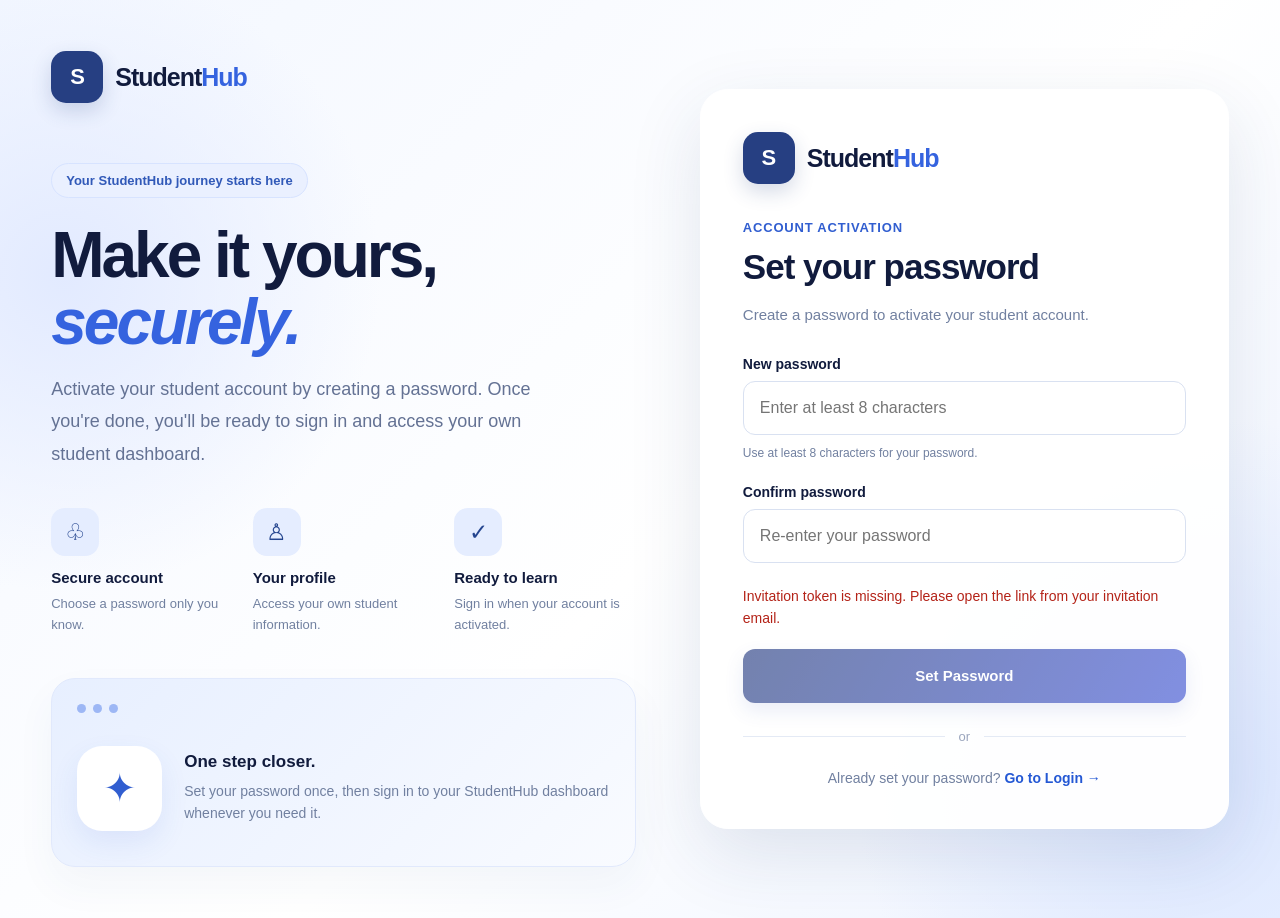
<file: student-management-frontend/pages/set-password.html>
<!doctype html>
<html lang="en">
  <head>
    <meta charset="UTF-8" />
    <meta name="viewport" content="width=device-width, initial-scale=1.0" />
    <title>Set Password | StudentHub</title>
    <link rel="stylesheet" href="../css/style.css" />

    <style>
      * {
        box-sizing: border-box;
      }

      body {
        margin: 0;
        min-height: 100vh;
        background:
          radial-gradient(circle at 5% 30%, #e2eaff 0, transparent 23%),
          radial-gradient(circle at 95% 85%, #dce7ff 0, transparent 25%),
          linear-gradient(135deg, #f3f7ff, #ffffff 55%, #edf3ff);
        color: #111b3d;
      }

      .setup-layout {
        width: min(1240px, 92%);
        min-height: 100vh;
        margin: auto;
        display: grid;
        grid-template-columns: 1.05fr 0.95fr;
        align-items: center;
        gap: 64px;
        padding: 35px 0;
      }

      .setup-intro {
        padding: 16px 0;
      }

      .brand {
        display: flex;
        align-items: center;
        gap: 12px;
        margin-bottom: 60px;
        font-size: 25px;
        font-weight: 800;
        letter-spacing: -1px;
      }

      .brand-icon {
        display: grid;
        place-items: center;
        width: 52px;
        height: 52px;
        flex-shrink: 0;
        border-radius: 15px;
        background: #263f82;
        color: white;
        box-shadow: 0 8px 20px #263f8230;
      }

      .brand-name span,
      .card-brand h2 span {
        color: #3563df;
      }

      .eyebrow {
        display: inline-block;
        padding: 9px 14px;
        border: 1px solid #d7e3ff;
        border-radius: 30px;
        background: #eaf0ff;
        color: #3159b8;
        font-size: 13px;
        font-weight: 700;
      }

      .setup-intro h1 {
        max-width: 600px;
        margin: 24px 0 18px;
        font-size: clamp(42px, 5vw, 68px);
        line-height: 1.04;
        letter-spacing: -3px;
      }

      .setup-intro h1 span {
        color: #3563df;
        font-style: italic;
      }

      .intro-description {
        max-width: 490px;
        color: #647294;
        font-size: 18px;
        line-height: 1.8;
      }

      .benefits {
        display: grid;
        grid-template-columns: repeat(3, minmax(0, 1fr));
        gap: 20px;
        margin-top: 38px;
      }

      .benefit-icon {
        display: grid;
        place-items: center;
        width: 48px;
        height: 48px;
        margin-bottom: 13px;
        border-radius: 14px;
        background: #e5edff;
        color: #24458f;
        font-size: 23px;
      }

      .benefit h3 {
        margin: 0 0 8px;
        font-size: 15px;
      }

      .benefit p {
        margin: 0;
        color: #7180a0;
        font-size: 13px;
        line-height: 1.6;
      }

      .info-panel {
        margin-top: 42px;
        padding: 25px;
        border: 1px solid #e1e9fc;
        border-radius: 24px;
        background: linear-gradient(135deg, #e7efff, #f9fbff);
        box-shadow: 0 18px 40px #344f8a0c;
      }

      .info-dots {
        display: flex;
        gap: 7px;
        margin-bottom: 23px;
      }

      .info-dots span {
        width: 9px;
        height: 9px;
        border-radius: 50%;
        background: #9db7f5;
      }

      .info-content {
        display: flex;
        align-items: center;
        gap: 22px;
        min-height: 105px;
      }

      .info-symbol {
        display: grid;
        place-items: center;
        flex-shrink: 0;
        width: 85px;
        height: 85px;
        border-radius: 25px;
        background: white;
        color: #315ed0;
        font-size: 40px;
        box-shadow: 0 12px 28px #315ed018;
      }

      .info-content strong {
        display: block;
        margin-bottom: 8px;
        font-size: 17px;
      }

      .info-content p {
        margin: 0;
        color: #7180a0;
        font-size: 14px;
        line-height: 1.6;
      }

      /* Password setup card */
      .setup-card {
        width: 100%;
        padding: 42px;
        border: 1px solid #ffffff;
        border-radius: 28px;
        background: rgba(255, 255, 255, 0.96);
        box-shadow: 0 25px 75px rgba(35, 55, 110, 0.12);
        transition: box-shadow 0.25s ease;
      }

      .setup-card:hover {
        box-shadow: 0 30px 85px rgba(35, 55, 110, 0.16);
      }

      .card-brand {
        display: flex;
        align-items: center;
        gap: 12px;
        margin-bottom: 36px;
      }

      .card-brand h2 {
        margin: 0;
        font-size: 25px;
        letter-spacing: -1px;
      }

      .card-eyebrow {
        margin: 0 0 12px;
        color: #315ed0;
        font-size: 13px;
        font-weight: 800;
        text-transform: uppercase;
        letter-spacing: 0.8px;
      }

      .setup-card h1 {
        margin: 0 0 14px;
        font-size: clamp(27px, 3vw, 35px);
        letter-spacing: -1px;
      }

      .card-description {
        margin: 0 0 28px;
        color: #7180a0;
        font-size: 15px;
        line-height: 1.8;
      }

      .form-group {
        margin-bottom: 22px;
      }

      .form-group label {
        display: block;
        margin-bottom: 9px;
        font-size: 14px;
        font-weight: 700;
      }

      .setup-card input {
        width: 100%;
        min-height: 54px;
        padding: 14px 16px;
        border: 1px solid #d9e1f1;
        border-radius: 12px;
        background: #fff;
        color: #17213f;
        font: inherit;
        outline: none;
        transition:
          border-color 0.2s,
          box-shadow 0.2s;
      }

      .setup-card input:focus {
        border-color: #4164d7;
        box-shadow: 0 0 0 4px #4164d719;
      }

      .password-hint {
        margin: 9px 0 0;
        color: #7180a0;
        font-size: 12px;
        line-height: 1.5;
      }

      .primary-button {
        width: 100%;
        min-height: 54px;
        margin-top: 5px;
        border: 0;
        border-radius: 12px;
        background: linear-gradient(120deg, #293f83, #4055d2);
        color: #fff;
        font-size: 15px;
        font-weight: 700;
        cursor: pointer;
        box-shadow: 0 8px 18px #344fb326;
        transition:
          transform 0.2s,
          box-shadow 0.2s;
      }

      .primary-button:hover:not(:disabled) {
        transform: translateY(-2px);
        box-shadow: 0 12px 24px #344fb33d;
      }

      .primary-button:disabled {
        cursor: not-allowed;
        opacity: 0.65;
      }

      .message {
        overflow-wrap: anywhere;
        line-height: 1.6;
      }

      .message a {
        display: inline-block;
        margin-top: 10px;
        color: #2563eb;
        font-weight: 700;
        text-decoration: none;
      }

      .message a:hover {
        text-decoration: underline;
      }

      .card-divider {
        display: flex;
        align-items: center;
        gap: 14px;
        margin: 26px 0;
        color: #9aa5bd;
        font-size: 13px;
      }

      .card-divider::before,
      .card-divider::after {
        content: "";
        flex: 1;
        height: 1px;
        background: #e4eaf5;
      }

      .setup-footer {
        margin: 0;
        text-align: center;
        color: #7180a0;
        font-size: 14px;
      }

      .setup-footer a {
        color: #2458d4;
        font-weight: 700;
        text-decoration: none;
      }

      .setup-footer a:hover {
        text-decoration: underline;
      }

      @media (max-width: 900px) {
        .setup-layout {
          grid-template-columns: 1fr;
          max-width: 580px;
          gap: 34px;
          padding: 38px 0;
        }

        .brand {
          margin-bottom: 32px;
        }

        .setup-intro h1 {
          letter-spacing: -2px;
        }

        .info-panel {
          margin-top: 28px;
        }

        .setup-card {
          padding: 32px;
        }
      }

      @media (max-width: 480px) {
        .setup-layout {
          width: 92%;
        }

        .setup-intro h1 {
          font-size: 42px;
        }

        .benefits {
          gap: 12px;
        }

        .benefit h3 {
          font-size: 13px;
        }

        .benefit p {
          font-size: 12px;
        }

        .setup-card {
          padding: 25px 21px;
          border-radius: 22px;
        }

        .card-brand h2 {
          font-size: 22px;
        }
      }

      @media (prefers-reduced-motion: reduce) {
        *,
        *::before,
        *::after {
          transition: none !important;
        }
      }
    </style>
  </head>

  <body>
    <main class="setup-layout">
      <section class="setup-intro">
        <div class="brand">
          <div class="brand-icon">S</div>
          <div class="brand-name">Student<span>Hub</span></div>
        </div>

        <span class="eyebrow">Your StudentHub journey starts here</span>

        <h1>Make it yours, <span>securely.</span></h1>

        <p class="intro-description">
          Activate your student account by creating a password. Once you're
          done, you'll be ready to sign in and access your own student dashboard.
        </p>

        <div class="benefits">
          <div class="benefit">
            <div class="benefit-icon">♧</div>
            <h3>Secure account</h3>
            <p>Choose a password only you know.</p>
          </div>

          <div class="benefit">
            <div class="benefit-icon">♙</div>
            <h3>Your profile</h3>
            <p>Access your own student information.</p>
          </div>

          <div class="benefit">
            <div class="benefit-icon">✓</div>
            <h3>Ready to learn</h3>
            <p>Sign in when your account is activated.</p>
          </div>
        </div>

        <div class="info-panel">
          <div class="info-dots"><span></span><span></span><span></span></div>

          <div class="info-content">
            <div class="info-symbol">✦</div>
            <div>
              <strong>One step closer.</strong>
              <p>
                Set your password once, then sign in to your StudentHub
                dashboard whenever you need it.
              </p>
            </div>
          </div>
        </div>
      </section>

      <section class="setup-card">
        <div class="card-brand">
          <div class="brand-icon">S</div>
          <h2>Student<span>Hub</span></h2>
        </div>

        <p class="card-eyebrow">Account activation</p>
        <h1>Set your password</h1>

        <p class="card-description">
          Create a password to activate your student account.
        </p>

        <form id="setPasswordForm">
          <div class="form-group">
            <label for="newPassword">New password</label>
            <input
              type="password"
              id="newPassword"
              minlength="8"
              autocomplete="new-password"
              placeholder="Enter at least 8 characters"
              required
            />
            <p class="password-hint">
              Use at least 8 characters for your password.
            </p>
          </div>

          <div class="form-group">
            <label for="confirmPassword">Confirm password</label>
            <input
              type="password"
              id="confirmPassword"
              minlength="8"
              autocomplete="new-password"
              placeholder="Re-enter your password"
              required
            />
          </div>

          <p id="message" class="message" role="status" aria-live="polite"></p>

          <button type="submit" id="submitButton" class="primary-button">
            Set Password
          </button>
        </form>

        <div class="card-divider">or</div>

        <p class="setup-footer">
          Already set your password?
          <a href="../index.html">Go to Login →</a>
        </p>
      </section>
    </main>

    <script src="../js/api.js"></script>
    <script>
      const form = document.getElementById("setPasswordForm");
      const message = document.getElementById("message");
      const submitButton = document.getElementById("submitButton");

      const token = new URLSearchParams(
        window.location.search
      ).get("token");

      if (!token) {
        message.textContent =
          "Invitation token is missing. Please open the link from your invitation email.";
        message.style.color = "#b42318";
        submitButton.disabled = true;
      }

      form.addEventListener("submit", async function (event) {
        event.preventDefault();

        const newPassword =
          document.getElementById("newPassword").value;
        const confirmPassword =
          document.getElementById("confirmPassword").value;

        message.textContent = "";

        if (!token) {
          message.textContent = "Your invitation token is missing.";
          message.style.color = "#b42318";
          return;
        }

        if (newPassword.length < 8) {
          message.textContent =
            "Password must contain at least 8 characters.";
          message.style.color = "#b42318";
          return;
        }

        if (newPassword !== confirmPassword) {
          message.textContent = "Passwords do not match.";
          message.style.color = "#b42318";
          return;
        }

        submitButton.disabled = true;
        submitButton.textContent = "Setting Password...";

        try {
          const response = await fetch(
            `${API_BASE_URL}/auth/setup-password`,
            {
              method: "POST",
              headers: {
                "Content-Type": "application/json"
              },
              body: JSON.stringify({
                token: token,
                newPassword: newPassword
              })
            }
          );

          const data = await response.json().catch(() => ({}));

          if (!response.ok) {
            throw new Error(
              data.message ||
              "Unable to set password. Check your invitation link."
            );
          }

          form.hidden = true;
          message.style.color = "#16803c";
          message.textContent =
            "Password set successfully! Redirecting to login...";

          setTimeout(function () {
            window.location.href = "../index.html";
          }, 1500);

        } catch (error) {
          message.style.color = "#b42318";
          message.textContent = error.message;
          submitButton.disabled = false;
          submitButton.textContent = "Set Password";
        }
      });
    </script>
  </body>
</html>
</file>
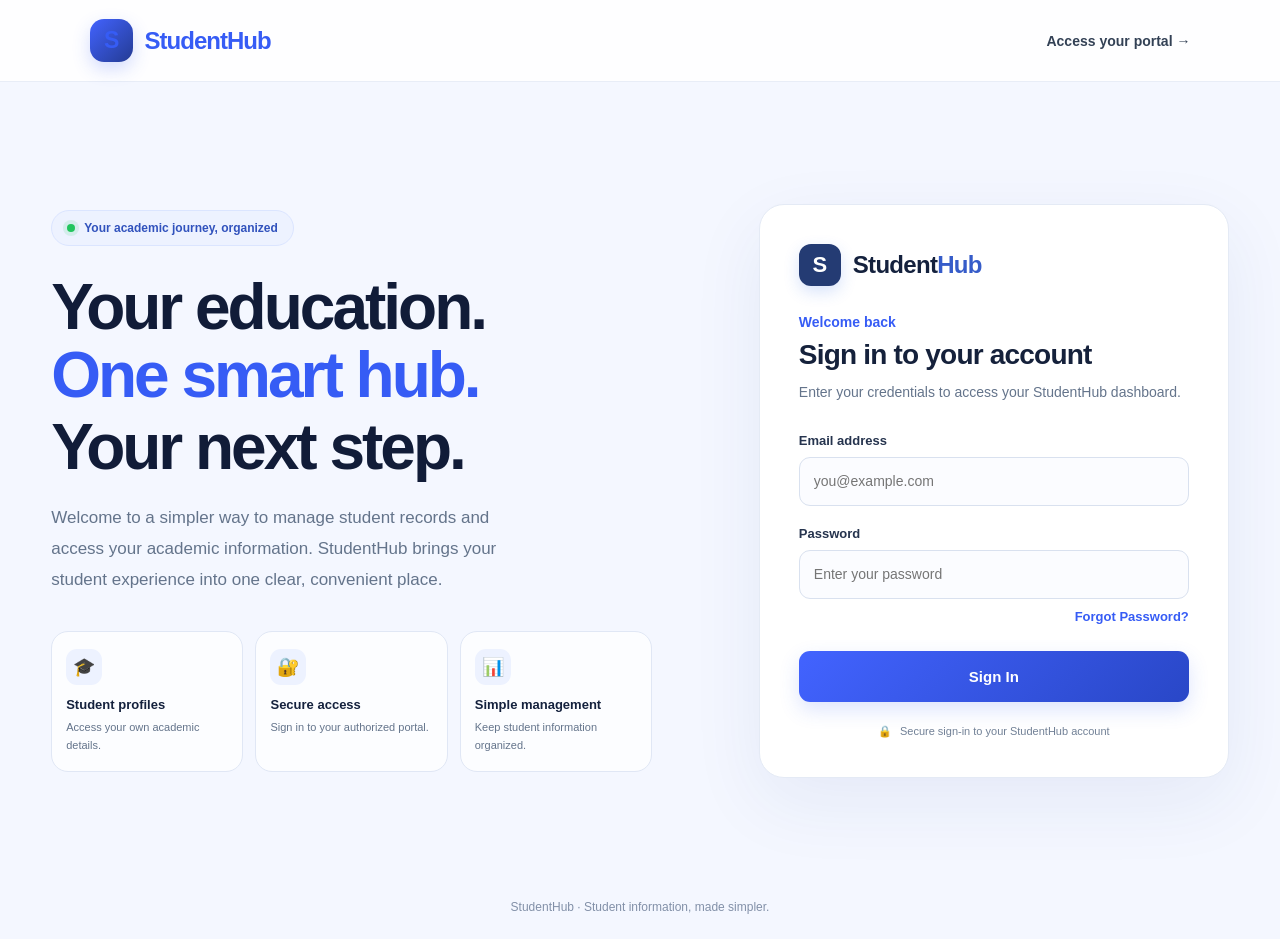
<file: student-management-frontend/pages/student-dashboard.html>
<!doctype html>
<html lang="en">
  <head>
    <meta charset="UTF-8" />
    <meta name="viewport" content="width=device-width, initial-scale=1.0" />
    <title>Student Dashboard | StudentHub</title>
    <link rel="stylesheet" href="../css/style.css" />

    <style>
      * {
        box-sizing: border-box;
      }

      body {
        margin: 0;
        background: #f4f6fb;
        color: #172033;
        font-family: "Segoe UI", Arial, sans-serif;
      }

      .student-layout {
        display: flex;
        min-height: 100vh;
      }

      .sidebar {
        width: 245px;
        flex-shrink: 0;
        padding: 28px 18px;
        background: #20376f;
        color: white;
        display: flex;
        flex-direction: column;
      }

      .sidebar-brand {
        display: flex;
        align-items: center;
        gap: 11px;
        padding: 0 10px 35px;
      }

      .sidebar-logo {
        display: grid;
        place-items: center;
        width: 42px;
        height: 42px;
        border-radius: 12px;
        background: white;
        color: #20376f;
        font-size: 23px;
        font-weight: 800;
      }

      .sidebar-brand h2 {
        margin: 0;
        font-size: 21px;
        color: white;
      }

      .sidebar-brand span {
        color: #9db7ff;
      }

      .nav-label {
        padding: 0 12px;
        color: #b8c5e6;
        font-size: 11px;
        font-weight: 700;
        letter-spacing: 1.4px;
      }

      .nav-item {
        display: block;
        width: 100%;
        margin-top: 8px;
        padding: 13px 14px;
        border: 0;
        border-radius: 9px;
        background: transparent;
        color: #e3eaff;
        text-align: left;
        font: inherit;
        font-size: 14px;
        cursor: pointer;
      }

      .nav-item.active,
      .nav-item:hover {
        background: #344d89;
        color: white;
      }

      .sidebar-bottom {
        margin-top: auto;
        padding-top: 30px;
      }

      .sidebar-note {
        margin: 0 10px 14px;
        color: #cbd6f1;
        font-size: 12px;
        line-height: 1.6;
      }

      .logout-nav {
        color: #fff;
        border: 1px solid #6478a8;
      }

      .main-area {
        flex: 1;
        min-width: 0;
        padding: 30px;
      }

      .topbar {
        display: flex;
        align-items: center;
        justify-content: space-between;
        gap: 16px;
        margin-bottom: 28px;
      }

      .eyebrow {
        margin: 0 0 7px;
        color: #4666b3;
        font-size: 12px;
        font-weight: 700;
        letter-spacing: 1.2px;
      }

      .topbar h1 {
        margin: 0;
        font-size: clamp(24px, 3vw, 32px);
      }

      .topbar p:last-child {
        margin: 8px 0 0;
        color: #717b90;
      }

      .account-chip {
        padding: 10px 14px;
        border: 1px solid #e1e6f0;
        border-radius: 30px;
        background: white;
        color: #20376f;
        font-size: 13px;
        font-weight: 700;
        white-space: nowrap;
      }

      .welcome-banner {
        display: flex;
        align-items: center;
        justify-content: space-between;
        gap: 20px;
        padding: 28px;
        border-radius: 17px;
        background: linear-gradient(120deg, #263f7e, #4265b4);
        color: white;
        box-shadow: 0 10px 25px #263f7e18;
      }

      .welcome-banner h2 {
        margin: 0 0 10px;
        font-size: clamp(21px, 3vw, 28px);
      }

      .welcome-banner p {
        margin: 0;
        color: #e0e8ff;
        line-height: 1.6;
      }

      .welcome-icon {
        display: grid;
        place-items: center;
        width: 76px;
        height: 76px;
        flex-shrink: 0;
        border: 1px solid #ffffff45;
        border-radius: 20px;
        background: #ffffff18;
        font-size: 35px;
      }

      .section-title {
        margin: 30px 0 16px;
        font-size: 19px;
      }

      .stats-grid {
        display: grid;
        grid-template-columns: repeat(3, minmax(0, 1fr));
        gap: 17px;
      }

      .stat-card,
      .content-card {
        padding: 22px;
        border: 1px solid #e6eaf2;
        border-radius: 14px;
        background: white;
        box-shadow: 0 4px 14px #182c5010;
      }

      .stat-heading {
        display: flex;
        align-items: center;
        gap: 12px;
        margin-bottom: 18px;
        color: #6d7890;
        font-size: 13px;
      }

      .stat-icon {
        display: grid;
        place-items: center;
        width: 40px;
        height: 40px;
        border-radius: 11px;
        background: #edf2ff;
        color: #2c4a91;
        font-size: 20px;
      }

      .stat-value {
        margin: 0;
        overflow-wrap: anywhere;
        color: #20376f;
        font-size: clamp(18px, 2vw, 24px);
        font-weight: 750;
      }

      .stat-caption {
        margin: 7px 0 0;
        color: #8992a5;
        font-size: 12px;
      }

      .profile-grid {
        display: grid;
        grid-template-columns: repeat(2, minmax(0, 1fr));
        gap: 0 24px;
      }

      .profile-field {
        padding: 18px 0;
        border-bottom: 1px solid #edf0f5;
        min-width: 0;
      }

      .profile-label {
        margin: 0 0 8px;
        color: #7b8498;
        font-size: 13px;
      }

      .profile-value {
        margin: 0;
        color: #202b42;
        font-size: 15px;
        font-weight: 650;
        overflow-wrap: anywhere;
      }

      .profile-status {
        display: inline-block;
        padding: 6px 11px;
        border-radius: 20px;
        background: #e8f8ef;
        color: #197044;
        font-size: 12px;
        font-weight: 700;
      }

      .message-box {
        margin: 18px 0;
        color: #a12828;
        font-size: 14px;
      }

      .hidden {
        display: none !important;
      }

      .secondary-panel {
        margin-top: 20px;
      }

      .secondary-panel p {
        color: #717b90;
        line-height: 1.7;
      }

      /* Change password form */
      .password-field {
        margin: 20px 0;
      }

      .password-field label {
        display: block;
        margin-bottom: 8px;
        color: #344054;
        font-size: 14px;
        font-weight: 600;
      }

      .password-field input {
        display: block;
        width: 100%;
        padding: 12px 14px;
        border: 1px solid #d0d5dd;
        border-radius: 8px;
        background: white;
        color: #172033;
        font: inherit;
      }

      .password-field input:focus {
        outline: 2px solid #4265b4;
        outline-offset: 1px;
      }

      .password-button {
        padding: 12px 18px;
        border: 0;
        border-radius: 8px;
        background: #263f7e;
        color: white;
        font: inherit;
        font-weight: 600;
        cursor: pointer;
      }

      .password-button:hover {
        background: #344d89;
      }

      .password-button:disabled {
        opacity: 0.65;
        cursor: not-allowed;
      }

      #passwordMessage {
        font-size: 14px;
        line-height: 1.5;
      }

      #passwordMessage.success {
        color: #197044;
      }
      #passwordMessage.error {
        color: #b42318;
      }

      @media (max-width: 900px) {
        .sidebar {
          width: 205px;
        }
        .main-area {
          padding: 22px;
        }
        .stats-grid {
          grid-template-columns: 1fr;
        }
      }

      @media (max-width: 650px) {
        .student-layout {
          flex-direction: column;
        }

        .sidebar {
          width: 100%;
          padding: 16px;
        }

        .sidebar-brand {
          padding-bottom: 16px;
        }

        .sidebar nav {
          display: flex;
          flex-wrap: wrap;
          gap: 5px;
        }

        .nav-label {
          width: 100%;
        }

        .nav-item {
          width: auto;
          margin-top: 0;
          padding: 10px;
        }

        .sidebar-bottom {
          padding-top: 12px;
        }
        .sidebar-note {
          display: none;
        }
        .main-area {
          padding: 18px 14px;
        }
        .welcome-banner {
          padding: 22px 18px;
        }

        .welcome-icon {
          width: 54px;
          height: 54px;
          font-size: 25px;
        }

        .profile-grid {
          grid-template-columns: 1fr;
        }
        .account-chip {
          display: none;
        }
      }
    </style>
  </head>

  <body>
    <div class="student-layout">
      <aside class="sidebar">
        <div class="sidebar-brand">
          <div class="sidebar-logo">S</div>
          <h2>Student<span>Hub</span></h2>
        </div>

        <nav aria-label="Student navigation">
          <p class="nav-label">STUDENT MENU</p>

          <button
            type="button"
            class="nav-item active"
            data-section="dashboardSection"
          >
            ▦ &nbsp; Dashboard
          </button>

          <button type="button" class="nav-item" data-section="profileSection">
            ◉ &nbsp; My Profile
          </button>

          <button type="button" class="nav-item" data-section="passwordSection">
            ⚙ &nbsp; Account
          </button>
        </nav>

        <div class="sidebar-bottom">
          <p class="sidebar-note">
            Your personal student portal. View your account and academic details
            here.
          </p>

          <button type="button" id="logoutButton" class="nav-item logout-nav">
            ↪ &nbsp; Logout
          </button>
        </div>
      </aside>

      <main class="main-area">
        <header class="topbar">
          <div>
            <p class="eyebrow">STUDENT PORTAL</p>
            <h1 id="pageTitle">Dashboard</h1>
            <p id="headerSubtitle">Your academic information at a glance.</p>
          </div>

          <div class="account-chip">● &nbsp; Student Account</div>
        </header>

        <!-- DASHBOARD -->
        <section id="dashboardSection">
          <div class="welcome-banner">
            <div>
              <h2 id="welcomeMessage">Welcome!</h2>
              <p>Here's your student overview. Have a productive day!</p>
            </div>
            <div class="welcome-icon" aria-hidden="true">🎓</div>
          </div>

          <h2 class="section-title">Academic Overview</h2>

          <div class="stats-grid">
            <article class="stat-card">
              <div class="stat-heading">
                <span class="stat-icon">▤</span>
                Student ID
              </div>
              <p id="studentId" class="stat-value">Loading...</p>
              <p class="stat-caption">Your unique student identifier</p>
            </article>

            <article class="stat-card">
              <div class="stat-heading">
                <span class="stat-icon">▣</span>
                Course
              </div>
              <p id="studentCourse" class="stat-value">Loading...</p>
              <p class="stat-caption">Your enrolled course</p>
            </article>

            <article class="stat-card">
              <div class="stat-heading">
                <span class="stat-icon">⌂</span>
                Department
              </div>
              <p id="studentDepartment" class="stat-value">Loading...</p>
              <p class="stat-caption">Your academic department</p>
            </article>
          </div>

          <h2 class="section-title">Personal Information</h2>

          <section class="content-card">
            <div class="profile-grid">
              <div class="profile-field">
                <p class="profile-label">Full Name</p>
                <p id="studentName" class="profile-value">Loading...</p>
              </div>

              <div class="profile-field">
                <p class="profile-label">Email Address</p>
                <p id="studentEmail" class="profile-value">Loading...</p>
              </div>

              <div class="profile-field">
                <p class="profile-label">Phone Number</p>
                <p id="studentPhone" class="profile-value">Loading...</p>
              </div>

              <div class="profile-field">
                <p class="profile-label">Age</p>
                <p id="studentAge" class="profile-value">Loading...</p>
              </div>

              <div class="profile-field">
                <p class="profile-label">Account Role</p>
                <p class="profile-value">Student</p>
              </div>

              <div class="profile-field">
                <p class="profile-label">Account Status</p>
                <p class="profile-value">
                  <span class="profile-status">Active</span>
                </p>
              </div>
            </div>
          </section>
        </section>

        <!-- MY PROFILE -->
        <section id="profileSection" class="hidden">
          <h2 class="section-title">My Profile</h2>

          <section class="content-card">
            <p>These details are loaded from your student account.</p>
            <div class="profile-grid" id="profileDetails"></div>
          </section>
        </section>

        <!-- ACCOUNT SETTINGS / CHANGE PASSWORD -->
        <section id="passwordSection" class="hidden">
          <h2 class="section-title">Account Settings</h2>

          <section class="content-card secondary-panel">
            <h3>Change Password</h3>
            <p>Choose a strong password with at least 8 characters.</p>

            <form id="changePasswordForm">
              <div class="password-field">
                <label for="currentPassword">Current Password</label>
                <input
                  type="password"
                  id="currentPassword"
                  name="currentPassword"
                  autocomplete="current-password"
                  required
                />
              </div>

              <div class="password-field">
                <label for="newPassword">New Password</label>
                <input
                  type="password"
                  id="newPassword"
                  name="newPassword"
                  minlength="8"
                  autocomplete="new-password"
                  required
                />
              </div>

              <div class="password-field">
                <label for="confirmPassword">Confirm New Password</label>
                <input
                  type="password"
                  id="confirmPassword"
                  name="confirmPassword"
                  minlength="8"
                  autocomplete="new-password"
                  required
                />
              </div>

              <p id="passwordMessage" role="status" aria-live="polite"></p>

              <button
                type="submit"
                id="changePasswordButton"
                class="password-button"
              >
                Change Password
              </button>
            </form>
          </section>
        </section>

        <p
          id="dashboardMessage"
          class="message-box"
          role="status"
          aria-live="polite"
        ></p>
      </main>
    </div>

    <script src="../js/api.js"></script>

    <script>
      const userText = sessionStorage.getItem("loggedInUser");
      let loggedInUser = null;

      try {
        loggedInUser = userText ? JSON.parse(userText) : null;
      } catch (error) {
        loggedInUser = null;
      }

      if (!loggedInUser || loggedInUser.role !== "STUDENT") {
        sessionStorage.removeItem("loggedInUser");
        sessionStorage.removeItem("apiCredentials");
        window.location.replace("../index.html");
      } else {
        loadMyProfile();
      }

      // LOAD THE LOGGED-IN STUDENT'S PROFILE
      async function loadMyProfile() {
        const message = document.getElementById("dashboardMessage");

        try {
          const student = await apiRequest("/students/my-profile", {
            method: "GET",
            requiresAuth: true,
          });

          const name = student.name || loggedInUser.name || "Student";

          document.getElementById("welcomeMessage").textContent =
            "Welcome, " + name + "!";

          document.getElementById("studentId").textContent = student.id ?? "—";

          document.getElementById("studentName").textContent =
            student.name || "Not available";

          document.getElementById("studentEmail").textContent =
            student.email || "Not available";

          document.getElementById("studentPhone").textContent =
            student.phone || "Not available";

          document.getElementById("studentCourse").textContent =
            student.course || "Not available";

          document.getElementById("studentDepartment").textContent =
            student.department || "Not available";

          document.getElementById("studentAge").textContent =
            student.age ?? "Not available";

          const fields = [
            ["Student ID", student.id],
            ["Full Name", student.name],
            ["Email Address", student.email],
            ["Phone Number", student.phone],
            ["Course", student.course],
            ["Department", student.department],
            ["Age", student.age],
          ];

          const profileDetails = document.getElementById("profileDetails");
          profileDetails.replaceChildren();

          fields.forEach(function (field) {
            const wrapper = document.createElement("div");
            wrapper.className = "profile-field";

            const label = document.createElement("p");
            label.className = "profile-label";
            label.textContent = field[0];

            const value = document.createElement("p");
            value.className = "profile-value";
            value.textContent = field[1] ?? "Not available";

            wrapper.append(label, value);
            profileDetails.appendChild(wrapper);
          });

          message.textContent = "";
        } catch (error) {
          message.textContent = error.message;
        }
      }

      // SIDEBAR NAVIGATION
      document
        .querySelectorAll(".nav-item[data-section]")
        .forEach(function (button) {
          button.addEventListener("click", function () {
            document
              .querySelectorAll(".nav-item[data-section]")
              .forEach(function (item) {
                item.classList.remove("active");
              });

            button.classList.add("active");

            document
              .querySelectorAll("main section[id]")
              .forEach(function (section) {
                section.classList.add("hidden");
              });

            document
              .getElementById(button.dataset.section)
              .classList.remove("hidden");

            const titles = {
              dashboardSection: [
                "Dashboard",
                "Your academic information at a glance.",
              ],
              profileSection: [
                "My Profile",
                "Review your personal and academic details.",
              ],
              passwordSection: [
                "Account Settings",
                "Manage your account and password.",
              ],
            };

            document.getElementById("pageTitle").textContent =
              titles[button.dataset.section][0];

            document.getElementById("headerSubtitle").textContent =
              titles[button.dataset.section][1];
          });
        });

      // CHANGE PASSWORD
      document
        .getElementById("changePasswordForm")
        .addEventListener("submit", async function (event) {
          event.preventDefault();

          const currentPassword =
            document.getElementById("currentPassword").value;

          const newPassword = document.getElementById("newPassword").value;

          const confirmPassword =
            document.getElementById("confirmPassword").value;

          const message = document.getElementById("passwordMessage");
          const button = document.getElementById("changePasswordButton");

          message.className = "";
          message.textContent = "";

          if (newPassword.length < 8) {
            message.className = "error";
            message.textContent =
              "New password must contain at least 8 characters.";
            return;
          }

          if (newPassword !== confirmPassword) {
            message.className = "error";
            message.textContent = "New passwords do not match.";
            return;
          }

          if (currentPassword === newPassword) {
            message.className = "error";
            message.textContent =
              "New password must be different from the current password.";
            return;
          }

          button.disabled = true;
          button.textContent = "Updating...";

          try {
            const result = await apiRequest("/auth/change-password", {
              method: "PUT",
              requiresAuth: true,
              body: JSON.stringify({
                currentPassword: currentPassword,
                newPassword: newPassword,
              }),
            });

            message.className = "success";
            message.textContent =
              result.message || "Password changed successfully.";

            document.getElementById("changePasswordForm").reset();
          } catch (error) {
            message.className = "error";
            message.textContent = error.message;
          } finally {
            button.disabled = false;
            button.textContent = "Change Password";
          }
        });

      // LOGOUT
      document
        .getElementById("logoutButton")
        .addEventListener("click", function () {
          sessionStorage.removeItem("loggedInUser");
          sessionStorage.removeItem("apiCredentials");
          window.location.replace("../index.html");
        });
    </script>
  </body>
</html>
</file>
<file: student-management-frontend/css/style.css>
* {
    box-sizing: border-box;
    margin: 0;
    padding: 0;
}

:root {
    font-family: "Segoe UI", Arial, sans-serif;
    color: #202124;
    background: #f4f6fa;
}

body {
    min-height: 100vh;
}

.auth-container {
    min-height: 100vh;
    display: flex;
    justify-content: center;
    align-items: center;
    padding: 24px;
}

.auth-card {
    width: 100%;
    max-width: 440px;
    padding: 40px;
    background: #ffffff;
    border: 1px solid #e7e9ef;
    border-radius: 18px;
    box-shadow: 0 12px 40px rgba(25, 35, 55, 0.07);
}

.brand {
    display: flex;
    align-items: center;
    gap: 12px;
    margin-bottom: 36px;
}

.brand-icon {
    width: 42px;
    height: 42px;
    display: grid;
    place-items: center;
    background: #243b73;
    color: #ffffff;
    border-radius: 12px;
    font-size: 22px;
    font-weight: 700;
}

.brand h1 {
    font-size: 24px;
    letter-spacing: -0.7px;
}

.brand h1 span {
    color: #365cc9;
}

.subtitle {
    color: #365cc9;
    font-size: 14px;
    font-weight: 600;
    margin-bottom: 10px;
}

.auth-card h2 {
    font-size: 25px;
    margin-bottom: 10px;
}

.description {
    color: #737987;
    font-size: 14px;
    line-height: 1.6;
    margin-bottom: 28px;
}

.form-group {
    margin-bottom: 20px;
}

.form-group label {
    display: block;
    margin-bottom: 8px;
    font-size: 14px;
    font-weight: 600;
}

.form-group input {
    width: 100%;
    padding: 13px 14px;
    border: 1px solid #d9dde6;
    border-radius: 9px;
    outline: none;
    font: inherit;
    font-size: 14px;
    transition: border-color 0.2s, box-shadow 0.2s;
}

.form-group input:focus {
    border-color: #365cc9;
    box-shadow: 0 0 0 3px rgba(54, 92, 201, 0.12);
}

.primary-button {
    width: 100%;
    padding: 14px;
    border: none;
    border-radius: 9px;
    background: #243b73;
    color: #ffffff;
    font-size: 15px;
    font-weight: 600;
    cursor: pointer;
    transition: background 0.2s;
}

.primary-button:hover {
    background: #192c59;
}

.primary-button:disabled {
    opacity: 0.65;
    cursor: not-allowed;
}

.message {
    margin: 0 0 14px;
    font-size: 14px;
    color: #b42318;
}

.auth-footer {
    margin-top: 26px;
    text-align: center;
    color: #737987;
    font-size: 14px;
}

.auth-footer a {
    color: #365cc9;
    font-weight: 600;
    text-decoration: none;
}

.auth-footer a:hover {
    text-decoration: underline;
}

@media (max-width: 480px) {
    .auth-container {
        padding: 16px;
    }

    .auth-card {
        padding: 28px 22px;
    }
}



/* ===== StudentHub Login — Visual Improvements ===== */

/* Soft blue background */
body {
    background: linear-gradient(
        135deg,
        #eef3ff 0%,
        #f5f7fc 50%,
        #e8efff 100%
    );
}

/* Login card */
.auth-card {
    border: 1px solid rgba(255, 255, 255, 0.9);
    border-radius: 24px;
    box-shadow:
        0 20px 60px rgba(35, 55, 110, 0.10),
        0 4px 15px rgba(35, 55, 110, 0.04);
    transition:
        transform 0.3s ease,
        box-shadow 0.3s ease;
}

.auth-card:hover {
    box-shadow:
        0 25px 70px rgba(35, 55, 110, 0.14),
        0 5px 18px rgba(35, 55, 110, 0.06);
}

/* StudentHub logo */
.brand-icon {
    box-shadow: 0 6px 16px rgba(37, 99, 235, 0.18);
}

/* Login heading */
.auth-card h2 {
    letter-spacing: -0.6px;
}

/* Input focus animation */
.form-group input {
    transition:
        border-color 0.2s ease,
        box-shadow 0.2s ease;
}

.form-group input:focus {
    border-color: #4055c8;
    box-shadow: 0 0 0 4px rgba(64, 85, 200, 0.10);
    outline: none;
}

/* Sign In button */
.primary-button {
    background: linear-gradient(135deg, #293f83, #4055c8);
    border: none;
    box-shadow: 0 5px 14px rgba(41, 63, 131, 0.16);
    transition:
        transform 0.2s ease,
        box-shadow 0.2s ease,
        filter 0.2s ease;
}

.primary-button:hover:not(:disabled) {
    transform: translateY(-2px);
    box-shadow: 0 9px 20px rgba(41, 63, 131, 0.24);
    filter: brightness(1.06);
}

.primary-button:active:not(:disabled) {
    transform: translateY(0);
}

/* Links */
.auth-card a {
    transition: color 0.2s ease;
}

.auth-card a:hover {
    color: #1d4ed8 !important;
    text-decoration: underline !important;
}

/* Respect reduced-motion settings */
@media (prefers-reduced-motion: reduce) {
    .auth-card,
    .form-group input,
    .primary-button,
    .auth-card a {
        transition: none;
    }
}
</file>
